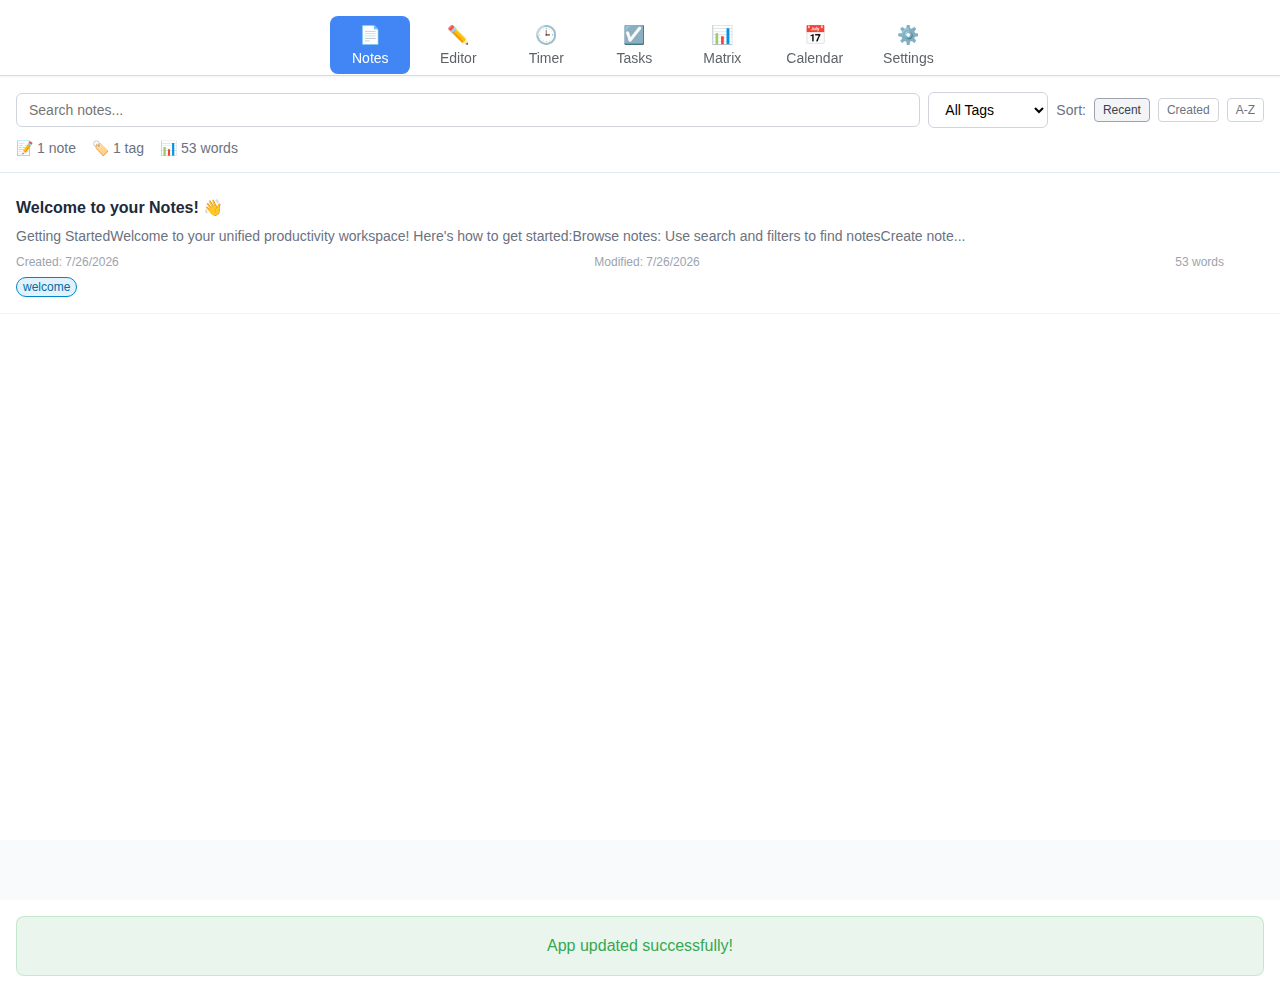
<file: index.html>
<!DOCTYPE html>
<html lang="en">
<head>
    <meta charset="UTF-8">
    <meta name="viewport" content="width=device-width, initial-scale=1.0">
    <meta name="description" content="Unified Productivity Suite - A Progressive Web App combining note-taking and productivity tools">
    <meta name="theme-color" content="#4285f4">
    
    <!-- PWA Meta Tags -->
    <meta name="mobile-web-app-capable" content="yes">
    <meta name="apple-mobile-web-app-capable" content="yes">
    <meta name="apple-mobile-web-app-status-bar-style" content="default">
    <meta name="apple-mobile-web-app-title" content="Productivity Suite">
    
    <!-- Icons -->
    <link rel="icon" type="image/png" sizes="192x192" href="icons/icon-192x192.png">
    <link rel="icon" type="image/png" sizes="512x512" href="icons/icon-512x512.png">
    <link rel="apple-touch-icon" href="icons/icon-192x192.png">
    
    <!-- Manifest -->
    <link rel="manifest" href="manifest.json">
    
    <!-- Styles -->
    <link rel="stylesheet" href="styles.css">
    
    <title>Productivity Suite</title>
</head>
<body>
    <div id="app">
        <!-- Navigation -->
        <nav class="app-nav" id="app-nav">
            <div class="nav-container">
                <button class="nav-item active" data-tool="notes-list" aria-label="Notes List">
                    <span class="nav-icon">📄</span>
                    <span class="nav-text">Notes</span>
                </button>
                <button class="nav-item" data-tool="note-editor" aria-label="Note Editor">
                    <span class="nav-icon">✏️</span>
                    <span class="nav-text">Editor</span>
                </button>
                <button class="nav-item" data-tool="pomodoro" aria-label="Pomodoro Timer">
                    <span class="nav-icon">🕒</span>
                    <span class="nav-text">Timer</span>
                </button>
                <button class="nav-item" data-tool="checklist" aria-label="Checklist">
                    <span class="nav-icon">☑️</span>
                    <span class="nav-text">Tasks</span>
                </button>
                <button class="nav-item" data-tool="eisenhower" aria-label="Eisenhower Matrix">
                    <span class="nav-icon">📊</span>
                    <span class="nav-text">Matrix</span>
                </button>
                <button class="nav-item" data-tool="calendar" aria-label="Calendar">
                    <span class="nav-icon">📅</span>
                    <span class="nav-text">Calendar</span>
                </button>
                <button class="nav-item" data-tool="settings" aria-label="Settings">
                    <span class="nav-icon">⚙️</span>
                    <span class="nav-text">Settings</span>
                </button>
            </div>
        </nav>

        <!-- Main content area -->
        <main class="app-main" id="app-main">
            <!-- Tool content will be loaded here via iframe -->
            <div style="height: 100%; display: flex; align-items: center; justify-content: center; color: #666;"></div>
        </main>

        <!-- Status indicator -->
        <div id="status" class="status"></div>
    </div>

    <!-- Background Settings Iframe for Auto-Sync -->
    <iframe 
        id="background-settings" 
        src="settings.html" 
        style="position: fixed; top: -9999px; left: -9999px; width: 1px; height: 1px; border: none; opacity: 0; pointer-events: none;"
        title="Background Settings for Auto-Sync"
        sandbox="allow-scripts allow-same-origin allow-forms allow-modals"
    ></iframe>

    <!-- Scripts -->
    <script src="encrypted-storage.js"></script>
    <script src="app.js"></script>
</body>
</html>
</file>
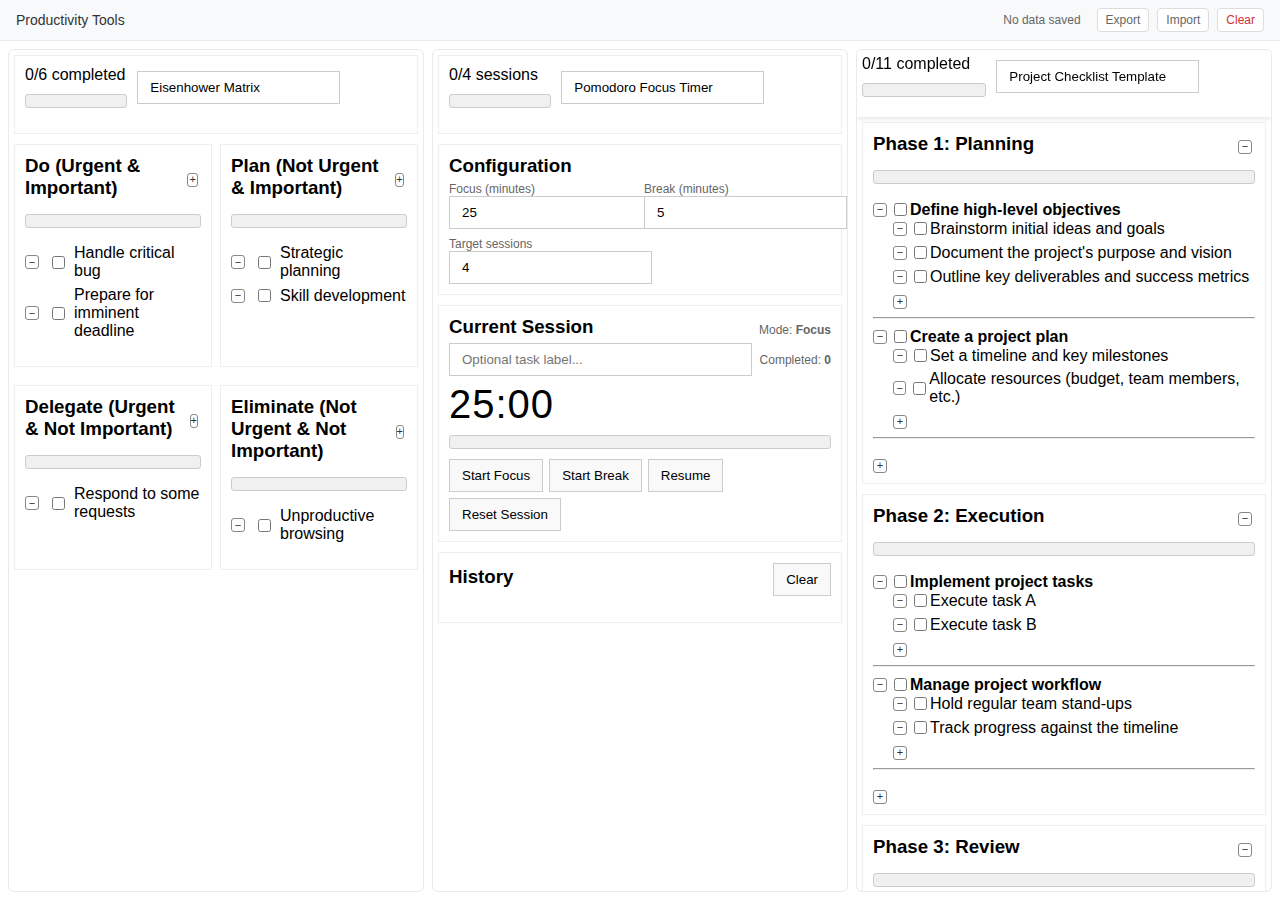
<file: ProductivityTools/index.html>
<!DOCTYPE html>
<html lang="en">
<head>
    <meta charset="UTF-8" />
    <meta name="viewport" content="width=device-width, initial-scale=1.0" />
    <title>Productivity Tools</title>
    <style>
        :root {
            --border: #eaeaea;
            --frame-height: 420px;
        }
        html, body { height: 100%; }
        body { margin: 0; font-family: sans-serif; display:flex; flex-direction:column; background:#fff; color:#000; }
        
        .header {
            background: #f8f9fa;
            border-bottom: 1px solid var(--border);
            padding: 8px 16px;
            display: flex;
            justify-content: space-between;
            align-items: center;
            font-size: 14px;
        }
        
        .header-title {
            font-weight: 500;
            color: #333;
        }
        
        .header-controls {
            display: flex;
            gap: 8px;
            align-items: center;
        }
        
        .header-button {
            padding: 4px 8px;
            border: 1px solid #ddd;
            background: #fff;
            border-radius: 4px;
            font-size: 12px;
            cursor: pointer;
            color: #666;
            text-decoration: none;
        }
        
        .header-button:hover {
            background: #f0f0f0;
            color: #333;
        }
        
        .storage-status {
            font-size: 12px;
            color: #666;
            margin-right: 8px;
        }
        
        .three-col { flex:1; display:flex; gap: 8px; padding: 8px; align-items: stretch; min-height: 0; }
        .col { flex: 1 1 0; display:flex; flex-direction:column; gap:8px; min-width: 260px; min-height: 0; }
        .frame-card { border: 1px solid var(--border); border-radius: 6px; overflow: hidden; display: flex; flex-direction: column; flex: 1 1 0; background:#fff; min-height: 0; }
        .frame-body { flex:1; min-height: 0; }
        .frame-body iframe { width: 100%; height: 100%; border: 0; display: block; }
    </style>
    <link rel="icon" href="data:," />
    <meta name="color-scheme" content="light" />
    <script src="storage.js"></script>
</head>
<body>
    
    <!-- Header with storage controls -->
    <div class="header">
        <div class="header-title">Productivity Tools</div>
        <div class="header-controls">
            <span class="storage-status" id="storage-status">Auto-saving enabled</span>
            <button class="header-button" onclick="exportAllData()">Export</button>
            <button class="header-button" onclick="importAllData()">Import</button>
            <button class="header-button" onclick="clearAllData()" style="color: #d32f2f;">Clear</button>
        </div>
    </div>
    
    <div class="three-col">
        <!-- First column: Eisenhower -->
        <div class="col">
            <div class="frame-card">
                <div class="frame-body">
                    <iframe id="frame-eisenhower" src="eisenhower.html"></iframe>
                </div>
            </div>
        </div>
        <!-- Second column: Pomodoro -->
        <div class="col">
            <div class="frame-card">
                <div class="frame-body">
                    <iframe id="frame-pomodoro" src="pomodoro.html"></iframe>
                </div>
            </div>
        </div>
        <!-- Third column: Checklist -->
        <div class="col">
            <div class="frame-card">
                <div class="frame-body">
                    <iframe id="frame-checklist" src="checklist.html"></iframe>
                </div>
            </div>
        </div>
    </div>



    <script>
        document.addEventListener('DOMContentLoaded', () => {
            const defaultHeight = 420;
            document.documentElement.style.setProperty('--frame-height', defaultHeight + 'px');
            document.querySelectorAll('.frame-body').forEach(el => el.style.height = defaultHeight + 'px');
            
            // Initialize storage status
            updateStorageStatus();
        });

        // Storage Management Functions
        function updateStorageStatus() {
            const statusElement = document.getElementById('storage-status');
            const storage = window.productivityStorage;
            const info = storage.getStorageInfo();
            
            if (Object.keys(info).length === 0) {
                statusElement.textContent = 'No data saved';
            } else {
                const totalApps = Object.keys(info).length;
                statusElement.textContent = `${totalApps} app${totalApps > 1 ? 's' : ''} with saved data`;
            }
        }

        async function exportAllData() {
            try {
                const data = window.productivityStorage.exportAllData();
                const handle = await window.showSaveFilePicker({
                    suggestedName: 'productivity-tools-backup.json',
                    types: [{ description: 'JSON Files', accept: { 'application/json': ['.json'] } }]
                });
                const writable = await handle.createWritable();
                await writable.write(new Blob([data], { type: 'application/json' }));
                await writable.close();
                alert('All data exported successfully!');
            } catch (err) {
                if (err && err.name !== 'AbortError') {
                    console.error('Error exporting data:', err);
                    alert('Error exporting data. Please try again.');
                }
            }
        }

        async function importAllData() {
            try {
                const [handle] = await window.showOpenFilePicker({
                    types: [{ description: 'JSON Files', accept: { 'application/json': ['.json'] } }],
                    multiple: false
                });
                const file = await handle.getFile();
                const text = await file.text();
                const success = window.productivityStorage.importAllData(text);
                if (success) {
                    alert('Data imported successfully! Please refresh the page to see the changes.');
                    location.reload();
                } else {
                    alert('Error importing data. Please check the file format.');
                }
            } catch (err) {
                if (err && err.name !== 'AbortError') {
                    console.error('Error importing data:', err);
                    alert('Error importing data. Please try again.');
                }
            }
        }

        function clearAllData() {
            if (confirm('Are you sure you want to clear all saved data? This action cannot be undone.')) {
                window.productivityStorage.clearAllData();
                updateStorageStatus();
                alert('All data cleared successfully!');
            }
        }
    </script>
</body>
</html>
</file>
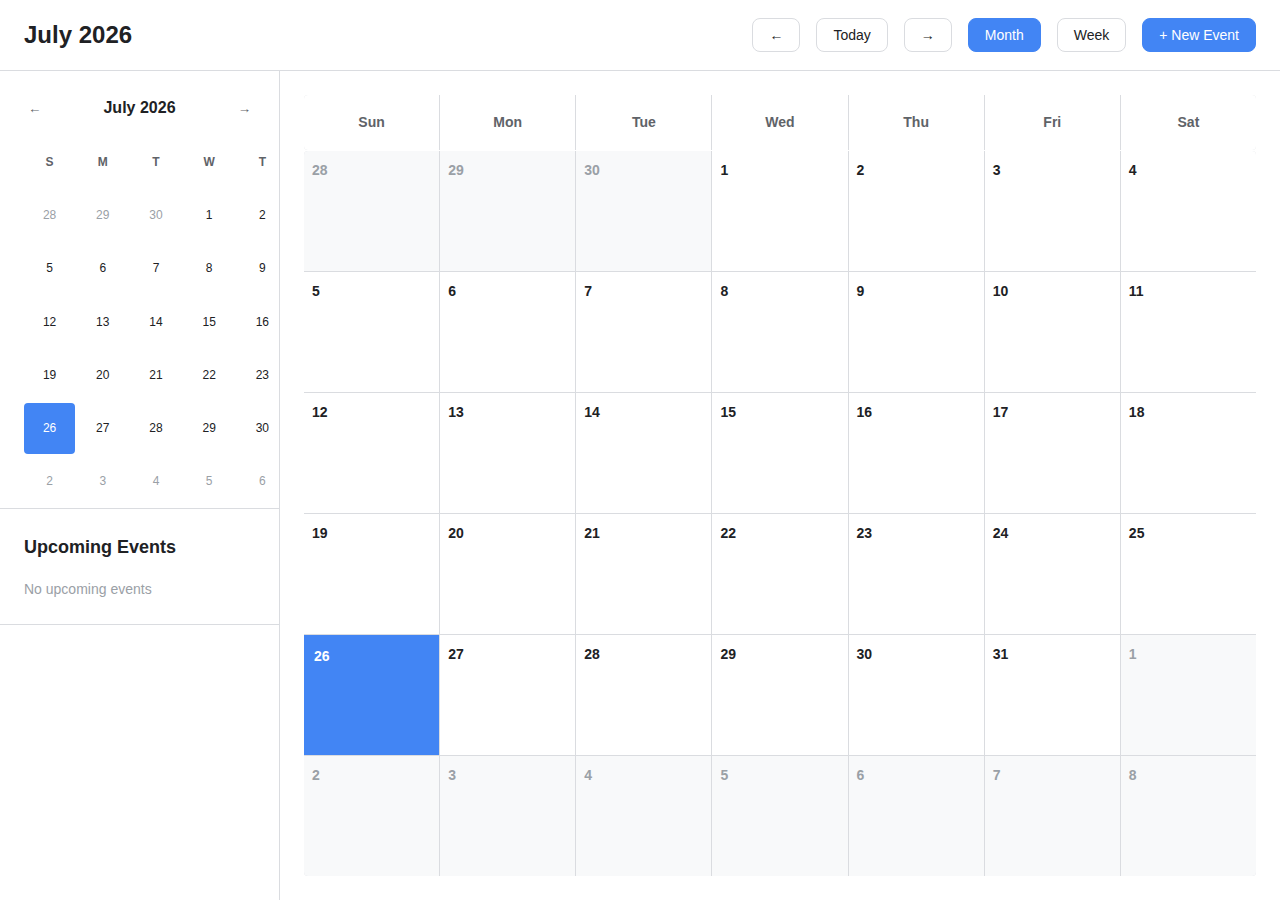
<file: calendar.html>
<!DOCTYPE html>
<html lang="en">
<head>
    <meta charset="UTF-8">
    <meta name="viewport" content="width=device-width, initial-scale=1.0">
    <title>Calendar - Event Manager</title>
    <style>
        /* CSS Variables */
        :root {
            --primary-color: #4285f4;
            --primary-dark: #3367d6;
            --secondary-color: #34a853;
            --accent-color: #fbbc04;
            --danger-color: #ea4335;
            --text-primary: #202124;
            --text-secondary: #5f6368;
            --text-muted: #9aa0a6;
            --border-color: #dadce0;
            --surface-color: #ffffff;
            --background-color: #f8f9fa;
            --surface-elevated: #ffffff;
            --spacing-xs: 0.25rem;
            --spacing-sm: 0.5rem;
            --spacing-md: 1rem;
            --spacing-lg: 1.5rem;
            --spacing-xl: 2rem;
            --radius-sm: 4px;
            --radius-md: 8px;
            --radius-lg: 12px;
            --font-family: -apple-system, BlinkMacSystemFont, 'Segoe UI', Roboto, sans-serif;
            --font-size-xs: 0.75rem;
            --font-size-sm: 0.875rem;
            --font-size-base: 1rem;
            --font-size-lg: 1.125rem;
            --font-size-xl: 1.25rem;
            --font-size-2xl: 1.5rem;
            --shadow-sm: 0 1px 2px rgba(0,0,0,0.05);
            --shadow-md: 0 1px 3px rgba(0,0,0,0.1), 0 1px 2px rgba(0,0,0,0.06);
            --shadow-lg: 0 4px 6px rgba(0,0,0,0.1), 0 2px 4px rgba(0,0,0,0.06);
        }

        * {
            margin: 0;
            padding: 0;
            box-sizing: border-box;
        }

        body {
            font-family: var(--font-family);
            font-size: var(--font-size-base);
            line-height: 1.6;
            color: var(--text-primary);
            background: var(--background-color);
            min-height: 100vh;
            overflow-x: hidden;
        }

        .calendar-container {
            height: 100vh;
            display: flex;
            flex-direction: column;
            max-width: 1400px;
            margin: 0 auto;
            background: var(--surface-color);
        }

        /* Header */
        .calendar-header {
            display: flex;
            justify-content: space-between;
            align-items: center;
            padding: var(--spacing-md) var(--spacing-lg);
            border-bottom: 1px solid var(--border-color);
            background: var(--surface-elevated);
            flex-shrink: 0;
        }

        .calendar-title {
            font-size: var(--font-size-2xl);
            font-weight: 600;
            color: var(--text-primary);
        }

        .calendar-nav {
            display: flex;
            align-items: center;
            gap: var(--spacing-md);
        }

        .nav-button {
            display: flex;
            align-items: center;
            gap: var(--spacing-xs);
            padding: var(--spacing-sm) var(--spacing-md);
            border: 1px solid var(--border-color);
            border-radius: var(--radius-md);
            background: var(--surface-elevated);
            color: var(--text-primary);
            font-size: var(--font-size-sm);
            font-weight: 500;
            cursor: pointer;
            transition: all 0.2s ease;
            text-decoration: none;
            white-space: nowrap;
        }

        .nav-button:hover {
            background: var(--background-color);
            border-color: var(--text-secondary);
        }

        .nav-button.primary {
            background: var(--primary-color);
            color: white;
            border-color: var(--primary-color);
        }

        .nav-button.primary:hover {
            background: var(--primary-dark);
            border-color: var(--primary-dark);
        }

        .nav-button.active {
            background: var(--primary-color);
            color: white;
            border-color: var(--primary-color);
        }

        /* Calendar Main Content */
        .calendar-main {
            flex: 1;
            display: flex;
            min-height: 0;
        }

        .calendar-sidebar {
            width: 280px;
            border-right: 1px solid var(--border-color);
            background: var(--surface-elevated);
            display: flex;
            flex-direction: column;
            overflow: hidden;
        }

        .sidebar-section {
            padding: var(--spacing-lg);
            border-bottom: 1px solid var(--border-color);
        }

        .sidebar-section h3 {
            font-size: var(--font-size-lg);
            font-weight: 600;
            margin-bottom: var(--spacing-md);
            color: var(--text-primary);
        }

        .calendar-view {
            flex: 1;
            display: flex;
            flex-direction: column;
            overflow: hidden;
        }

        /* Month View */
        .month-view {
            flex: 1;
            display: flex;
            flex-direction: column;
            padding: var(--spacing-lg);
        }

        .month-header {
            display: grid;
            grid-template-columns: repeat(7, 1fr);
            gap: 1px;
            margin-bottom: 1px;
            background: var(--border-color);
            border-radius: var(--radius-sm);
            overflow: hidden;
        }

        .day-header {
            background: var(--surface-elevated);
            padding: var(--spacing-md);
            text-align: center;
            font-weight: 600;
            font-size: var(--font-size-sm);
            color: var(--text-secondary);
        }

        .month-grid {
            display: grid;
            grid-template-columns: repeat(7, 1fr);
            grid-template-rows: repeat(6, 1fr);
            gap: 1px;
            background: var(--border-color);
            border-radius: var(--radius-sm);
            overflow: hidden;
            flex: 1;
            min-height: 400px;
        }

        .day-cell {
            background: var(--surface-elevated);
            padding: var(--spacing-sm);
            min-height: 80px;
            display: flex;
            flex-direction: column;
            cursor: pointer;
            transition: background-color 0.2s ease;
        }

        .day-cell:hover {
            background: var(--background-color);
        }

        .day-cell.other-month {
            background: var(--background-color);
            color: var(--text-muted);
        }

        .day-cell.today {
            background: rgba(66, 133, 244, 0.1);
            border: 2px solid var(--primary-color);
        }

        .day-cell.selected {
            background: var(--primary-color);
            color: white;
        }

        .day-number {
            font-weight: 600;
            font-size: var(--font-size-sm);
            margin-bottom: var(--spacing-xs);
        }

        .day-events {
            flex: 1;
            display: flex;
            flex-direction: column;
            gap: 2px;
            overflow: hidden;
        }

        .event-item {
            background: var(--accent-color);
            color: var(--text-primary);
            padding: 2px var(--spacing-xs);
            border-radius: var(--radius-sm);
            font-size: var(--font-size-xs);
            text-overflow: ellipsis;
            overflow: hidden;
            white-space: nowrap;
            cursor: pointer;
        }

        .event-item.priority-high {
            background: var(--danger-color);
            color: white;
        }

        .event-item.priority-medium {
            background: var(--accent-color);
            color: var(--text-primary);
        }

        .event-item.priority-low {
            background: var(--secondary-color);
            color: white;
        }

        /* Week View */
        .week-view {
            flex: 1;
            display: none;
            flex-direction: column;
            padding: var(--spacing-lg);
        }

        .week-header {
            display: grid;
            grid-template-columns: 60px repeat(7, 1fr);
            gap: 1px;
            margin-bottom: 1px;
            background: var(--border-color);
            border-radius: var(--radius-sm);
            overflow: hidden;
        }

        .time-label {
            background: var(--surface-elevated);
            padding: var(--spacing-sm);
            text-align: center;
            font-weight: 600;
            font-size: var(--font-size-xs);
            color: var(--text-secondary);
        }

        .week-day-header {
            background: var(--surface-elevated);
            padding: var(--spacing-sm);
            text-align: center;
            font-weight: 600;
            font-size: var(--font-size-sm);
            color: var(--text-secondary);
        }

        .week-grid {
            display: grid;
            grid-template-columns: 60px repeat(7, 1fr);
            gap: 1px;
            background: var(--border-color);
            border-radius: var(--radius-sm);
            overflow: hidden;
            flex: 1;
            max-height: 600px;
            overflow-y: auto;
        }

        .hour-label {
            background: var(--surface-elevated);
            padding: var(--spacing-sm);
            text-align: center;
            font-size: var(--font-size-xs);
            color: var(--text-muted);
            border-right: 1px solid var(--border-color);
        }

        .hour-slot {
            background: var(--surface-elevated);
            min-height: 40px;
            padding: 2px;
            cursor: pointer;
            position: relative;
        }

        .hour-slot:hover {
            background: var(--background-color);
        }

        /* Event Modal */
        .modal-overlay {
            position: fixed;
            top: 0;
            left: 0;
            right: 0;
            bottom: 0;
            background: rgba(0,0,0,0.5);
            display: none;
            align-items: center;
            justify-content: center;
            z-index: 1000;
            padding: var(--spacing-md);
        }

        .modal-content {
            background: var(--surface-elevated);
            border-radius: var(--radius-lg);
            max-width: 500px;
            width: 100%;
            max-height: 90vh;
            overflow-y: auto;
            box-shadow: var(--shadow-lg);
        }

        .modal-header {
            display: flex;
            justify-content: space-between;
            align-items: center;
            padding: var(--spacing-lg);
            border-bottom: 1px solid var(--border-color);
        }

        .modal-title {
            font-size: var(--font-size-xl);
            font-weight: 600;
        }

        .modal-close {
            background: none;
            border: none;
            font-size: var(--font-size-2xl);
            cursor: pointer;
            color: var(--text-secondary);
            padding: var(--spacing-xs);
            border-radius: var(--radius-sm);
        }

        .modal-close:hover {
            background: var(--background-color);
        }

        .modal-body {
            padding: var(--spacing-lg);
        }

        .form-group {
            margin-bottom: var(--spacing-lg);
        }

        .form-group label {
            display: block;
            font-weight: 600;
            margin-bottom: var(--spacing-xs);
            color: var(--text-primary);
        }

        .form-input {
            width: 100%;
            padding: var(--spacing-sm) var(--spacing-md);
            border: 1px solid var(--border-color);
            border-radius: var(--radius-md);
            background: var(--surface-elevated);
            color: var(--text-primary);
            font-size: var(--font-size-sm);
        }

        .form-input:focus {
            outline: none;
            border-color: var(--primary-color);
            box-shadow: 0 0 0 3px rgba(66, 133, 244, 0.1);
        }

        .form-textarea {
            min-height: 80px;
            resize: vertical;
        }

        .form-select {
            width: 100%;
            padding: var(--spacing-sm) var(--spacing-md);
            border: 1px solid var(--border-color);
            border-radius: var(--radius-md);
            background: var(--surface-elevated);
            color: var(--text-primary);
            font-size: var(--font-size-sm);
        }

        .form-row {
            display: grid;
            grid-template-columns: 1fr 1fr;
            gap: var(--spacing-md);
        }

        .modal-footer {
            display: flex;
            justify-content: flex-end;
            gap: var(--spacing-md);
            padding: var(--spacing-lg);
            border-top: 1px solid var(--border-color);
        }

        .btn-danger {
            background: var(--danger-color);
            color: white;
            border-color: var(--danger-color);
        }

        .btn-danger:hover {
            background: #c82333;
            border-color: #c82333;
        }

        /* Mini Calendar */
        .mini-calendar {
            margin-bottom: var(--spacing-lg);
        }

        .mini-month-nav {
            display: flex;
            justify-content: space-between;
            align-items: center;
            margin-bottom: var(--spacing-md);
        }

        .mini-month-title {
            font-weight: 600;
            font-size: var(--font-size-base);
        }

        .mini-nav-btn {
            background: none;
            border: none;
            padding: var(--spacing-xs);
            cursor: pointer;
            border-radius: var(--radius-sm);
            color: var(--text-secondary);
        }

        .mini-nav-btn:hover {
            background: var(--background-color);
        }

        .mini-grid {
            display: grid;
            grid-template-columns: repeat(7, 1fr);
            gap: 2px;
        }

        .mini-day {
            aspect-ratio: 1;
            display: flex;
            align-items: center;
            justify-content: center;
            font-size: var(--font-size-xs);
            cursor: pointer;
            border-radius: var(--radius-sm);
            transition: background-color 0.2s ease;
        }

        .mini-day:hover {
            background: var(--background-color);
        }

        .mini-day.today {
            background: var(--primary-color);
            color: white;
        }

        .mini-day.other-month {
            color: var(--text-muted);
        }

        /* Event List */
        .event-list {
            flex: 1;
            overflow-y: auto;
        }

        .event-list-item {
            display: flex;
            align-items: center;
            gap: var(--spacing-sm);
            padding: var(--spacing-sm);
            border-bottom: 1px solid var(--border-color);
            cursor: pointer;
            transition: background-color 0.2s ease;
        }

        .event-list-item:hover {
            background: var(--background-color);
        }

        .event-color {
            width: 12px;
            height: 12px;
            border-radius: 50%;
            flex-shrink: 0;
        }

        .event-details {
            flex: 1;
            min-width: 0;
        }

        .event-title {
            font-weight: 500;
            font-size: var(--font-size-sm);
            color: var(--text-primary);
            text-overflow: ellipsis;
            overflow: hidden;
            white-space: nowrap;
        }

        .event-time {
            font-size: var(--font-size-xs);
            color: var(--text-secondary);
        }

        /* Responsive */
        @media (max-width: 768px) {
            .calendar-sidebar {
                display: none;
            }
            
            .calendar-header {
                padding: var(--spacing-sm);
                flex-wrap: wrap;
                gap: var(--spacing-sm);
            }
            
            .calendar-nav {
                gap: var(--spacing-sm);
            }
            
            .nav-button {
                padding: var(--spacing-xs) var(--spacing-sm);
                font-size: var(--font-size-xs);
            }
            
            .month-view, .week-view {
                padding: var(--spacing-sm);
            }
            
            .day-cell {
                min-height: 60px;
            }
            
            .modal-content {
                margin: var(--spacing-sm);
            }
        }

        .hidden {
            display: none !important;
        }

        /* Today indicator */
        .is-today {
            background: rgba(66, 133, 244, 0.1) !important;
            border: 2px solid var(--primary-color) !important;
        }

        /* Selected date */
        .is-selected {
            background: var(--primary-color) !important;
            color: white !important;
        }
    </style>
</head>
<body>
    <div class="calendar-container">
        <!-- Header -->
        <div class="calendar-header">
            <h1 class="calendar-title" id="calendar-title">Calendar</h1>
            <div class="calendar-nav">
                <button class="nav-button" id="prev-period" title="Previous">←</button>
                <button class="nav-button" id="today-btn">Today</button>
                <button class="nav-button" id="next-period" title="Next">→</button>
                <button class="nav-button active" id="month-view-btn">Month</button>
                <button class="nav-button" id="week-view-btn">Week</button>
                <button class="nav-button primary" id="new-event-btn">+ New Event</button>
            </div>
        </div>

        <!-- Main Content -->
        <div class="calendar-main">
            <!-- Sidebar -->
            <div class="calendar-sidebar">
                <!-- Mini Calendar -->
                <div class="sidebar-section">
                    <div class="mini-calendar">
                        <div class="mini-month-nav">
                            <button class="mini-nav-btn" id="mini-prev">←</button>
                            <span class="mini-month-title" id="mini-month-title">December 2024</span>
                            <button class="mini-nav-btn" id="mini-next">→</button>
                        </div>
                        <div class="mini-grid" id="mini-calendar-grid">
                            <!-- Mini calendar days will be generated here -->
                        </div>
                    </div>
                </div>

                <!-- Upcoming Events -->
                <div class="sidebar-section">
                    <h3>Upcoming Events</h3>
                    <div class="event-list" id="upcoming-events">
                        <!-- Upcoming events will be listed here -->
                    </div>
                </div>
            </div>

            <!-- Calendar Views -->
            <div class="calendar-view">
                <!-- Month View -->
                <div class="month-view" id="month-view">
                    <div class="month-header">
                        <div class="day-header">Sun</div>
                        <div class="day-header">Mon</div>
                        <div class="day-header">Tue</div>
                        <div class="day-header">Wed</div>
                        <div class="day-header">Thu</div>
                        <div class="day-header">Fri</div>
                        <div class="day-header">Sat</div>
                    </div>
                    <div class="month-grid" id="month-grid">
                        <!-- Calendar days will be generated here -->
                    </div>
                </div>

                <!-- Week View -->
                <div class="week-view" id="week-view">
                    <div class="week-header" id="week-header">
                        <div class="time-label"></div>
                        <!-- Week day headers will be generated here -->
                    </div>
                    <div class="week-grid" id="week-grid">
                        <!-- Week view will be generated here -->
                    </div>
                </div>
            </div>
        </div>
    </div>

    <!-- Event Modal -->
    <div class="modal-overlay" id="event-modal">
        <div class="modal-content">
            <div class="modal-header">
                <h2 class="modal-title" id="modal-title">New Event</h2>
                <button class="modal-close" id="modal-close">&times;</button>
            </div>
            <div class="modal-body">
                <form id="event-form">
                    <div class="form-group">
                        <label for="event-title">Title</label>
                        <input type="text" id="event-title" class="form-input" required>
                    </div>
                    <div class="form-group">
                        <label for="event-description">Description</label>
                        <textarea id="event-description" class="form-input form-textarea"></textarea>
                    </div>
                    <div class="form-row">
                        <div class="form-group">
                            <label for="event-date">Date</label>
                            <input type="date" id="event-date" class="form-input" required>
                        </div>
                        <div class="form-group">
                            <label for="event-time">Time</label>
                            <input type="time" id="event-time" class="form-input">
                        </div>
                    </div>
                    <div class="form-row">
                        <div class="form-group">
                            <label for="event-priority">Priority</label>
                            <select id="event-priority" class="form-select">
                                <option value="low">Low</option>
                                <option value="medium" selected>Medium</option>
                                <option value="high">High</option>
                            </select>
                        </div>
                        <div class="form-group">
                            <label for="event-category">Category</label>
                            <select id="event-category" class="form-select">
                                <option value="personal">Personal</option>
                                <option value="work">Work</option>
                                <option value="health">Health</option>
                                <option value="social">Social</option>
                                <option value="other">Other</option>
                            </select>
                        </div>
                    </div>
                    <div class="form-group">
                        <label for="event-reminder">Reminder</label>
                        <select id="event-reminder" class="form-select">
                            <option value="none">No reminder</option>
                            <option value="15">15 minutes before</option>
                            <option value="30">30 minutes before</option>
                            <option value="60">1 hour before</option>
                            <option value="1440">1 day before</option>
                        </select>
                    </div>
                </form>
            </div>
            <div class="modal-footer">
                <button type="button" class="nav-button btn-danger hidden" id="delete-event-btn">Delete</button>
                <button type="button" class="nav-button" id="cancel-btn">Cancel</button>
                <button type="submit" class="nav-button primary" id="save-event-btn">Save Event</button>
            </div>
        </div>
    </div>

    <!-- Scripts -->
    <script src="encrypted-storage.js"></script>
    <script>
        class CalendarApp {
            constructor() {
                this.currentDate = new Date();
                this.selectedDate = new Date();
                this.currentView = 'month';
                this.events = [];
                this.editingEvent = null;
                this.storage = null;
                
                this.init();
            }

            async init() {
                await this.initStorage();
                await this.loadEvents();
                this.setupEventListeners();
                this.render();
            }

            async initStorage() {
                try {
                    if (typeof EncryptedStorage !== 'undefined') {
                        this.storage = new EncryptedStorage();
                    } else {
                        this.storage = {
                            async saveEncrypted(key, data) {
                                localStorage.setItem(key, JSON.stringify(data));
                                return true;
                            },
                            async loadEncrypted(key) {
                                const data = localStorage.getItem(key);
                                return data ? JSON.parse(data) : null;
                            }
                        };
                    }
                } catch (error) {
                    console.error('Storage initialization failed:', error);
                }
            }

            async loadEvents() {
                try {
                    const savedEvents = await this.storage.loadEncrypted('calendar-data');
                    if (savedEvents && Array.isArray(savedEvents)) {
                        this.events = savedEvents.map(event => ({
                            ...event,
                            date: new Date(event.date)
                        }));
                    }
                } catch (error) {
                    console.error('Failed to load events:', error);
                }
            }

            async saveEvents() {
                try {
                    const eventsToSave = this.events.map(event => ({
                        ...event,
                        date: event.date.toISOString()
                    }));
                    await this.storage.saveEncrypted('calendar-data', eventsToSave);
                } catch (error) {
                    console.error('Failed to save events:', error);
                }
            }

            setupEventListeners() {
                // Navigation buttons
                document.getElementById('prev-period').addEventListener('click', () => this.navigatePrevious());
                document.getElementById('next-period').addEventListener('click', () => this.navigateNext());
                document.getElementById('today-btn').addEventListener('click', () => this.goToToday());
                
                // View buttons
                document.getElementById('month-view-btn').addEventListener('click', () => this.switchView('month'));
                document.getElementById('week-view-btn').addEventListener('click', () => this.switchView('week'));
                
                // Event modal
                document.getElementById('new-event-btn').addEventListener('click', () => this.openEventModal());
                document.getElementById('modal-close').addEventListener('click', () => this.closeEventModal());
                document.getElementById('cancel-btn').addEventListener('click', () => this.closeEventModal());
                document.getElementById('save-event-btn').addEventListener('click', () => this.saveEvent());
                document.getElementById('delete-event-btn').addEventListener('click', () => this.deleteEvent());
                
                // Modal overlay click to close
                document.getElementById('event-modal').addEventListener('click', (e) => {
                    if (e.target === e.currentTarget) {
                        this.closeEventModal();
                    }
                });
                
                // Mini calendar navigation
                document.getElementById('mini-prev').addEventListener('click', () => this.navigateMiniCalendar(-1));
                document.getElementById('mini-next').addEventListener('click', () => this.navigateMiniCalendar(1));
                
                // Form submission
                document.getElementById('event-form').addEventListener('submit', (e) => {
                    e.preventDefault();
                    this.saveEvent();
                });
            }

            navigatePrevious() {
                if (this.currentView === 'month') {
                    this.currentDate.setMonth(this.currentDate.getMonth() - 1);
                } else if (this.currentView === 'week') {
                    this.currentDate.setDate(this.currentDate.getDate() - 7);
                }
                this.render();
            }

            navigateNext() {
                if (this.currentView === 'month') {
                    this.currentDate.setMonth(this.currentDate.getMonth() + 1);
                } else if (this.currentView === 'week') {
                    this.currentDate.setDate(this.currentDate.getDate() + 7);
                }
                this.render();
            }

            goToToday() {
                this.currentDate = new Date();
                this.selectedDate = new Date();
                this.render();
            }

            switchView(view) {
                this.currentView = view;
                
                // Update button states
                document.querySelectorAll('#month-view-btn, #week-view-btn').forEach(btn => {
                    btn.classList.remove('active');
                });
                document.getElementById(`${view}-view-btn`).classList.add('active');
                
                // Show/hide views
                document.getElementById('month-view').style.display = view === 'month' ? 'flex' : 'none';
                document.getElementById('week-view').style.display = view === 'week' ? 'flex' : 'none';
                
                this.render();
            }

            navigateMiniCalendar(direction) {
                this.currentDate.setMonth(this.currentDate.getMonth() + direction);
                this.render();
            }

            render() {
                this.updateTitle();
                this.renderMiniCalendar();
                this.renderUpcomingEvents();
                
                if (this.currentView === 'month') {
                    this.renderMonthView();
                } else if (this.currentView === 'week') {
                    this.renderWeekView();
                }
            }

            updateTitle() {
                const months = [
                    'January', 'February', 'March', 'April', 'May', 'June',
                    'July', 'August', 'September', 'October', 'November', 'December'
                ];
                
                if (this.currentView === 'month') {
                    document.getElementById('calendar-title').textContent = 
                        `${months[this.currentDate.getMonth()]} ${this.currentDate.getFullYear()}`;
                } else if (this.currentView === 'week') {
                    const startOfWeek = new Date(this.currentDate);
                    startOfWeek.setDate(this.currentDate.getDate() - this.currentDate.getDay());
                    const endOfWeek = new Date(startOfWeek);
                    endOfWeek.setDate(startOfWeek.getDate() + 6);
                    
                    document.getElementById('calendar-title').textContent = 
                        `${startOfWeek.getMonth() === endOfWeek.getMonth() ? 
                            months[startOfWeek.getMonth()] : 
                            months[startOfWeek.getMonth()] + ' - ' + months[endOfWeek.getMonth()]
                        } ${startOfWeek.getFullYear()}`;
                }
            }

            renderMiniCalendar() {
                const months = [
                    'January', 'February', 'March', 'April', 'May', 'June',
                    'July', 'August', 'September', 'October', 'November', 'December'
                ];
                
                document.getElementById('mini-month-title').textContent = 
                    `${months[this.currentDate.getMonth()]} ${this.currentDate.getFullYear()}`;
                
                const grid = document.getElementById('mini-calendar-grid');
                grid.innerHTML = '';
                
                // Day headers
                ['S', 'M', 'T', 'W', 'T', 'F', 'S'].forEach(day => {
                    const header = document.createElement('div');
                    header.className = 'mini-day day-header';
                    header.textContent = day;
                    header.style.fontWeight = '600';
                    header.style.color = 'var(--text-secondary)';
                    grid.appendChild(header);
                });
                
                const firstDay = new Date(this.currentDate.getFullYear(), this.currentDate.getMonth(), 1);
                const lastDay = new Date(this.currentDate.getFullYear(), this.currentDate.getMonth() + 1, 0);
                const startDate = new Date(firstDay);
                startDate.setDate(startDate.getDate() - firstDay.getDay());
                
                const today = new Date();
                
                for (let i = 0; i < 42; i++) {
                    const cellDate = new Date(startDate);
                    cellDate.setDate(startDate.getDate() + i);
                    
                    const day = document.createElement('div');
                    day.className = 'mini-day';
                    day.textContent = cellDate.getDate();
                    
                    if (cellDate.getMonth() !== this.currentDate.getMonth()) {
                        day.classList.add('other-month');
                    }
                    
                    if (this.isSameDay(cellDate, today)) {
                        day.classList.add('today');
                    }
                    
                    day.addEventListener('click', () => {
                        this.selectedDate = new Date(cellDate);
                        if (cellDate.getMonth() !== this.currentDate.getMonth()) {
                            this.currentDate = new Date(cellDate);
                        }
                        this.render();
                    });
                    
                    grid.appendChild(day);
                }
            }

            renderMonthView() {
                const grid = document.getElementById('month-grid');
                grid.innerHTML = '';
                
                const firstDay = new Date(this.currentDate.getFullYear(), this.currentDate.getMonth(), 1);
                const startDate = new Date(firstDay);
                startDate.setDate(startDate.getDate() - firstDay.getDay());
                
                const today = new Date();
                
                for (let i = 0; i < 42; i++) {
                    const cellDate = new Date(startDate);
                    cellDate.setDate(startDate.getDate() + i);
                    
                    const dayCell = document.createElement('div');
                    dayCell.className = 'day-cell';
                    
                    if (cellDate.getMonth() !== this.currentDate.getMonth()) {
                        dayCell.classList.add('other-month');
                    }
                    
                    if (this.isSameDay(cellDate, today)) {
                        dayCell.classList.add('today');
                    }
                    
                    if (this.isSameDay(cellDate, this.selectedDate)) {
                        dayCell.classList.add('selected');
                    }
                    
                    const dayNumber = document.createElement('div');
                    dayNumber.className = 'day-number';
                    dayNumber.textContent = cellDate.getDate();
                    dayCell.appendChild(dayNumber);
                    
                    const dayEvents = document.createElement('div');
                    dayEvents.className = 'day-events';
                    
                    // Add events for this day
                    const dayEventList = this.getEventsForDate(cellDate);
                    dayEventList.slice(0, 3).forEach(event => {
                        const eventElement = document.createElement('div');
                        eventElement.className = `event-item priority-${event.priority}`;
                        eventElement.textContent = event.title;
                        eventElement.addEventListener('click', (e) => {
                            e.stopPropagation();
                            this.editEvent(event);
                        });
                        dayEvents.appendChild(eventElement);
                    });
                    
                    if (dayEventList.length > 3) {
                        const moreElement = document.createElement('div');
                        moreElement.className = 'event-item';
                        moreElement.textContent = `+${dayEventList.length - 3} more`;
                        moreElement.style.background = 'var(--text-muted)';
                        moreElement.style.color = 'white';
                        dayEvents.appendChild(moreElement);
                    }
                    
                    dayCell.appendChild(dayEvents);
                    
                    dayCell.addEventListener('click', () => {
                        this.selectedDate = new Date(cellDate);
                        this.openEventModal(cellDate);
                    });
                    
                    grid.appendChild(dayCell);
                }
            }

            renderWeekView() {
                const weekHeader = document.getElementById('week-header');
                const weekGrid = document.getElementById('week-grid');
                
                // Clear existing content
                weekHeader.innerHTML = '<div class="time-label"></div>';
                weekGrid.innerHTML = '';
                
                // Get start of week (Sunday)
                const startOfWeek = new Date(this.currentDate);
                startOfWeek.setDate(this.currentDate.getDate() - this.currentDate.getDay());
                
                const days = ['Sun', 'Mon', 'Tue', 'Wed', 'Thu', 'Fri', 'Sat'];
                const today = new Date();
                
                // Create day headers
                for (let i = 0; i < 7; i++) {
                    const dayDate = new Date(startOfWeek);
                    dayDate.setDate(startOfWeek.getDate() + i);
                    
                    const dayHeader = document.createElement('div');
                    dayHeader.className = 'week-day-header';
                    dayHeader.innerHTML = `${days[i]}<br><span style="font-size: 0.75rem;">${dayDate.getDate()}</span>`;
                    
                    if (this.isSameDay(dayDate, today)) {
                        dayHeader.style.background = 'var(--primary-color)';
                        dayHeader.style.color = 'white';
                    }
                    
                    weekHeader.appendChild(dayHeader);
                }
                
                // Create time slots (6 AM to 11 PM)
                for (let hour = 6; hour <= 23; hour++) {
                    // Hour label
                    const hourLabel = document.createElement('div');
                    hourLabel.className = 'hour-label';
                    hourLabel.textContent = this.formatHour(hour);
                    weekGrid.appendChild(hourLabel);
                    
                    // Hour slots for each day
                    for (let day = 0; day < 7; day++) {
                        const slotDate = new Date(startOfWeek);
                        slotDate.setDate(startOfWeek.getDate() + day);
                        slotDate.setHours(hour, 0, 0, 0);
                        
                        const hourSlot = document.createElement('div');
                        hourSlot.className = 'hour-slot';
                        
                        // Check for events at this time
                        const hourEvents = this.getEventsForDateTime(slotDate);
                        hourEvents.forEach(event => {
                            const eventElement = document.createElement('div');
                            eventElement.className = `event-item priority-${event.priority}`;
                            eventElement.textContent = event.title;
                            eventElement.style.position = 'absolute';
                            eventElement.style.left = '2px';
                            eventElement.style.right = '2px';
                            eventElement.style.zIndex = '1';
                            eventElement.addEventListener('click', (e) => {
                                e.stopPropagation();
                                this.editEvent(event);
                            });
                            hourSlot.appendChild(eventElement);
                        });
                        
                        hourSlot.addEventListener('click', () => {
                            this.openEventModal(slotDate);
                        });
                        
                        weekGrid.appendChild(hourSlot);
                    }
                }
            }

            renderUpcomingEvents() {
                const container = document.getElementById('upcoming-events');
                container.innerHTML = '';
                
                const upcomingEvents = this.events
                    .filter(event => event.date >= new Date())
                    .sort((a, b) => a.date - b.date)
                    .slice(0, 10);
                
                if (upcomingEvents.length === 0) {
                    container.innerHTML = '<p style="color: var(--text-muted); font-size: var(--font-size-sm);">No upcoming events</p>';
                    return;
                }
                
                upcomingEvents.forEach(event => {
                    const eventItem = document.createElement('div');
                    eventItem.className = 'event-list-item';
                    
                    const colorDot = document.createElement('div');
                    colorDot.className = 'event-color';
                    colorDot.style.background = this.getPriorityColor(event.priority);
                    
                    const eventDetails = document.createElement('div');
                    eventDetails.className = 'event-details';
                    
                    const eventTitle = document.createElement('div');
                    eventTitle.className = 'event-title';
                    eventTitle.textContent = event.title;
                    
                    const eventTime = document.createElement('div');
                    eventTime.className = 'event-time';
                    eventTime.textContent = this.formatEventDateTime(event.date);
                    
                    eventDetails.appendChild(eventTitle);
                    eventDetails.appendChild(eventTime);
                    
                    eventItem.appendChild(colorDot);
                    eventItem.appendChild(eventDetails);
                    
                    eventItem.addEventListener('click', () => {
                        this.editEvent(event);
                    });
                    
                    container.appendChild(eventItem);
                });
            }

            openEventModal(date = null) {
                this.editingEvent = null;
                document.getElementById('modal-title').textContent = 'New Event';
                document.getElementById('delete-event-btn').classList.add('hidden');
                
                // Reset form
                document.getElementById('event-form').reset();
                
                if (date) {
                    document.getElementById('event-date').value = this.formatDateForInput(date);
                    if (date.getHours() !== 0) {
                        document.getElementById('event-time').value = this.formatTimeForInput(date);
                    }
                } else {
                    document.getElementById('event-date').value = this.formatDateForInput(this.selectedDate);
                }
                
                document.getElementById('event-modal').style.display = 'flex';
                document.getElementById('event-title').focus();
            }

            editEvent(event) {
                this.editingEvent = event;
                document.getElementById('modal-title').textContent = 'Edit Event';
                document.getElementById('delete-event-btn').classList.remove('hidden');
                
                // Populate form
                document.getElementById('event-title').value = event.title;
                document.getElementById('event-description').value = event.description || '';
                document.getElementById('event-date').value = this.formatDateForInput(event.date);
                document.getElementById('event-time').value = event.time || '';
                document.getElementById('event-priority').value = event.priority;
                document.getElementById('event-category').value = event.category;
                document.getElementById('event-reminder').value = event.reminder || 'none';
                
                document.getElementById('event-modal').style.display = 'flex';
                document.getElementById('event-title').focus();
            }

            closeEventModal() {
                document.getElementById('event-modal').style.display = 'none';
                this.editingEvent = null;
            }

            async saveEvent() {
                const title = document.getElementById('event-title').value.trim();
                const description = document.getElementById('event-description').value.trim();
                const date = document.getElementById('event-date').value;
                const time = document.getElementById('event-time').value;
                const priority = document.getElementById('event-priority').value;
                const category = document.getElementById('event-category').value;
                const reminder = document.getElementById('event-reminder').value;
                
                if (!title || !date) {
                    alert('Please fill in the required fields (Title and Date).');
                    return;
                }
                
                const eventDate = new Date(date);
                if (time) {
                    const [hours, minutes] = time.split(':');
                    eventDate.setHours(parseInt(hours), parseInt(minutes));
                }
                
                const eventData = {
                    id: this.editingEvent ? this.editingEvent.id : Date.now().toString(),
                    title,
                    description,
                    date: eventDate,
                    time,
                    priority,
                    category,
                    reminder
                };
                
                if (this.editingEvent) {
                    // Update existing event
                    const index = this.events.findIndex(e => e.id === this.editingEvent.id);
                    if (index !== -1) {
                        this.events[index] = eventData;
                    }
                } else {
                    // Add new event
                    this.events.push(eventData);
                }
                
                await this.saveEvents();
                this.closeEventModal();
                this.render();
            }

            async deleteEvent() {
                if (!this.editingEvent) return;
                
                if (confirm('Are you sure you want to delete this event?')) {
                    this.events = this.events.filter(e => e.id !== this.editingEvent.id);
                    await this.saveEvents();
                    this.closeEventModal();
                    this.render();
                }
            }

            // Utility methods
            isSameDay(date1, date2) {
                return date1.getFullYear() === date2.getFullYear() &&
                       date1.getMonth() === date2.getMonth() &&
                       date1.getDate() === date2.getDate();
            }

            getEventsForDate(date) {
                return this.events.filter(event => this.isSameDay(event.date, date));
            }

            getEventsForDateTime(dateTime) {
                return this.events.filter(event => 
                    this.isSameDay(event.date, dateTime) && 
                    event.date.getHours() === dateTime.getHours()
                );
            }

            formatDateForInput(date) {
                return date.toISOString().split('T')[0];
            }

            formatTimeForInput(date) {
                return date.toTimeString().slice(0, 5);
            }

            formatHour(hour) {
                return hour < 12 ? `${hour === 0 ? 12 : hour} AM` : 
                       `${hour === 12 ? 12 : hour - 12} PM`;
            }

            formatEventDateTime(date) {
                const today = new Date();
                const tomorrow = new Date(today);
                tomorrow.setDate(today.getDate() + 1);
                
                if (this.isSameDay(date, today)) {
                    return `Today ${date.toLocaleTimeString([], {hour: '2-digit', minute:'2-digit'})}`;
                } else if (this.isSameDay(date, tomorrow)) {
                    return `Tomorrow ${date.toLocaleTimeString([], {hour: '2-digit', minute:'2-digit'})}`;
                } else {
                    return date.toLocaleDateString([], {
                        month: 'short',
                        day: 'numeric',
                        hour: '2-digit',
                        minute: '2-digit'
                    });
                }
            }

            getPriorityColor(priority) {
                switch (priority) {
                    case 'high': return 'var(--danger-color)';
                    case 'medium': return 'var(--accent-color)';
                    case 'low': return 'var(--secondary-color)';
                    default: return 'var(--text-muted)';
                }
            }
        }

        // Initialize the calendar app
        let calendarApp;
        document.addEventListener('DOMContentLoaded', () => {
            calendarApp = new CalendarApp();
        });

        // Listen for messages from parent window
        window.addEventListener('message', (event) => {
            if (event.data && event.data.action === 'refresh-calendar') {
                if (calendarApp) {
                    calendarApp.loadEvents().then(() => {
                        calendarApp.render();
                    });
                }
            }
        });
    </script>
</body>
</html>
</file>
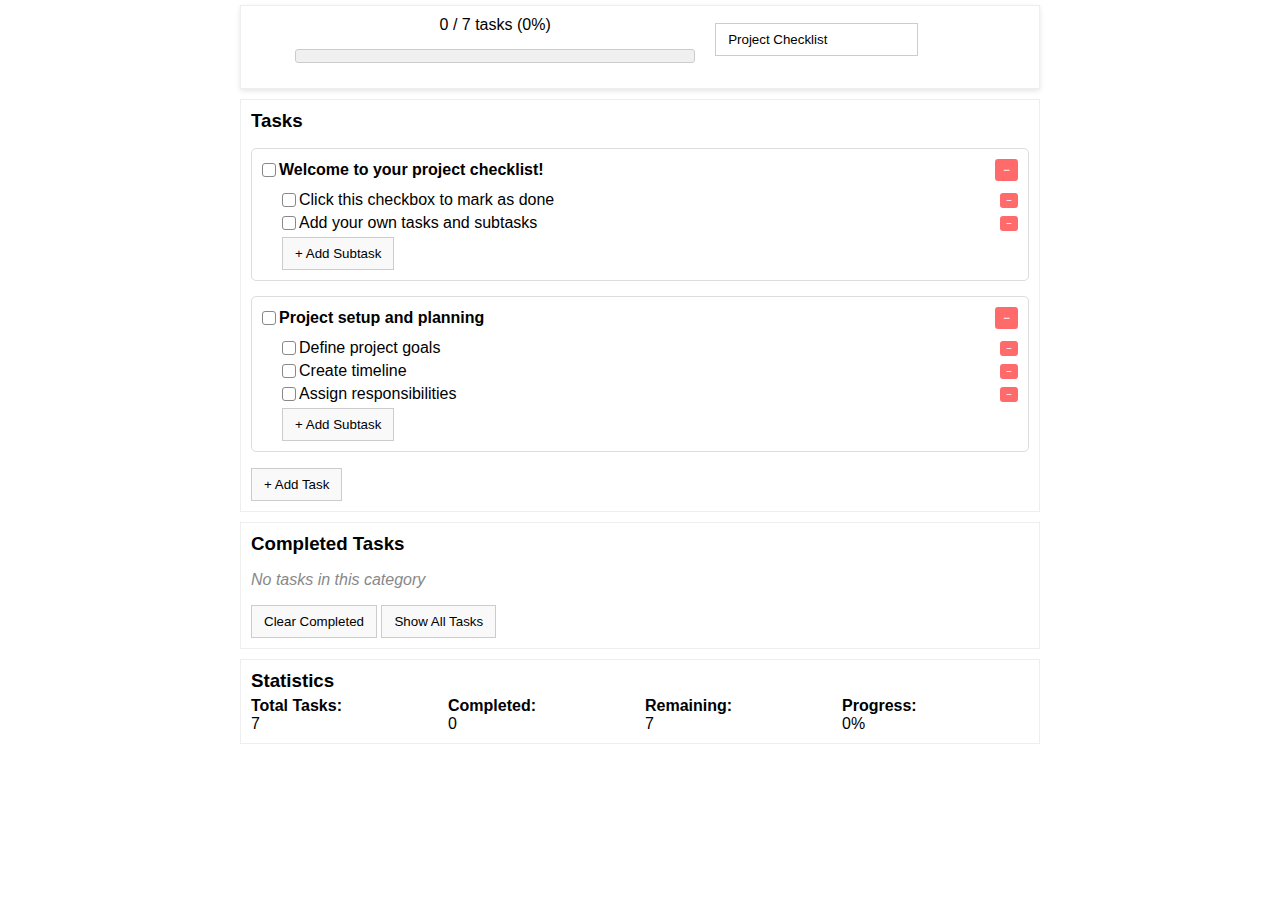
<file: checklist.html>
<!DOCTYPE html>
<html lang="en">
<head>
    <meta charset="UTF-8">
    <meta name="viewport" content="width=device-width, initial-scale=1.0">
    <title>Project Checklist Template</title>
    <style>
        body { font-family: sans-serif; margin: 0; padding: 0; }
        h1, h3 { margin-top: 0; margin-bottom: 5px; }
        .container { max-width: 800px; margin: 0 auto; padding: 5px; }
        .sticky-header { position: sticky; top: 0; background-color: #fff; z-index: 100; box-shadow: 0 2px 5px rgba(0,0,0,0.1); }
        .section { margin-bottom: 10px; padding: 10px; border: 1px solid #eee; position: relative; }
        .control-bar { display: flex; justify-content: space-between; align-items: center; margin-bottom: 15px; }
        .progress-bar-container { height: 12px; background-color: #f0f0f0; border: 1px solid #ccc; margin-top: 10px; border-radius: 3px; }
        .progress-bar-fill { height: 100%; background-color: #4CAF50; transition: width 0.3s ease-in-out; border-radius: 3px; }
        button { padding: 8px 12px; border: 1px solid #ccc; background-color: #f9f9f9; cursor: pointer; }
        button:hover { background-color: #e9e9e9; }
        input[type="text"] { padding: 8px 12px; border: 1px solid #ccc; }
        .hidden { display: none; }
        [contenteditable]:focus { outline: 2px solid black; }
        ul { list-style: none; padding-left: 0; }
        li { margin-bottom: 5px; }
        .task-item-container, .subtask-item-container { display: flex; align-items: center; flex-grow: 1; }
        .subtask-item-container { padding-left: 20px; }
        .subtask-list { padding-left: 0; }
        /* Styles for buttons to look like checkboxes */
        .checkbox-style-button {
            all: unset;
            display: inline-flex;
            justify-content: center;
            align-items: center;
            width: 12px; 
            height: 12px;
            border: 1px solid #888;
            background-color: #fff;
            cursor: pointer;
            font-size: 11px;
            line-height: 1;
            margin-right: 3px;
            color: #333;
            border-radius: 3px; 
        }
        .checkbox-style-button:hover { background-color: #f0f0f0; }
        .add-button-container { margin-top: 5px; }
        .subtask-add-button { margin-left: 20px; }
        .task-add-button { margin-left: 0; }
    </style>
    <script src="encrypted-storage.js"></script>
</head>
<body>
    <div class="container" id="main-container">
        <div class="section sticky-header">
            <div class="control-bar">
                <div style="display:flex; align-items:center; justify-content:center; gap:20px; flex:1;">
                    <div style="flex:1; max-width:400px; display:flex; flex-direction:column; justify-content:center;">
                        <div style="text-align:center; margin-bottom:5px;">
                            <span id="overall-progress-text">0 / 0 tasks (0%)</span>
                        </div>
                        <div class="progress-bar-container">
                            <div id="overall-progress-bar" class="progress-bar-fill"></div>
                        </div>
                    </div>
                    <div style="display:flex; align-items:center; gap:6px;">
                        <input id="projectTitleInput" type="text" value="Project Checklist" />
                        <span id="auto-save-indicator" style="font-size: 12px; color: #666; opacity: 0; transition: opacity 0.3s;">Auto-saved</span>
                    </div>
                </div>
            </div>
        </div>

        <div class="section">
            <h3>Tasks</h3>
            <ul id="task-list"></ul>
            <div class="add-button-container">
                <button class="task-add-button" onclick="addNewTask()">+ Add Task</button>
            </div>
        </div>

        <div class="section">
            <h3>Completed Tasks</h3>
            <ul id="completed-task-list"></ul>
            <div style="margin-top: 10px;">
                <button onclick="clearCompleted()">Clear Completed</button>
                <button onclick="showAll()">Show All Tasks</button>
            </div>
        </div>

        <div class="section">
            <h3>Statistics</h3>
            <div style="display: grid; grid-template-columns: repeat(auto-fit, minmax(150px, 1fr)); gap: 10px;">
                <div>
                    <strong>Total Tasks:</strong>
                    <div id="total-tasks">0</div>
                </div>
                <div>
                    <strong>Completed:</strong>
                    <div id="completed-tasks">0</div>
                </div>
                <div>
                    <strong>Remaining:</strong>
                    <div id="remaining-tasks">0</div>
                </div>
                <div>
                    <strong>Progress:</strong>
                    <div id="progress-percentage">0%</div>
                </div>
            </div>
        </div>
    </div>

    <script>
        // Global state
        let checklistData = {
            projectTitle: 'Project Checklist',
            tasks: [],
            settings: {
                showCompleted: true
            }
        };

        let storage = null;
        let taskIdCounter = 1;
        let lastProjectTitle = '';

        // Initialize storage
        async function initStorage() {
            try {
                if (typeof EncryptedStorage !== 'undefined') {
                    storage = new EncryptedStorage();
                } else {
                    // Fallback storage
                    storage = {
                        async saveEncrypted(key, data) {
                            localStorage.setItem(key, JSON.stringify(data));
                            return true;
                        },
                        async loadEncrypted(key) {
                            const data = localStorage.getItem(key);
                            return data ? JSON.parse(data) : null;
                        }
                    };
                }
                await loadData();
            } catch (error) {
                console.error('Storage initialization failed:', error);
            }
        }

        // Load data from storage
        async function loadData() {
            try {
                const data = await storage.loadEncrypted('checklist-data');
                if (data) {
                    checklistData = { ...checklistData, ...data };
                    taskIdCounter = Math.max(...checklistData.tasks.map(t => t.id), 0) + 1;
                } else {
                    // Create default tasks
                    checklistData.tasks = [
                        {
                            id: 1,
                            text: 'Welcome to your project checklist!',
                            completed: false,
                            subtasks: [
                                { id: 101, text: 'Click this checkbox to mark as done', completed: false },
                                { id: 102, text: 'Add your own tasks and subtasks', completed: false }
                            ]
                        },
                        {
                            id: 2,
                            text: 'Project setup and planning',
                            completed: false,
                            subtasks: [
                                { id: 201, text: 'Define project goals', completed: false },
                                { id: 202, text: 'Create timeline', completed: false },
                                { id: 203, text: 'Assign responsibilities', completed: false }
                            ]
                        }
                    ];
                    taskIdCounter = 300;
                }
                
                // Apply loaded data
                document.getElementById('projectTitleInput').value = checklistData.projectTitle;
                
                renderTasks();
                updateProgress();
                updateStats();
            } catch (error) {
                console.error('Failed to load data:', error);
            }
        }

        // Save data to storage
        async function saveData() {
            try {
                // Update project title
                checklistData.projectTitle = document.getElementById('projectTitleInput').value;
                
                await storage.saveEncrypted('checklist-data', checklistData);
                showAutoSaveIndicator();
                
                // Save state for tool switching
                saveChecklistState();
            } catch (error) {
                console.error('Failed to save data:', error);
            }
        }

        function showAutoSaveIndicator() {
            const indicator = document.getElementById('auto-save-indicator');
            indicator.style.opacity = '1';
            setTimeout(() => {
                indicator.style.opacity = '0';
            }, 2000);
        }

        function addNewTask() {
            showInputModal('Add New Task', 'Enter task description:', (text) => {
                if (!text || !text.trim()) return;
                
                const newTask = {
                    id: taskIdCounter++,
                    text: text.trim(),
                    completed: false,
                    subtasks: []
                };
                
                checklistData.tasks.push(newTask);
                saveData();
                renderTasks();
                updateProgress();
                updateStats();
            });
        }

        function addSubtask(taskId) {
            showInputModal('Add Subtask', 'Enter subtask description:', (text) => {
                if (!text || !text.trim()) return;
                
                const task = checklistData.tasks.find(t => t.id === taskId);
                if (task) {
                    const newSubtask = {
                        id: taskIdCounter++,
                        text: text.trim(),
                        completed: false
                    };
                    
                    task.subtasks.push(newSubtask);
                    saveData();
                    renderTasks();
                    updateProgress();
                    updateStats();
                }
            });
        }

        function toggleTask(taskId) {
            const task = checklistData.tasks.find(t => t.id === taskId);
            if (task) {
                task.completed = !task.completed;
                
                // If marking task as complete, complete all subtasks
                if (task.completed) {
                    task.subtasks.forEach(subtask => subtask.completed = true);
                }
                
                saveData();
                renderTasks();
                updateProgress();
                updateStats();
            }
        }

        function toggleSubtask(taskId, subtaskId) {
            const task = checklistData.tasks.find(t => t.id === taskId);
            if (task) {
                const subtask = task.subtasks.find(s => s.id === subtaskId);
                if (subtask) {
                    subtask.completed = !subtask.completed;
                    
                    // Update parent task status based on subtasks
                    const allSubtasksCompleted = task.subtasks.length > 0 && task.subtasks.every(s => s.completed);
                    task.completed = allSubtasksCompleted;
                    
                    saveData();
                    renderTasks();
                    updateProgress();
                    updateStats();
                }
            }
        }

        function deleteTask(taskId) {
            showConfirmModal('Delete Task', 'Delete this task and all its subtasks? This cannot be undone.', () => {
                checklistData.tasks = checklistData.tasks.filter(t => t.id !== taskId);
                saveData();
                renderTasks();
                updateProgress();
                updateStats();
            });
        }

        function deleteSubtask(taskId, subtaskId) {
            showConfirmModal('Delete Subtask', 'Delete this subtask? This cannot be undone.', () => {
                const task = checklistData.tasks.find(t => t.id === taskId);
                if (task) {
                    task.subtasks = task.subtasks.filter(s => s.id !== subtaskId);
                    
                    // Update parent task status
                    const allSubtasksCompleted = task.subtasks.length > 0 && task.subtasks.every(s => s.completed);
                    task.completed = allSubtasksCompleted;
                    
                    saveData();
                    renderTasks();
                    updateProgress();
                    updateStats();
                }
            });
        }

        function editTaskText(taskId, element) {
            const currentText = element.textContent;
            showInputModal('Edit Task', 'Edit task description:', (newText) => {
                if (newText !== null && newText.trim() !== '') {
                    const task = checklistData.tasks.find(t => t.id === taskId);
                    if (task) {
                        task.text = newText.trim();
                        element.textContent = newText.trim();
                        saveData();
                    }
                }
            }, currentText);
        }

        function editSubtaskText(taskId, subtaskId, element) {
            const currentText = element.textContent;
            showInputModal('Edit Subtask', 'Edit subtask description:', (newText) => {
                if (newText !== null && newText.trim() !== '') {
                    const task = checklistData.tasks.find(t => t.id === taskId);
                    if (task) {
                        const subtask = task.subtasks.find(s => s.id === subtaskId);
                        if (subtask) {
                            subtask.text = newText.trim();
                            element.textContent = newText.trim();
                            saveData();
                        }
                    }
                }
            }, currentText);
        }

        function renderTasks() {
            const activeTasks = checklistData.tasks.filter(task => !task.completed);
            const completedTasks = checklistData.tasks.filter(task => task.completed);
            
            renderTaskList('task-list', activeTasks);
            renderTaskList('completed-task-list', completedTasks);
        }

        function renderTaskList(containerId, tasks) {
            const container = document.getElementById(containerId);
            const isCompleted = containerId === 'completed-task-list';
            
            container.innerHTML = tasks.map(task => {
                const subtasksHtml = task.subtasks.map(subtask => `
                    <li>
                        <div class="subtask-item-container">
                            <button class="checkbox-style-button" onclick="toggleSubtask(${task.id}, ${subtask.id})" style="${subtask.completed ? 'background-color: #4CAF50; color: white;' : ''}">
                                ${subtask.completed ? '✓' : ''}
                            </button>
                            <span onclick="editSubtaskText(${task.id}, ${subtask.id}, this)" style="cursor: pointer; ${subtask.completed ? 'text-decoration: line-through; color: #888;' : ''}">${subtask.text}</span>
                            <button onclick="deleteSubtask(${task.id}, ${subtask.id})" style="margin-left: auto; background: #ff6b6b; color: white; border: none; border-radius: 3px; padding: 2px 6px; font-size: 10px;">−</button>
                        </div>
                    </li>
                `).join('');

                return `
                    <li style="margin-bottom: 15px; border: 1px solid #ddd; padding: 10px; border-radius: 5px; ${task.completed ? 'background-color: #f9f9f9;' : ''}">
                        <div class="task-item-container">
                            <button class="checkbox-style-button" onclick="toggleTask(${task.id})" style="${task.completed ? 'background-color: #4CAF50; color: white;' : ''}">
                                ${task.completed ? '✓' : ''}
                            </button>
                            <span onclick="editTaskText(${task.id}, this)" style="cursor: pointer; font-weight: bold; ${task.completed ? 'text-decoration: line-through; color: #888;' : ''}">${task.text}</span>
                            <button onclick="deleteTask(${task.id})" style="margin-left: auto; background: #ff6b6b; color: white; border: none; border-radius: 3px; padding: 4px 8px; font-size: 12px;">−</button>
                        </div>
                        ${task.subtasks.length > 0 ? `
                            <ul class="subtask-list" style="margin-top: 10px;">
                                ${subtasksHtml}
                            </ul>
                        ` : ''}
                        ${!isCompleted ? `
                            <div class="add-button-container">
                                <button class="subtask-add-button" onclick="addSubtask(${task.id})">+ Add Subtask</button>
                            </div>
                        ` : ''}
                    </li>
                `;
            }).join('');

            if (tasks.length === 0) {
                container.innerHTML = `<li style="color: #888; font-style: italic;">No tasks in this category</li>`;
            }
        }

        function updateProgress() {
            const totalTasks = getAllTasksCount();
            const completedTasks = getCompletedTasksCount();
            const percentage = totalTasks > 0 ? Math.round((completedTasks / totalTasks) * 100) : 0;
            
            document.getElementById('overall-progress-text').textContent = `${completedTasks} / ${totalTasks} tasks (${percentage}%)`;
            document.getElementById('overall-progress-bar').style.width = `${percentage}%`;
        }

        function updateStats() {
            const totalTasks = getAllTasksCount();
            const completedTasks = getCompletedTasksCount();
            const remainingTasks = totalTasks - completedTasks;
            const percentage = totalTasks > 0 ? Math.round((completedTasks / totalTasks) * 100) : 0;
            
            document.getElementById('total-tasks').textContent = totalTasks;
            document.getElementById('completed-tasks').textContent = completedTasks;
            document.getElementById('remaining-tasks').textContent = remainingTasks;
            document.getElementById('progress-percentage').textContent = `${percentage}%`;
        }

        function getAllTasksCount() {
            let count = 0;
            checklistData.tasks.forEach(task => {
                count++; // Main task
                count += task.subtasks.length; // Subtasks
            });
            return count;
        }

        function getCompletedTasksCount() {
            let count = 0;
            checklistData.tasks.forEach(task => {
                if (task.completed) count++; // Main task
                task.subtasks.forEach(subtask => {
                    if (subtask.completed) count++; // Subtask
                });
            });
            return count;
        }

        function clearCompleted() {
            showConfirmModal('Clear Completed Tasks', 'Remove all completed tasks permanently? This cannot be undone.', () => {
                checklistData.tasks = checklistData.tasks.filter(task => !task.completed);
                saveData();
                renderTasks();
                updateProgress();
                updateStats();
            });
        }

        function showAll() {
            renderTasks();
        }

        // Project title auto-save
        document.getElementById('projectTitleInput').addEventListener('input', function() {
            clearTimeout(this.saveTimeout);
            this.saveTimeout = setTimeout(() => {
                saveData();
            }, 1000);
        });

        // Modal functions
        function showInputModal(title, message, onConfirm, defaultValue = '') {
            // Create modal if it doesn't exist
            if (!document.getElementById('modalOverlay')) {
                const modalHTML = `
                    <div id="modalOverlay" class="modal-overlay" style="display: none;">
                        <div class="modal-content">
                            <div class="modal-header">
                                <h3 id="modalTitle">Modal Title</h3>
                            </div>
                            <div class="modal-body">
                                <p id="modalMessage">Modal message</p>
                                <input type="text" id="modalInput" class="modal-input" style="display: none;" placeholder="Enter text...">
                            </div>
                            <div class="modal-footer">
                                <button id="modalCancel" class="btn btn-secondary">Cancel</button>
                                <button id="modalConfirm" class="btn btn-primary">OK</button>
                            </div>
                        </div>
                    </div>
                    <style>
                        .modal-overlay {
                            position: fixed;
                            top: 0;
                            left: 0;
                            right: 0;
                            bottom: 0;
                            background: rgba(0, 0, 0, 0.5);
                            display: flex;
                            align-items: center;
                            justify-content: center;
                            z-index: 1000;
                        }
                        .modal-content {
                            background: white;
                            border-radius: 12px;
                            box-shadow: 0 8px 32px rgba(0, 0, 0, 0.2);
                            min-width: 420px;
                            max-width: 650px;
                            margin: 20px;
                            overflow: hidden;
                        }
                        .modal-header {
                            padding: 24px 32px 20px 32px;
                            border-bottom: 1px solid #e2e8f0;
                            background: linear-gradient(135deg, #f8fafc 0%, #f1f5f9 100%);
                        }
                        .modal-header h3 {
                            margin: 0;
                            font-size: 1.25rem;
                            font-weight: 600;
                            color: #1e293b;
                        }
                        .modal-body {
                            padding: 32px;
                            background: #fefefe;
                        }
                        .modal-body p {
                            margin: 0 0 20px 0;
                            color: #64748b;
                            line-height: 1.6;
                            font-size: 15px;
                        }
                        .modal-input {
                            width: 100%;
                            padding: 16px 20px;
                            border: 2px solid #e2e8f0;
                            border-radius: 10px;
                            font-size: 16px;
                            outline: none;
                            background: #ffffff;
                            transition: all 0.2s ease;
                            box-shadow: 0 2px 8px rgba(0, 0, 0, 0.05);
                            box-sizing: border-box;
                        }
                        .modal-input:focus {
                            border-color: #3b82f6;
                            box-shadow: 0 0 0 4px rgba(59,130,246,0.15), 0 4px 16px rgba(0, 0, 0, 0.1);
                            transform: translateY(-1px);
                        }
                        .modal-input::placeholder {
                            color: #94a3b8;
                        }
                        .modal-footer {
                            padding: 24px 32px;
                            border-top: 1px solid #e2e8f0;
                            display: flex;
                            gap: 12px;
                            justify-content: flex-end;
                            background: #f8fafc;
                        }
                        .btn {
                            padding: 12px 24px;
                            border-radius: 8px;
                            font-size: 14px;
                            font-weight: 500;
                            cursor: pointer;
                            transition: all 0.2s ease;
                            border: none;
                        }
                        .btn-primary {
                            background: #3b82f6;
                            color: white;
                        }
                        .btn-primary:hover {
                            background: #2563eb;
                            transform: translateY(-1px);
                            box-shadow: 0 4px 12px rgba(59, 130, 246, 0.3);
                        }
                        .btn-secondary {
                            background: #e2e8f0;
                            color: #64748b;
                        }
                        .btn-secondary:hover {
                            background: #cbd5e1;
                            color: #475569;
                        }
                    </style>
                `;
                document.body.insertAdjacentHTML('beforeend', modalHTML);
            }
            
            document.getElementById('modalTitle').textContent = title;
            document.getElementById('modalMessage').textContent = message;
            document.getElementById('modalInput').style.display = 'block';
            document.getElementById('modalInput').value = defaultValue;
            document.getElementById('modalOverlay').style.display = 'flex';
            
            // Focus the input
            setTimeout(() => document.getElementById('modalInput').focus(), 100);
            
            // Handle confirm
            const handleConfirm = () => {
                const value = document.getElementById('modalInput').value;
                hideModal();
                onConfirm(value);
            };
            
            // Handle cancel
            const handleCancel = () => {
                hideModal();
            };
            
            // Set up event listeners
            document.getElementById('modalConfirm').onclick = handleConfirm;
            document.getElementById('modalCancel').onclick = handleCancel;
            
            // Handle Enter key
            document.getElementById('modalInput').onkeypress = (e) => {
                if (e.key === 'Enter') handleConfirm();
                if (e.key === 'Escape') handleCancel();
            };
        }
        
        function showConfirmModal(title, message, onConfirm) {
            // Create modal if it doesn't exist
            if (!document.getElementById('modalOverlay')) {
                showInputModal('', '', () => {}); // Create the modal structure
            }
            
            document.getElementById('modalTitle').textContent = title;
            document.getElementById('modalMessage').textContent = message;
            document.getElementById('modalInput').style.display = 'none';
            document.getElementById('modalOverlay').style.display = 'flex';
            
            // Handle confirm
            document.getElementById('modalConfirm').onclick = () => {
                hideModal();
                onConfirm();
            };
            
            // Handle cancel
            document.getElementById('modalCancel').onclick = hideModal;
        }
        
        function hideModal() {
            const overlay = document.getElementById('modalOverlay');
            if (overlay) {
                overlay.style.display = 'none';
                // Clean up event listeners
                document.getElementById('modalConfirm').onclick = null;
                document.getElementById('modalCancel').onclick = null;
                const input = document.getElementById('modalInput');
                if (input) input.onkeypress = null;
            }
        }

        // Save checklist state for persistence across tool switches
        function saveChecklistState() {
            const projectTitleInput = document.getElementById('projectTitleInput');
            const state = {
                projectTitle: projectTitleInput ? projectTitleInput.value : checklistData.projectTitle,
                showCompleted: checklistData.settings.showCompleted,
                timestamp: Date.now()
            };
            sessionStorage.setItem('checklist-state', JSON.stringify(state));
        }

        // Restore checklist state when returning to checklist
        function restoreChecklistState() {
            try {
                const savedState = sessionStorage.getItem('checklist-state');
                if (savedState) {
                    const state = JSON.parse(savedState);
                    
                    // Check if state is recent (within last hour)
                    const now = Date.now();
                    const stateAge = now - (state.timestamp || 0);
                    const oneHour = 60 * 60 * 1000;
                    
                    if (stateAge < oneHour) {
                        // Restore project title
                        if (state.projectTitle) {
                            checklistData.projectTitle = state.projectTitle;
                            const projectTitleInput = document.getElementById('projectTitleInput');
                            if (projectTitleInput) {
                                projectTitleInput.value = state.projectTitle;
                            }
                        }
                        
                        // Restore view settings
                        if (typeof state.showCompleted !== 'undefined') {
                            checklistData.settings.showCompleted = state.showCompleted;
                        }
                    }
                }
            } catch (error) {
                console.log('Could not restore checklist state:', error);
            }
        }

        // Initialize when page loads
        async function init() {
            await initStorage();
            restoreChecklistState();
        }

        window.addEventListener('load', init);
    </script>
</body>
</html>
</file>
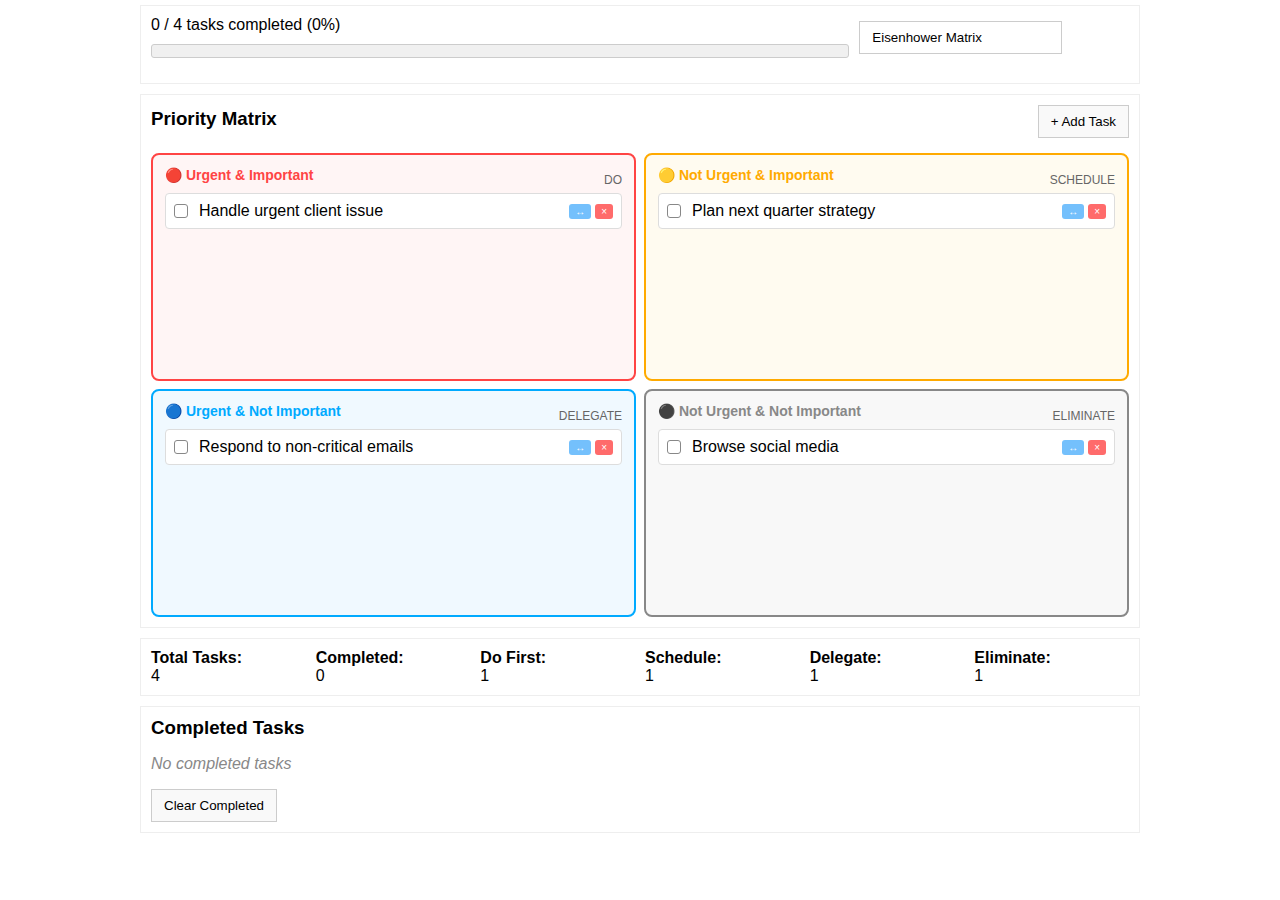
<file: eisenhower.html>
<!DOCTYPE html>
<html lang="en">
<head>
    <meta charset="UTF-8" />
    <meta name="viewport" content="width=device-width, initial-scale=1.0" />
    <title>Eisenhower Matrix</title>
    <style>
        body { font-family: sans-serif; margin: 0; padding: 0; }
        h1, h3 { margin-top: 0; margin-bottom: 5px; }
        .container { max-width: 1000px; margin: 0 auto; padding: 5px; }
        .section { margin-bottom: 10px; padding: 10px; border: 1px solid #eee; position: relative; }
        .control-bar { display: flex; justify-content: space-between; align-items: center; margin-bottom: 15px; }
        .progress-bar-container { height: 12px; background-color: #f0f0f0; border: 1px solid #ccc; margin-top: 10px; border-radius: 3px; }
        .progress-bar-fill { height: 100%; background-color: #000000; transition: width 0.3s ease-in-out; border-radius: 3px; }
        button { padding: 8px 12px; border: 1px solid #ccc; background-color: #f9f9f9; cursor: pointer; }
        button:hover { background-color: #e9e9e9; }
        input[type="text"] { padding: 8px 12px; border: 1px solid #ccc; }
        [contenteditable]:focus, input:focus { outline: 2px solid black; }
        ul { list-style: none; padding-left: 0; }
        li { margin-bottom: 6px; }
        .grid-2x2 { display: grid; grid-template-columns: repeat(2, 1fr); grid-auto-rows: auto; gap: 8px; }
        .muted { color: #666; font-size: 12px; }
        .quad-header { display: flex; align-items: center; justify-content: space-between; gap: 8px; }
        .task-item { display: flex; align-items: center; gap: 6px; }
        .task-text { flex: 1; }
        /* Match checklist + / − compact buttons */
        .checkbox-style-button {
            all: unset;
            display: inline-flex;
            justify-content: center;
            align-items: center;
            width: 12px;
            height: 12px;
            border: 1px solid #888;
            background-color: #fff;
            cursor: pointer;
            font-size: 11px;
            line-height: 1;
            margin-right: 3px;
            color: #333;
            border-radius: 3px;
        }
        .checkbox-style-button:hover { background-color: #f0f0f0; }
        
        /* Quadrant-specific styling */
        .quadrant {
            border: 2px solid #ddd;
            border-radius: 8px;
            padding: 12px;
            min-height: 200px;
            background: #fafafa;
        }
        
        .quadrant-urgent-important {
            border-color: #ff4444;
            background: #fff5f5;
        }
        
        .quadrant-not-urgent-important {
            border-color: #ffaa00;
            background: #fffbf0;
        }
        
        .quadrant-urgent-not-important {
            border-color: #00aaff;
            background: #f0f9ff;
        }
        
        .quadrant-not-urgent-not-important {
            border-color: #888;
            background: #f8f8f8;
        }
        
        .quadrant h4 {
            margin: 0 0 10px 0;
            font-size: 14px;
            font-weight: bold;
        }
        
        .quadrant-urgent-important h4 { color: #ff4444; }
        .quadrant-not-urgent-important h4 { color: #ffaa00; }
        .quadrant-urgent-not-important h4 { color: #00aaff; }
        .quadrant-not-urgent-not-important h4 { color: #888; }
        
        .task-list {
            min-height: 120px;
        }
        
        .task-item {
            background: #fff;
            border: 1px solid #ddd;
            border-radius: 4px;
            padding: 8px;
            margin-bottom: 6px;
            display: flex;
            align-items: center;
            gap: 8px;
        }
        
        .task-text {
            flex: 1;
            cursor: pointer;
        }
        
        .task-text.completed {
            text-decoration: line-through;
            color: #888;
        }
        
        .task-actions {
            display: flex;
            gap: 4px;
        }
        
        .task-btn {
            padding: 2px 6px;
            font-size: 10px;
            border: none;
            border-radius: 3px;
            cursor: pointer;
        }
        
        .delete-btn {
            background: #ff6b6b;
            color: white;
        }
        
        .move-btn {
            background: #74c0fc;
            color: white;
        }
    </style>
    <link rel="icon" href="data:," />
    <meta name="color-scheme" content="light" />
    <script src="encrypted-storage.js"></script>
</head>
<body>
    <div class="container" id="main-container">
        <div class="section">
            <div class="control-bar">
                <div style="flex:1">
                    <div>
                        <span id="overall-progress-text">0 / 0 tasks completed (0%)</span>
                    </div>
                    <div class="progress-bar-container">
                        <div id="overall-progress-bar" class="progress-bar-fill"></div>
                    </div>
                </div>
                <div style="display:flex; align-items:center; gap:6px; margin-left:10px">
                    <input id="projectTitleInput" type="text" value="Eisenhower Matrix" />
                    <span id="auto-save-indicator" style="font-size: 12px; color: #666; opacity: 0; transition: opacity 0.3s;">Auto-saved</span>
                </div>
            </div>
        </div>

        <div class="section">
            <div style="display: flex; justify-content: space-between; align-items: center; margin-bottom: 15px;">
                <h3>Priority Matrix</h3>
                <button onclick="addNewTask()">+ Add Task</button>
            </div>
            
            <div class="grid-2x2">
                <!-- Quadrant 1: Urgent & Important -->
                <div class="quadrant quadrant-urgent-important">
                    <div class="quad-header">
                        <h4>🔴 Urgent & Important</h4>
                        <span class="muted">DO</span>
                    </div>
                    <div class="task-list" id="tasks-urgent-important"></div>
                </div>

                <!-- Quadrant 2: Not Urgent & Important -->
                <div class="quadrant quadrant-not-urgent-important">
                    <div class="quad-header">
                        <h4>🟡 Not Urgent & Important</h4>
                        <span class="muted">SCHEDULE</span>
                    </div>
                    <div class="task-list" id="tasks-not-urgent-important"></div>
                </div>

                <!-- Quadrant 3: Urgent & Not Important -->
                <div class="quadrant quadrant-urgent-not-important">
                    <div class="quad-header">
                        <h4>🔵 Urgent & Not Important</h4>
                        <span class="muted">DELEGATE</span>
                    </div>
                    <div class="task-list" id="tasks-urgent-not-important"></div>
                </div>

                <!-- Quadrant 4: Not Urgent & Not Important -->
                <div class="quadrant quadrant-not-urgent-not-important">
                    <div class="quad-header">
                        <h4>⚫ Not Urgent & Not Important</h4>
                        <span class="muted">ELIMINATE</span>
                    </div>
                    <div class="task-list" id="tasks-not-urgent-not-important"></div>
                </div>
            </div>
        </div>

        <div class="section">
            <div style="display: grid; grid-template-columns: repeat(auto-fit, minmax(150px, 1fr)); gap: 10px;">
                <div>
                    <strong>Total Tasks:</strong>
                    <div id="total-tasks">0</div>
                </div>
                <div>
                    <strong>Completed:</strong>
                    <div id="completed-tasks">0</div>
                </div>
                <div>
                    <strong>Do First:</strong>
                    <div id="urgent-important-count">0</div>
                </div>
                <div>
                    <strong>Schedule:</strong>
                    <div id="not-urgent-important-count">0</div>
                </div>
                <div>
                    <strong>Delegate:</strong>
                    <div id="urgent-not-important-count">0</div>
                </div>
                <div>
                    <strong>Eliminate:</strong>
                    <div id="not-urgent-not-important-count">0</div>
                </div>
            </div>
        </div>

        <div class="section">
            <h3>Completed Tasks</h3>
            <ul id="completed-task-list"></ul>
            <div style="margin-top: 10px;">
                <button onclick="clearCompleted()">Clear Completed</button>
            </div>
        </div>
    </div>

    <script>
        // Global state
        let matrixData = {
            projectTitle: 'Eisenhower Matrix',
            tasks: []
        };

        let storage = null;
        let taskIdCounter = 1;
        let lastProjectTitle = '';

        // Initialize storage
        async function initStorage() {
            try {
                if (typeof EncryptedStorage !== 'undefined') {
                    storage = new EncryptedStorage();
                } else {
                    // Fallback storage
                    storage = {
                        async saveEncrypted(key, data) {
                            localStorage.setItem(key, JSON.stringify(data));
                            return true;
                        },
                        async loadEncrypted(key) {
                            const data = localStorage.getItem(key);
                            return data ? JSON.parse(data) : null;
                        }
                    };
                }
                await loadData();
            } catch (error) {
                console.error('Storage initialization failed:', error);
            }
        }

        // Load data from storage
        async function loadData() {
            try {
                const data = await storage.loadEncrypted('eisenhower-data');
                if (data) {
                    matrixData = { ...matrixData, ...data };
                    taskIdCounter = Math.max(...matrixData.tasks.map(t => t.id), 0) + 1;
                } else {
                    // Create default tasks
                    matrixData.tasks = [
                        {
                            id: 1,
                            text: 'Handle urgent client issue',
                            quadrant: 'urgent-important',
                            completed: false,
                            createdAt: new Date().toISOString()
                        },
                        {
                            id: 2,
                            text: 'Plan next quarter strategy',
                            quadrant: 'not-urgent-important',
                            completed: false,
                            createdAt: new Date().toISOString()
                        },
                        {
                            id: 3,
                            text: 'Respond to non-critical emails',
                            quadrant: 'urgent-not-important',
                            completed: false,
                            createdAt: new Date().toISOString()
                        },
                        {
                            id: 4,
                            text: 'Browse social media',
                            quadrant: 'not-urgent-not-important',
                            completed: false,
                            createdAt: new Date().toISOString()
                        }
                    ];
                    taskIdCounter = 5;
                }
                
                // Apply loaded data
                document.getElementById('projectTitleInput').value = matrixData.projectTitle;
                
                renderTasks();
                updateProgress();
                updateStats();
            } catch (error) {
                console.error('Failed to load data:', error);
            }
        }

        // Save data to storage
        async function saveData() {
            try {
                // Update project title
                matrixData.projectTitle = document.getElementById('projectTitleInput').value;
                
                await storage.saveEncrypted('eisenhower-data', matrixData);
                showAutoSaveIndicator();
                
                // Save state for tool switching
                saveMatrixState();
            } catch (error) {
                console.error('Failed to save data:', error);
            }
        }

        function showAutoSaveIndicator() {
            const indicator = document.getElementById('auto-save-indicator');
            indicator.style.opacity = '1';
            setTimeout(() => {
                indicator.style.opacity = '0';
            }, 2000);
        }

        function addNewTask() {
            showInputModal('Add New Task', 'Enter task description:', (text) => {
                if (!text || !text.trim()) return;
                
                showQuadrantModal('Choose Priority Quadrant', (selectedQuadrant) => {
                    const newTask = {
                        id: taskIdCounter++,
                        text: text.trim(),
                        quadrant: selectedQuadrant,
                        completed: false,
                        createdAt: new Date().toISOString()
                    };
                    
                    matrixData.tasks.push(newTask);
                    saveData();
                    renderTasks();
                    updateProgress();
                    updateStats();
                });
            });
        }

        function toggleTask(taskId) {
            const task = matrixData.tasks.find(t => t.id === taskId);
            if (task) {
                task.completed = !task.completed;
                if (task.completed) {
                    task.completedAt = new Date().toISOString();
                } else {
                    delete task.completedAt;
                }
                
                saveData();
                renderTasks();
                updateProgress();
                updateStats();
            }
        }

        function deleteTask(taskId) {
            showConfirmModal('Delete Task', 'Delete this task permanently? This cannot be undone.', () => {
                matrixData.tasks = matrixData.tasks.filter(t => t.id !== taskId);
                saveData();
                renderTasks();
                updateProgress();
                updateStats();
            });
        }

        function moveTask(taskId) {
            showQuadrantModal('Move to Quadrant', (selectedQuadrant) => {
                const task = matrixData.tasks.find(t => t.id === taskId);
                if (task) {
                    task.quadrant = selectedQuadrant;
                    saveData();
                    renderTasks();
                    updateStats();
                }
            });
        }

        function editTaskText(taskId, element) {
            const currentText = element.textContent;
            showInputModal('Edit Task', 'Edit task description:', (newText) => {
                if (newText !== null && newText.trim() !== '') {
                    const task = matrixData.tasks.find(t => t.id === taskId);
                    if (task) {
                        task.text = newText.trim();
                        element.textContent = newText.trim();
                        saveData();
                    }
                }
            }, currentText);
        }

        function renderTasks() {
            const quadrants = ['urgent-important', 'not-urgent-important', 'urgent-not-important', 'not-urgent-not-important'];
            
            quadrants.forEach(quadrant => {
                const container = document.getElementById(`tasks-${quadrant}`);
                const tasks = matrixData.tasks.filter(t => t.quadrant === quadrant && !t.completed);
                
                container.innerHTML = tasks.map(task => `
                    <div class="task-item">
                        <button class="checkbox-style-button" onclick="toggleTask(${task.id})" style="${task.completed ? 'background-color: #4CAF50; color: white;' : ''}">
                            ${task.completed ? '✓' : ''}
                        </button>
                        <span class="task-text ${task.completed ? 'completed' : ''}" onclick="editTaskText(${task.id}, this)">${task.text}</span>
                        <div class="task-actions">
                            <button class="task-btn move-btn" onclick="moveTask(${task.id})" title="Move to different quadrant">↔</button>
                            <button class="task-btn delete-btn" onclick="deleteTask(${task.id})" title="Delete task">×</button>
                        </div>
                    </div>
                `).join('');
                
                if (tasks.length === 0) {
                    container.innerHTML = '<div class="muted" style="text-align: center; padding: 20px;">No tasks in this quadrant</div>';
                }
            });
            
            // Render completed tasks
            renderCompletedTasks();
        }

        function renderCompletedTasks() {
            const completedTasks = matrixData.tasks.filter(t => t.completed);
            const container = document.getElementById('completed-task-list');
            
            container.innerHTML = completedTasks.map(task => {
                const quadrantNames = {
                    'urgent-important': 'Urgent & Important',
                    'not-urgent-important': 'Not Urgent & Important',
                    'urgent-not-important': 'Urgent & Not Important',
                    'not-urgent-not-important': 'Not Urgent & Not Important'
                };
                
                const completedDate = task.completedAt ? new Date(task.completedAt).toLocaleDateString() : 'Unknown';
                
                return `
                    <li style="margin-bottom: 8px; padding: 8px; background: #f9f9f9; border-radius: 4px; border-left: 4px solid #4CAF50;">
                        <div style="display: flex; justify-content: space-between; align-items: center;">
                            <div>
                                <span style="text-decoration: line-through; color: #666;">${task.text}</span>
                                <div style="font-size: 12px; color: #888;">
                                    ${quadrantNames[task.quadrant]} • Completed: ${completedDate}
                                </div>
                            </div>
                            <button onclick="toggleTask(${task.id})" style="background: #4CAF50; color: white; border: none; border-radius: 3px; padding: 4px 8px; cursor: pointer;" title="Mark as incomplete">↶</button>
                        </div>
                    </li>
                `;
            }).join('');
            
            if (completedTasks.length === 0) {
                container.innerHTML = '<li style="color: #888; font-style: italic;">No completed tasks</li>';
            }
        }

        function updateProgress() {
            const totalTasks = matrixData.tasks.length;
            const completedTasks = matrixData.tasks.filter(t => t.completed).length;
            const percentage = totalTasks > 0 ? Math.round((completedTasks / totalTasks) * 100) : 0;
            
            document.getElementById('overall-progress-text').textContent = `${completedTasks} / ${totalTasks} tasks completed (${percentage}%)`;
            document.getElementById('overall-progress-bar').style.width = `${percentage}%`;
        }

        function updateStats() {
            const totalTasks = matrixData.tasks.length;
            const completedTasks = matrixData.tasks.filter(t => t.completed).length;
            
            const quadrantCounts = {
                'urgent-important': matrixData.tasks.filter(t => t.quadrant === 'urgent-important' && !t.completed).length,
                'not-urgent-important': matrixData.tasks.filter(t => t.quadrant === 'not-urgent-important' && !t.completed).length,
                'urgent-not-important': matrixData.tasks.filter(t => t.quadrant === 'urgent-not-important' && !t.completed).length,
                'not-urgent-not-important': matrixData.tasks.filter(t => t.quadrant === 'not-urgent-not-important' && !t.completed).length
            };
            
            document.getElementById('total-tasks').textContent = totalTasks;
            document.getElementById('completed-tasks').textContent = completedTasks;
            document.getElementById('urgent-important-count').textContent = quadrantCounts['urgent-important'];
            document.getElementById('not-urgent-important-count').textContent = quadrantCounts['not-urgent-important'];
            document.getElementById('urgent-not-important-count').textContent = quadrantCounts['urgent-not-important'];
            document.getElementById('not-urgent-not-important-count').textContent = quadrantCounts['not-urgent-not-important'];
        }

        function clearCompleted() {
            showConfirmModal('Clear Completed Tasks', 'Remove all completed tasks permanently? This cannot be undone.', () => {
                matrixData.tasks = matrixData.tasks.filter(t => !t.completed);
                saveData();
                renderTasks();
                updateProgress();
                updateStats();
            });
        }

        // Project title auto-save
        document.getElementById('projectTitleInput').addEventListener('input', function() {
            clearTimeout(this.saveTimeout);
            this.saveTimeout = setTimeout(() => {
                saveData();
            }, 1000);
        });

        // Modal functions
        function showInputModal(title, message, onConfirm, defaultValue = '') {
            // Create modal if it doesn't exist
            if (!document.getElementById('modalOverlay')) {
                createModal();
            }
            
            document.getElementById('modalTitle').textContent = title;
            document.getElementById('modalMessage').textContent = message;
            document.getElementById('modalInput').style.display = 'block';
            document.getElementById('modalInput').value = defaultValue;
            document.getElementById('modalOverlay').style.display = 'flex';
            
            // Focus the input
            setTimeout(() => document.getElementById('modalInput').focus(), 100);
            
            // Handle confirm
            const handleConfirm = () => {
                const value = document.getElementById('modalInput').value;
                hideModal();
                onConfirm(value);
            };
            
            // Handle cancel
            const handleCancel = () => {
                hideModal();
            };
            
            // Set up event listeners
            document.getElementById('modalConfirm').onclick = handleConfirm;
            document.getElementById('modalCancel').onclick = handleCancel;
            
            // Handle Enter key
            document.getElementById('modalInput').onkeypress = (e) => {
                if (e.key === 'Enter') handleConfirm();
                if (e.key === 'Escape') handleCancel();
            };
        }
        
        function showConfirmModal(title, message, onConfirm) {
            // Create modal if it doesn't exist
            if (!document.getElementById('modalOverlay')) {
                createModal();
            }
            
            document.getElementById('modalTitle').textContent = title;
            document.getElementById('modalMessage').textContent = message;
            document.getElementById('modalInput').style.display = 'none';
            document.getElementById('modalOverlay').style.display = 'flex';
            
            // Handle confirm
            document.getElementById('modalConfirm').onclick = () => {
                hideModal();
                onConfirm();
            };
            
            // Handle cancel
            document.getElementById('modalCancel').onclick = hideModal;
        }
        
        function showQuadrantModal(title, onConfirm) {
            // Create modal if it doesn't exist
            if (!document.getElementById('modalOverlay')) {
                createModal();
            }
            
            document.getElementById('modalTitle').textContent = title;
            document.getElementById('modalMessage').innerHTML = `
                <div style="margin-bottom: 16px;">Select a priority quadrant:</div>
                <div style="display: grid; grid-template-columns: 1fr 1fr; gap: 8px;">
                    <button id="quadrant1" class="quadrant-btn" style="padding: 12px; border: 2px solid #ff4444; border-radius: 6px; background: #fff5f5; color: #ff4444; cursor: pointer;">
                        🔴 Urgent & Important<br><small>DO</small>
                    </button>
                    <button id="quadrant2" class="quadrant-btn" style="padding: 12px; border: 2px solid #ffaa00; border-radius: 6px; background: #fffbf0; color: #ffaa00; cursor: pointer;">
                        🟡 Not Urgent & Important<br><small>SCHEDULE</small>
                    </button>
                    <button id="quadrant3" class="quadrant-btn" style="padding: 12px; border: 2px solid #00aaff; border-radius: 6px; background: #f0f9ff; color: #00aaff; cursor: pointer;">
                        🔵 Urgent & Not Important<br><small>DELEGATE</small>
                    </button>
                    <button id="quadrant4" class="quadrant-btn" style="padding: 12px; border: 2px solid #888; border-radius: 6px; background: #f8f8f8; color: #888; cursor: pointer;">
                        ⚫ Not Urgent & Not Important<br><small>ELIMINATE</small>
                    </button>
                </div>
            `;
            document.getElementById('modalInput').style.display = 'none';
            document.getElementById('modalConfirm').style.display = 'none';
            document.getElementById('modalOverlay').style.display = 'flex';
            
            const quadrantMap = {
                'quadrant1': 'urgent-important',
                'quadrant2': 'not-urgent-important',
                'quadrant3': 'urgent-not-important',
                'quadrant4': 'not-urgent-not-important'
            };
            
            // Handle quadrant selection
            document.querySelectorAll('.quadrant-btn').forEach(btn => {
                btn.onclick = () => {
                    hideModal();
                    document.getElementById('modalConfirm').style.display = 'inline-flex';
                    onConfirm(quadrantMap[btn.id]);
                };
            });
            
            // Handle cancel
            document.getElementById('modalCancel').onclick = () => {
                hideModal();
                document.getElementById('modalConfirm').style.display = 'inline-flex';
            };
        }
        
        function createModal() {
            const modalHTML = `
                <div id="modalOverlay" class="modal-overlay" style="display: none;">
                    <div class="modal-content">
                        <div class="modal-header">
                            <h3 id="modalTitle">Modal Title</h3>
                        </div>
                        <div class="modal-body">
                            <div id="modalMessage">Modal message</div>
                            <input type="text" id="modalInput" class="modal-input" style="display: none;" placeholder="Enter text...">
                        </div>
                        <div class="modal-footer">
                            <button id="modalCancel" class="btn btn-secondary">Cancel</button>
                            <button id="modalConfirm" class="btn btn-primary">OK</button>
                        </div>
                    </div>
                </div>
                <style>
                    .modal-overlay {
                        position: fixed;
                        top: 0;
                        left: 0;
                        right: 0;
                        bottom: 0;
                        background: rgba(0, 0, 0, 0.5);
                        display: flex;
                        align-items: center;
                        justify-content: center;
                        z-index: 1000;
                    }
                    .modal-content {
                        background: white;
                        border-radius: 12px;
                        box-shadow: 0 8px 32px rgba(0, 0, 0, 0.2);
                        min-width: 420px;
                        max-width: 650px;
                        margin: 20px;
                        overflow: hidden;
                    }
                    .modal-header {
                        padding: 24px 32px 20px 32px;
                        border-bottom: 1px solid #e2e8f0;
                        background: linear-gradient(135deg, #f8fafc 0%, #f1f5f9 100%);
                    }
                    .modal-header h3 {
                        margin: 0;
                        font-size: 1.25rem;
                        font-weight: 600;
                        color: #1e293b;
                    }
                    .modal-body {
                        padding: 32px;
                        background: #fefefe;
                    }
                    .modal-input {
                        width: 100%;
                        padding: 16px 20px;
                        border: 2px solid #e2e8f0;
                        border-radius: 10px;
                        font-size: 16px;
                        outline: none;
                        margin-top: 16px;
                        background: #ffffff;
                        transition: all 0.2s ease;
                        box-shadow: 0 2px 8px rgba(0, 0, 0, 0.05);
                        box-sizing: border-box;
                    }
                    .modal-input:focus {
                        border-color: #3b82f6;
                        box-shadow: 0 0 0 4px rgba(59,130,246,0.15), 0 4px 16px rgba(0, 0, 0, 0.1);
                        transform: translateY(-1px);
                    }
                    .modal-input::placeholder {
                        color: #94a3b8;
                    }
                    .modal-footer {
                        padding: 24px 32px;
                        border-top: 1px solid #e2e8f0;
                        display: flex;
                        gap: 12px;
                        justify-content: flex-end;
                        background: #f8fafc;
                    }
                    .btn {
                        padding: 12px 24px;
                        border-radius: 8px;
                        font-size: 14px;
                        font-weight: 500;
                        cursor: pointer;
                        transition: all 0.2s ease;
                        border: none;
                    }
                    .btn-primary {
                        background: #3b82f6;
                        color: white;
                    }
                    .btn-primary:hover {
                        background: #2563eb;
                        transform: translateY(-1px);
                        box-shadow: 0 4px 12px rgba(59, 130, 246, 0.3);
                    }
                    .btn-secondary {
                        background: #e2e8f0;
                        color: #64748b;
                    }
                    .btn-secondary:hover {
                        background: #cbd5e1;
                        color: #475569;
                    }
                    .quadrant-btn:hover {
                        transform: scale(1.02);
                        box-shadow: 0 2px 8px rgba(0,0,0,0.1);
                    }
                </style>
            `;
            document.body.insertAdjacentHTML('beforeend', modalHTML);
        }
        
        function hideModal() {
            const overlay = document.getElementById('modalOverlay');
            if (overlay) {
                overlay.style.display = 'none';
                // Clean up event listeners
                document.getElementById('modalConfirm').onclick = null;
                document.getElementById('modalCancel').onclick = null;
                const input = document.getElementById('modalInput');
                if (input) input.onkeypress = null;
            }
        }

        // Save matrix state for persistence across tool switches
        function saveMatrixState() {
            const projectTitleInput = document.getElementById('projectTitleInput');
            const state = {
                projectTitle: projectTitleInput ? projectTitleInput.value : matrixData.projectTitle,
                timestamp: Date.now()
            };
            sessionStorage.setItem('eisenhower-state', JSON.stringify(state));
        }

        // Restore matrix state when returning to Eisenhower matrix
        function restoreMatrixState() {
            try {
                const savedState = sessionStorage.getItem('eisenhower-state');
                if (savedState) {
                    const state = JSON.parse(savedState);
                    
                    // Check if state is recent (within last hour)
                    const now = Date.now();
                    const stateAge = now - (state.timestamp || 0);
                    const oneHour = 60 * 60 * 1000;
                    
                    if (stateAge < oneHour) {
                        // Restore project title
                        if (state.projectTitle) {
                            matrixData.projectTitle = state.projectTitle;
                            const projectTitleInput = document.getElementById('projectTitleInput');
                            if (projectTitleInput) {
                                projectTitleInput.value = state.projectTitle;
                            }
                        }
                    }
                }
            } catch (error) {
                console.log('Could not restore matrix state:', error);
            }
        }

        // Initialize when page loads
        async function init() {
            await initStorage();
            restoreMatrixState();
        }

        window.addEventListener('load', init);
    </script>
</body>
</html>
</file>
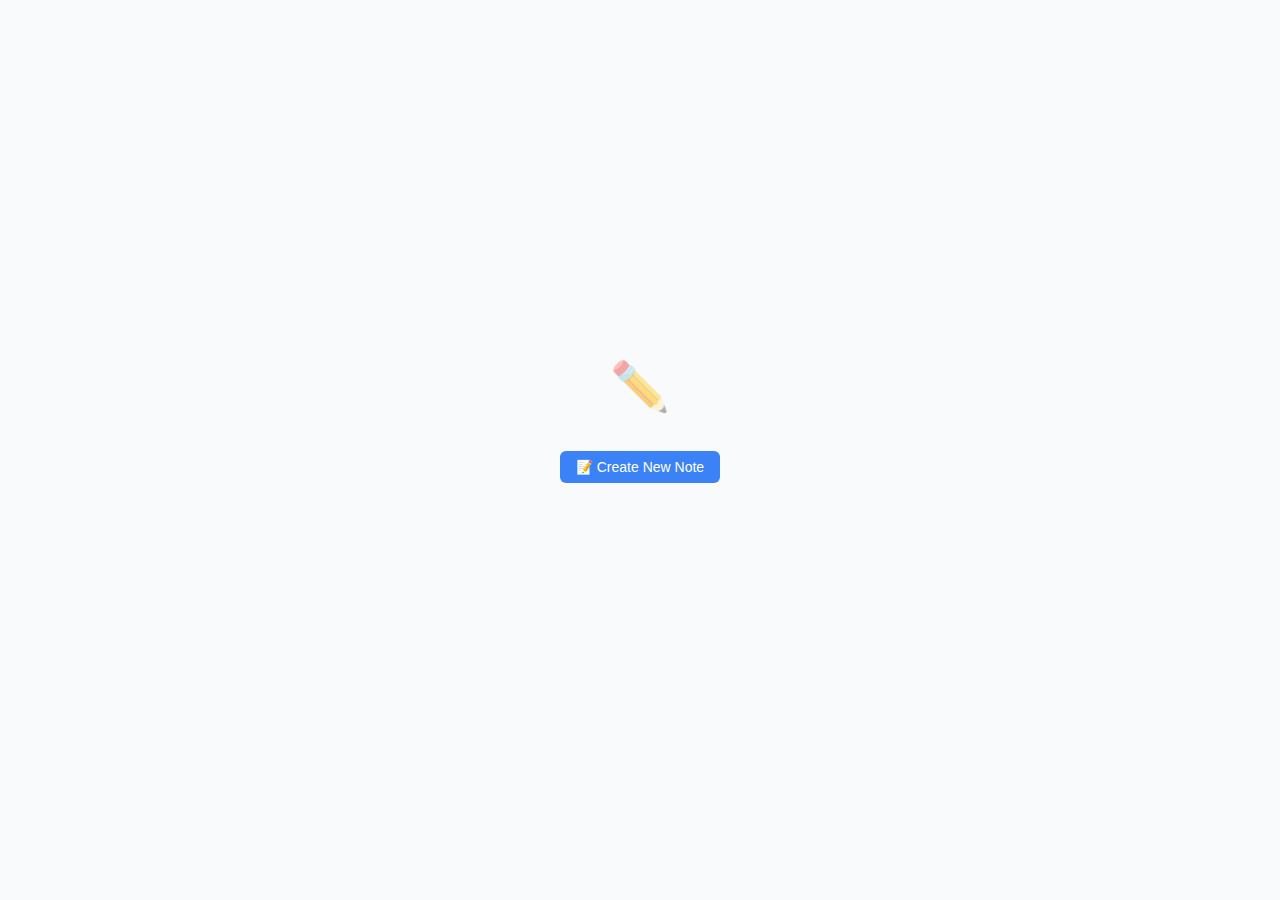
<file: note-editor.html>
<!DOCTYPE html>
<html lang="en">
<head>
    <meta charset="UTF-8">
    <meta name="viewport" content="width=device-width, initial-scale=1.0, user-scalable=yes, maximum-scale=5.0">
    <title>✏️ Note Editor</title>
    <style>
        * { margin: 0; padding: 0; box-sizing: border-box; }
        body {
            font-family: -apple-system, BlinkMacSystemFont, 'Segoe UI', Roboto, sans-serif;
            background: #f8fafc;
            color: #334155;
            height: 100vh;
            overflow: hidden;
        }
        .header {
            background: #fff;
            display: flex;
            align-items: center;
            justify-content: space-between;
            padding: 12px 16px;
            border-bottom: 1px solid #e2e8f0;
            box-shadow: 0 1px 3px rgba(0,0,0,0.1);
            z-index: 50;
            min-height: 60px;
        }
        .header-left {
            display: flex;
            align-items: center;
            gap: 12px;
            flex: 1;
            min-width: 0;
        }
        .header-title {
            font-size: 1.25rem;
            font-weight: 600;
            color: #1e293b;
            margin: 0;
            white-space: nowrap;
        }
        .header-actions {
            display: flex;
            align-items: center;
            gap: 8px;
            flex-wrap: nowrap;
        }
        .btn {
            padding: 8px 16px;
            border: none;
            border-radius: 6px;
            font-size: 14px;
            font-weight: 500;
            cursor: pointer;
            transition: all 0.2s;
            display: inline-flex;
            align-items: center;
            gap: 6px;
        }
        .btn-primary {
            background: #3b82f6;
            color: #fff;
        }
        .btn-primary:hover {
            background: #2563eb;
        }
        .btn-secondary {
            background: #f1f5f9;
            color: #475569;
        }
        .btn-secondary:hover {
            background: #e2e8f0;
        }
        .main-content {
            height: calc(100vh - 60px);
            overflow: hidden;
            display: flex;
            flex-direction: column;
        }
        .editor-header {
            padding: 16px;
            border-bottom: 1px solid #f1f5f9;
            background: #fff;
            z-index: 10;
        }
        .note-title-display {
            font-size: 1.1rem;
            font-weight: 600;
            color: #1e293b;
            margin-bottom: 12px;
        }
        .note-title-input {
            width: 100%;
            padding: 8px 0;
            border: none;
            outline: none;
            font-size: 1.5rem;
            font-weight: 600;
            color: #1e293b;
            background: transparent;
            margin-bottom: 12px;
        }
        .note-title-input:focus {
            border-bottom: 2px solid #3b82f6;
        }
        .tag-management {
            display: flex;
            align-items: center;
            gap: 8px;
            flex-wrap: wrap;
        }
        .note-tags {
            display: flex;
            flex-wrap: wrap;
            gap: 6px;
        }
        .tag-item {
            display: inline-flex;
            align-items: center;
            gap: 4px;
            background: #e0f2fe;
            color: #0369a1;
            padding: 4px 8px;
            border-radius: 12px;
            font-size: 0.8rem;
            border: 1px solid #0284c7;
        }
        .tag-remove {
            background: none;
            border: none;
            color: #0369a1;
            cursor: pointer;
            font-size: 0.9rem;
            padding: 0;
            margin-left: 2px;
            border-radius: 50%;
            width: 16px;
            height: 16px;
            display: flex;
            align-items: center;
            justify-content: center;
        }
        .tag-remove:hover {
            background: #0284c7;
            color: #fff;
        }
        .add-tag-btn {
            background: #10b981;
            color: #fff;
            padding: 2px 6px;
            border-radius: 8px;
            font-size: 0.7rem;
            border: none;
            cursor: pointer;
            display: flex;
            align-items: center;
            gap: 2px;
        }
        .add-tag-btn:hover {
            background: #059669;
        }
        .editor-toolbar {
            padding: 8px 16px;
            border-bottom: 1px solid #f1f5f9;
            background: #f8fafc;
            z-index: 9;
            overflow-x: auto;
        }
        .toolbar-scroll {
            display: flex;
            gap: 4px;
            min-width: max-content;
            padding-bottom: 4px;
        }
        .toolbar-group {
            display: flex;
            gap: 1px;
            padding: 2px;
            border-radius: 6px;
            background: #fff;
            border: 1px solid #e2e8f0;
            flex-shrink: 0;
        }
        .toolbar-btn {
            padding: 6px 8px;
            border: none;
            background: transparent;
            border-radius: 4px;
            cursor: pointer;
            font-size: 0.8rem;
            transition: all 0.2s;
            white-space: nowrap;
            min-width: 32px;
            display: flex;
            align-items: center;
            justify-content: center;
        }
        .toolbar-btn:hover {
            background: #f1f5f9;
            color: #3b82f6;
        }
        .toolbar-btn.active {
            background: #3b82f6;
            color: #fff;
        }
        .editor-content {
            flex: 1;
            padding: 16px;
            overflow-y: auto;
            background: #fff;
        }
        .editor-textarea {
            min-height: calc(100vh - 300px);
            outline: none;
            line-height: 1.6;
            font-size: 1rem;
            word-wrap: break-word;
            width: 100%;
            border: none;
            background: none;
            resize: none;
        }
        .editor-textarea:empty::before {
            content: "Start writing your note...";
            color: #9ca3af;
        }
        .status-bar {
            padding: 12px 16px;
            border-top: 1px solid #f1f5f9;
            background: #f8fafc;
            display: flex;
            justify-content: space-between;
            align-items: center;
            font-size: 0.8rem;
            color: #6b7280;
            z-index: 10;
        }
        .auto-save-indicator {
            display: flex;
            align-items: center;
            gap: 6px;
        }
        .save-dot {
            width: 6px;
            height: 6px;
            border-radius: 50%;
            background: #10b981;
        }
        .save-dot.saving {
            background: #f59e0b;
            animation: pulse 1s infinite;
        }
        @keyframes pulse {
            0%, 100% { opacity: 1; }
            50% { opacity: 0.5; }
        }
        .note-selector {
            display: flex;
            align-items: center;
            gap: 8px;
            margin-bottom: 12px;
        }
        .note-select {
            padding: 6px 12px;
            border: 1px solid #d1d5db;
            border-radius: 6px;
            font-size: 14px;
            background: #fff;
            outline: none;
            min-width: 200px;
            cursor: pointer;
        }
        .note-select:focus {
            border-color: #3b82f6;
            box-shadow: 0 0 0 3px rgba(59,130,246,0.1);
        }
        .empty-editor {
            display: flex;
            flex-direction: column;
            align-items: center;
            justify-content: center;
            height: 100%;
            text-align: center;
            color: #6b7280;
            padding: 40px 20px;
        }
        .empty-icon {
            font-size: 3rem;
            margin-bottom: 16px;
            opacity: 0.5;
        }
        @media (max-width: 768px) {
            .header {
                padding: 10px 16px;
            }
            .header-title {
                font-size: 1.1rem;
            }
            .tag-management {
                flex-direction: column;
                align-items: stretch;
            }
            .note-selector {
                flex-direction: column;
                align-items: stretch;
            }
            .note-select {
                min-width: unset;
            }
        }
    </style>
    <script src="encrypted-storage.js"></script>
</head>
<body>

    <div class="main-content" id="main-content">
        <!-- Empty state -->
        <div class="empty-editor" id="empty-editor">
            <div class="empty-icon">✏️</div>
            <div style="margin-top: 20px;">
                <button class="btn btn-primary" onclick="createNewNote()">📝 Create New Note</button>
            </div>
        </div>

        <!-- Editor interface -->
        <div id="editor-interface" style="display: none; height: 100%; flex-direction: column;">
            <div class="editor-header">
                <div class="note-selector">
                    <label for="noteSelect" style="font-weight: 500; color: #6b7280;">Note:</label>
                    <select class="note-select" id="noteSelect" onchange="loadSelectedNote()">
                        <option value="">Select a note...</option>
                    </select>
                    <button class="btn btn-secondary" onclick="createNewNote()">📝 New</button>
                    <button class="btn btn-primary" onclick="saveNote()" id="save-btn">💾 Save</button>
                </div>
                
                <input type="text" class="note-title-input" id="noteTitleInput" placeholder="Note title...">
                
                <div class="tag-management">
                    <label for="tagInput" style="font-size:0.9rem;color:#6b7280;margin-right:8px;">Tags:</label>
                    <input type="text" id="tagInput" placeholder="Add tag..." style="padding: 4px 8px; border: 1px solid #d1d5db; border-radius: 4px; font-size: 14px;" onkeypress="handleTagInput(event)">
                    <button class="add-tag-btn" onclick="addTag()">+ Add</button>
                    <div class="note-tags" id="noteTags"></div>
                </div>

            </div>
            
            <div class="editor-toolbar">
                <div class="toolbar-scroll">
                    <div class="toolbar-group">
                        <button class="toolbar-btn" onclick="toggleFormat('bold')" data-format="bold" title="Bold"><strong>B</strong></button>
                        <button class="toolbar-btn" onclick="toggleFormat('italic')" data-format="italic" title="Italic"><em>I</em></button>
                        <button class="toolbar-btn" onclick="toggleFormat('underline')" data-format="underline" title="Underline"><u>U</u></button>
                        <button class="toolbar-btn" onclick="toggleFormat('strikeThrough')" data-format="strikeThrough" title="Strikethrough"><s>S</s></button>
                    </div>
                    <div class="toolbar-group">
                        <button class="toolbar-btn" onclick="formatHeading('h1')" data-format="h1" title="Heading 1">H1</button>
                        <button class="toolbar-btn" onclick="formatHeading('h2')" data-format="h2" title="Heading 2">H2</button>
                        <button class="toolbar-btn" onclick="formatHeading('h3')" data-format="h3" title="Heading 3">H3</button>
                        <button class="toolbar-btn" onclick="formatHeading('p')" data-format="p" title="Paragraph">P</button>
                    </div>
                    <div class="toolbar-group">
                        <button class="toolbar-btn" onclick="toggleFormat('insertUnorderedList')" data-format="insertUnorderedList" title="Bullet List">• List</button>
                        <button class="toolbar-btn" onclick="toggleFormat('insertOrderedList')" data-format="insertOrderedList" title="Numbered List">1. List</button>
                        <button class="toolbar-btn" onclick="toggleCodeFormat()" data-format="code" title="Code">&lt;/&gt;</button>
                        <button class="toolbar-btn" onclick="toggleQuoteFormat()" data-format="quote" title="Quote">❝</button>
                    </div>
                    <div class="toolbar-group">
                        <button class="toolbar-btn" onclick="createLink()" data-format="createLink" title="Insert Link">🔗</button>
                        <button class="toolbar-btn" onclick="insertImage()" title="Insert Image">🖼</button>
                        <button class="toolbar-btn" onclick="clearFormatting()" title="Clear Formatting">🧹</button>
                    </div>
                </div>
            </div>
            
            <div class="editor-content">
                <div class="editor-textarea" contenteditable="true" id="editor"></div>
            </div>
            
            <div class="status-bar">
                <div class="auto-save-indicator">
                    <div class="save-dot" id="saveDot"></div>
                    <span id="saveStatus">All changes saved</span>
                </div>
                <div id="wordCount">0 words</div>
            </div>
        </div>
    </div>

    <script>
        // Global state using encrypted storage
        let notes = {};
        let tags = [];
        let currentNoteId = null;
        let autoSaveTimer = null;
        let storage = null;
        let lastEditorContent = '';
        let lastScrollPosition = 0;

        // Initialize storage
        async function initStorage() {
            try {
                if (typeof EncryptedStorage !== 'undefined') {
                    storage = new EncryptedStorage();
                } else {
                    // Fallback storage
                    storage = {
                        async saveEncrypted(key, data) {
                            localStorage.setItem(key, JSON.stringify(data));
                            return true;
                        },
                        async loadEncrypted(key) {
                            const data = localStorage.getItem(key);
                            return data ? JSON.parse(data) : null;
                        }
                    };
                }
                await loadData();
            } catch (error) {
                console.error('Storage initialization failed:', error);
            }
        }

        // Load data from storage
        async function loadData() {
            try {
                const data = await storage.loadEncrypted('notebook-data');
                if (data) {
                    notes = data.notes || {};
                    tags = data.tags || [];
                } else {
                    // Default data
                    notes = {};
                    tags = [];
                }
                
                updateNoteSelector();
                
                // Check if we should load a specific note from session storage
                const editingNoteId = sessionStorage.getItem('editingNoteId');
                const editingNoteData = sessionStorage.getItem('editingNoteData');
                
                console.log('🔍 Note editor checking for editing session:', {
                    editingNoteId,
                    hasEditingData: !!editingNoteData,
                    notesLoaded: Object.keys(notes).length
                });
                
                if (editingNoteId) {
                    console.log('📝 Found note to edit:', editingNoteId);
                    
                    // If we have backup note data, use it to ensure the note exists
                    if (editingNoteData && !notes[editingNoteId]) {
                        try {
                            const noteData = JSON.parse(editingNoteData);
                            notes[editingNoteId] = noteData;
                            console.log('📦 Loaded note from backup data:', noteData.title);
                        } catch (error) {
                            console.error('❌ Error parsing backup note data:', error);
                        }
                    }
                    
                    if (notes[editingNoteId]) {
                        console.log('✅ Note found, loading in editor...');
                        // Use setTimeout to ensure the note selector is updated first
                        setTimeout(() => {
                            loadNote(editingNoteId);
                            sessionStorage.removeItem('editingNoteId'); // Clear after use
                            sessionStorage.removeItem('editingNoteData'); // Clear backup data
                            console.log('🎯 Successfully loaded note in editor:', notes[editingNoteId].title);
                        }, 50);
                    } else {
                        console.error('❌ Note not found even with backup data:', editingNoteId);
                        showEmptyState();
                    }
                } else {
                    console.log('📄 No editing session found, showing empty state');
                    showEmptyState();
                }
            } catch (error) {
                console.error('Failed to load data:', error);
            }
        }

        // Save data to storage
        async function saveData() {
            try {
                const data = {
                    notes: notes,
                    tags: tags,
                    settings: { encryptionEnabled: false }
                };
                await storage.saveEncrypted('notebook-data', data);
                setSaveStatus('saved');
            } catch (error) {
                console.error('Failed to save data:', error);
            }
        }

        function setSaveStatus(status) {
            const dot = document.getElementById('saveDot');
            const text = document.getElementById('saveStatus');
            if (status === 'saving') {
                dot.classList.add('saving');
                text.textContent = 'Saving...';
            } else {
                dot.classList.remove('saving');
                text.textContent = 'All changes saved';
            }
        }

        function scheduleAutoSave() {
            setSaveStatus('saving');
            clearTimeout(autoSaveTimer);
            
            // Save editor state immediately for tool switching
            saveEditorState();
            
            autoSaveTimer = setTimeout(async () => {
                if (currentNoteId) {
                    await saveCurrentNote();
                    await saveData();
                }
            }, 1000);
        }

        function updateWordCount() {
            const content = document.getElementById('editor').textContent || '';
            const words = content.trim() ? content.trim().split(/\s+/).length : 0;
            document.getElementById('wordCount').textContent = `${words} word${words !== 1 ? 's' : ''}`;
        }

        async function saveCurrentNote() {
            if (!currentNoteId || !notes[currentNoteId]) return;
            
            const title = document.getElementById('noteTitleInput').value.trim();
            const content = document.getElementById('editor').innerHTML;
            
            notes[currentNoteId].title = title || 'Untitled Note';
            notes[currentNoteId].content = content;
            notes[currentNoteId].modified = new Date().toISOString();
            
            updateNoteSelector();
            
            // Notify that note has been modified for potential refresh
            notifyNoteModified();
        }
        
        function notifyNoteModified() {
            // Send message to parent to refresh notes list if needed
            if (window.parent && window.parent !== window) {
                window.parent.postMessage({
                    action: 'note-modified',
                    noteId: currentNoteId
                }, '*');
            }
        }

        function showEmptyState() {
            document.getElementById('empty-editor').style.display = 'flex';
            document.getElementById('editor-interface').style.display = 'none';
            currentNoteId = null;
        }

        function showEditor() {
            document.getElementById('empty-editor').style.display = 'none';
            document.getElementById('editor-interface').style.display = 'flex';
        }

        function updateNoteSelector() {
            const select = document.getElementById('noteSelect');
            const notesList = Object.entries(notes).map(([id, note]) => ({id, note}))
                .sort((a, b) => new Date(b.note.modified) - new Date(a.note.modified));
            
            select.innerHTML = '<option value="">Select a note...</option>' + 
                notesList.map(({id, note}) => {
                    const title = note.title || 'Untitled Note';
                    const isSelected = id === currentNoteId;
                    return `<option value="${id}" ${isSelected ? 'selected' : ''}>${title}</option>`;
                }).join('');
        }

        function loadSelectedNote() {
            const select = document.getElementById('noteSelect');
            const noteId = select.value;
            
            if (noteId && notes[noteId]) {
                loadNote(noteId);
            } else {
                showEmptyState();
            }
        }

        function loadNote(noteId) {
            if (!notes[noteId]) return;
            
            const note = notes[noteId];
            currentNoteId = noteId;
            
            document.getElementById('noteTitleInput').value = note.title || '';
            document.getElementById('editor').innerHTML = note.content || '';
            
            updateNoteTags();
            updateWordCount();
            setSaveStatus('saved');
            showEditor();
            updateNoteSelector();
            
            // Ensure dropdown shows the correct selection
            const select = document.getElementById('noteSelect');
            if (select) {
                select.value = noteId;
            }
            
            // Save state when loading a different note
            saveEditorState();
        }

        function updateNoteTags() {
            const container = document.getElementById('noteTags');
            if (!currentNoteId || !notes[currentNoteId]) {
                container.innerHTML = '';
                return;
            }
            
            const noteTags = notes[currentNoteId].tags || [];
            container.innerHTML = noteTags.map(tag => 
                `<span class="tag-item">${tag}<button class="tag-remove" onclick="removeTag('${tag}')" title="Remove tag">×</button></span>`
            ).join('');
        }

        function handleTagInput(event) {
            if (event.key === 'Enter') {
                event.preventDefault();
                addTag();
            }
        }

        function addTag() {
            const input = document.getElementById('tagInput');
            const tag = input.value.trim();
            
            if (!tag || !currentNoteId) return;
            
            if (!notes[currentNoteId].tags) notes[currentNoteId].tags = [];
            
            if (!notes[currentNoteId].tags.includes(tag)) {
                notes[currentNoteId].tags.push(tag);
                if (!tags.includes(tag)) {
                    tags.push(tag);
                }
                updateNoteTags();
                scheduleAutoSave();
            }
            
            input.value = '';
        }

        function removeTag(tag) {
            if (!currentNoteId || !notes[currentNoteId].tags) return;
            
            notes[currentNoteId].tags = notes[currentNoteId].tags.filter(t => t !== tag);
            updateNoteTags();
            scheduleAutoSave();
        }

        function createNewNote() {
            showInputModal('Enter note title:', '', (title) => {
                if (!title || !title.trim()) return;
                
                const noteId = Date.now().toString();
                notes[noteId] = {
                    id: noteId,
                    title: title.trim(),
                    content: '',
                    tags: [],
                    created: new Date().toISOString(),
                    modified: new Date().toISOString()
                };
                
                loadNote(noteId);
                scheduleAutoSave();
            });
        }

        async function saveNote() {
            if (currentNoteId) {
                await saveCurrentNote();
                await saveData();
                alert('Note saved successfully!');
            }
        }

        function showNotesList() {
            // Save current note before switching
            if (currentNoteId) {
                saveCurrentNote();
                saveData();
            }
            
            // Switch to notes list
            if (window.parent && window.parent !== window) {
                window.parent.postMessage({ action: 'switch-tool', tool: 'notes-list' }, '*');
            } else {
                window.location.href = 'notes-list.html';
            }
        }

        // Formatting functions
        function toggleFormat(command) {
            document.getElementById('editor').focus();
            document.execCommand(command, false, null);
            updateToolbarState();
            scheduleAutoSave();
        }

        function formatHeading(tag) {
            document.getElementById('editor').focus();
            document.execCommand('formatBlock', false, tag);
            updateToolbarState();
            scheduleAutoSave();
        }

        function createLink() {
            document.getElementById('editor').focus();
            const url = prompt('Enter URL:', 'https://');
            if (url && url !== 'https://') {
                const selection = window.getSelection();
                const selectedText = selection.toString();
                const text = selectedText || prompt('Enter link text:');
                if (text) {
                    document.execCommand('insertHTML', false, `<a href="${url}" target="_blank" rel="noopener noreferrer">${text}</a>`);
                }
            }
            updateToolbarState();
            scheduleAutoSave();
        }

        function insertImage() {
            const url = prompt('Enter image URL:', 'https://');
            if (url && url !== 'https://') {
                document.getElementById('editor').focus();
                document.execCommand('insertHTML', false, `<img src="${url}" style="max-width:100%;height:auto;border-radius:4px;margin:8px 0;" alt="Image">`);
                scheduleAutoSave();
            }
        }

        function toggleCodeFormat() {
            document.getElementById('editor').focus();
            const selection = window.getSelection();
            if (selection.rangeCount > 0) {
                const selectedText = selection.toString();
                if (selectedText) {
                    const code = `<code style="background:#f1f5f9;padding:2px 4px;border-radius:3px;font-family:Monaco,monospace;">${selectedText.replace(/</g, '&lt;').replace(/>/g, '&gt;')}</code>`;
                    document.execCommand('insertHTML', false, code);
                }
            }
            updateToolbarState();
            scheduleAutoSave();
        }

        function toggleQuoteFormat() {
            document.getElementById('editor').focus();
            const selection = window.getSelection();
            if (selection.rangeCount > 0) {
                const selectedText = selection.toString();
                if (selectedText) {
                    document.execCommand('insertHTML', false, `<blockquote style="border-left:4px solid #3b82f6;padding:12px 16px;margin:16px 0;font-style:italic;color:#6b7280;background:#f8fafc;">${selectedText}</blockquote>`);
                }
            }
            updateToolbarState();
            scheduleAutoSave();
        }

        function clearFormatting() {
            const editor = document.getElementById('editor');
            editor.focus();
            document.execCommand('removeFormat');
            document.execCommand('formatBlock', false, 'p');
            updateToolbarState();
            scheduleAutoSave();
        }

        function updateToolbarState() {
            document.querySelectorAll('.toolbar-btn[data-format]').forEach(button => {
                button.classList.remove('active');
                const format = button.getAttribute('data-format');
                
                if (['h1', 'h2', 'h3', 'p'].includes(format)) {
                    const blockFormat = document.queryCommandValue('formatBlock').toLowerCase();
                    if (blockFormat === format || (format === 'p' && !blockFormat)) {
                        button.classList.add('active');
                    }
                } else if (['bold', 'italic', 'underline', 'strikeThrough'].includes(format)) {
                    if (document.queryCommandState(format)) {
                        button.classList.add('active');
                    }
                } else if (['insertUnorderedList', 'insertOrderedList'].includes(format)) {
                    if (document.queryCommandState(format)) {
                        button.classList.add('active');
                    }
                }
            });
        }

        // Setup event listeners
        function setupEventListeners() {
            const editor = document.getElementById('editor');
            const titleInput = document.getElementById('noteTitleInput');
            
            editor.addEventListener('input', () => {
                updateWordCount();
                scheduleAutoSave();
            });
            
            editor.addEventListener('keyup', updateToolbarState);
            editor.addEventListener('mouseup', updateToolbarState);
            
            titleInput.addEventListener('input', scheduleAutoSave);
            
            // Listen for messages from parent app to load specific notes
            window.addEventListener('message', (event) => {
                if (event.data && event.data.action === 'load-note' && event.data.noteId) {
                    console.log('📥 Received load-note message for:', event.data.noteId);
                    const noteId = event.data.noteId;
                    
                    // Load the note if it exists
                    if (notes[noteId]) {
                        loadNote(noteId);
                        console.log('✅ Loaded note from message:', notes[noteId].title);
                    } else {
                        console.log('📝 Note not found in editor, checking session storage...');
                        checkForEditingNote();
                    }
                }
            });
            
            // Listen for visibility changes (when iframe becomes visible)
            document.addEventListener('visibilitychange', () => {
                if (!document.hidden) {
                    console.log('👁️ Editor became visible, checking for editing note...');
                    setTimeout(() => {
                        checkForEditingNote();
                    }, 100);
                }
            });
            
            // Listen for window focus (another way to detect iframe activation)
            window.addEventListener('focus', () => {
                console.log('🔍 Editor gained focus, checking for editing note...');
                setTimeout(() => {
                    checkForEditingNote();
                }, 100);
            });
        }

        // Initialize when page loads
        // Save editor state for persistence across tool switches
        function saveEditorState() {
            const editor = document.getElementById('editor');
            const titleInput = document.getElementById('noteTitleInput');
            
            if (editor && currentNoteId) {
                const state = {
                    noteId: currentNoteId,
                    content: editor.innerHTML,
                    title: titleInput ? titleInput.value : '',
                    scrollPosition: editor.scrollTop,
                    timestamp: Date.now()
                };
                sessionStorage.setItem('note-editor-state', JSON.stringify(state));
            }
        }

        // Restore editor state when returning to note editor
        function restoreEditorState() {
            // Don't restore if we're loading a specific note from notes list
            const editingNoteId = sessionStorage.getItem('editingNoteId');
            if (editingNoteId) {
                return; // Let loadData() handle the specific note loading
            }
            
            try {
                const savedState = sessionStorage.getItem('note-editor-state');
                if (savedState) {
                    const state = JSON.parse(savedState);
                    
                    // Check if state is recent (within last hour)
                    const now = Date.now();
                    const stateAge = now - (state.timestamp || 0);
                    const oneHour = 60 * 60 * 1000;
                    
                    if (stateAge < oneHour && state.noteId && notes[state.noteId]) {
                        // Load the note and restore content
                        loadNote(state.noteId);
                        
                        // Restore content and scroll position after a short delay
                        setTimeout(() => {
                            const editor = document.getElementById('editor');
                            const titleInput = document.getElementById('noteTitleInput');
                            
                            if (editor && state.content !== editor.innerHTML) {
                                editor.innerHTML = state.content;
                            }
                            if (titleInput && state.title !== titleInput.value) {
                                titleInput.value = state.title;
                            }
                            if (editor && state.scrollPosition) {
                                editor.scrollTop = state.scrollPosition;
                            }
                        }, 100);
                    }
                }
            } catch (error) {
                console.log('Could not restore editor state:', error);
            }
        }

        async function init() {
            await initStorage();
            setupEventListeners();
            
            // Check for editing note again after a short delay to handle iframe timing
            setTimeout(() => {
                checkForEditingNote();
            }, 200);
            
            // Only restore editor state if we're not loading a specific note
            if (!sessionStorage.getItem('editingNoteId')) {
                restoreEditorState();
            }
        }
        
        function checkForEditingNote() {
            const editingNoteId = sessionStorage.getItem('editingNoteId');
            const editingNoteData = sessionStorage.getItem('editingNoteData');
            
            console.log('🔄 Re-checking for editing note after init:', {
                editingNoteId,
                hasEditingData: !!editingNoteData,
                currentNoteId
            });
            
            // If we have an editing note and haven't loaded it yet
            if (editingNoteId && !currentNoteId) {
                console.log('🎯 Found unprocessed editing note, loading now...');
                
                // Load backup data if needed
                if (editingNoteData && !notes[editingNoteId]) {
                    try {
                        const noteData = JSON.parse(editingNoteData);
                        notes[editingNoteId] = noteData;
                        console.log('📦 Loaded backup note data:', noteData.title);
                    } catch (error) {
                        console.error('❌ Error parsing backup note data:', error);
                    }
                }
                
                if (notes[editingNoteId]) {
                    updateNoteSelector();
                    loadNote(editingNoteId);
                    sessionStorage.removeItem('editingNoteId');
                    sessionStorage.removeItem('editingNoteData');
                    console.log('✅ Late-loaded note in editor:', notes[editingNoteId].title);
                }
            }
        }

        // Modal functions
        function showInputModal(title, message, onConfirm, defaultValue = '') {
            // Create modal if it doesn't exist
            if (!document.getElementById('modalOverlay')) {
                const modalHTML = `
                    <div id="modalOverlay" class="modal-overlay" style="display: none;">
                        <div class="modal-content">
                            <div class="modal-header">
                                <h3 id="modalTitle">Modal Title</h3>
                            </div>
                            <div class="modal-body">
                                <p id="modalMessage">Modal message</p>
                                <input type="text" id="modalInput" class="modal-input" style="display: none;" placeholder="Enter text...">
                            </div>
                            <div class="modal-footer">
                                <button id="modalCancel" class="btn btn-secondary">Cancel</button>
                                <button id="modalConfirm" class="btn btn-primary">OK</button>
                            </div>
                        </div>
                    </div>
                `;
                document.body.insertAdjacentHTML('beforeend', modalHTML);
                
                // Add modal styles
                if (!document.getElementById('modalStyles')) {
                    const modalStyles = `
                        <style id="modalStyles">
                            .modal-overlay {
                                position: fixed;
                                top: 0;
                                left: 0;
                                right: 0;
                                bottom: 0;
                                background: rgba(0, 0, 0, 0.5);
                                display: flex;
                                align-items: center;
                                justify-content: center;
                                z-index: 1000;
                            }
                            .modal-content {
                                background: white;
                                border-radius: 8px;
                                box-shadow: 0 4px 20px rgba(0, 0, 0, 0.3);
                                min-width: 300px;
                                max-width: 500px;
                                margin: 20px;
                            }
                            .modal-header {
                                padding: 16px 20px;
                                border-bottom: 1px solid #e2e8f0;
                            }
                            .modal-header h3 {
                                margin: 0;
                                font-size: 1.1rem;
                                color: #1e293b;
                            }
                            .modal-body {
                                padding: 20px;
                            }
                            .modal-body p {
                                margin: 0 0 16px 0;
                                color: #64748b;
                                line-height: 1.5;
                            }
                            .modal-input {
                                width: 100%;
                                padding: 8px 12px;
                                border: 1px solid #d1d5db;
                                border-radius: 6px;
                                font-size: 14px;
                                outline: none;
                            }
                            .modal-input:focus {
                                border-color: #3b82f6;
                                box-shadow: 0 0 0 3px rgba(59,130,246,0.1);
                            }
                            .modal-footer {
                                padding: 16px 20px;
                                border-top: 1px solid #e2e8f0;
                                display: flex;
                                gap: 8px;
                                justify-content: flex-end;
                            }
                        </style>
                    `;
                    document.head.insertAdjacentHTML('beforeend', modalStyles);
                }
            }
            
            document.getElementById('modalTitle').textContent = title;
            document.getElementById('modalMessage').textContent = message;
            document.getElementById('modalInput').style.display = 'block';
            document.getElementById('modalInput').value = defaultValue;
            document.getElementById('modalOverlay').style.display = 'flex';
            
            // Focus the input
            setTimeout(() => document.getElementById('modalInput').focus(), 100);
            
            // Handle confirm
            const handleConfirm = () => {
                const value = document.getElementById('modalInput').value;
                hideModal();
                onConfirm(value);
            };
            
            // Handle cancel
            const handleCancel = () => {
                hideModal();
            };
            
            // Set up event listeners
            document.getElementById('modalConfirm').onclick = handleConfirm;
            document.getElementById('modalCancel').onclick = handleCancel;
            
            // Handle Enter key
            document.getElementById('modalInput').onkeypress = (e) => {
                if (e.key === 'Enter') handleConfirm();
                if (e.key === 'Escape') handleCancel();
            };
        }
        
        function hideModal() {
            const overlay = document.getElementById('modalOverlay');
            if (overlay) {
                overlay.style.display = 'none';
                // Clean up event listeners
                document.getElementById('modalConfirm').onclick = null;
                document.getElementById('modalCancel').onclick = null;
                const input = document.getElementById('modalInput');
                if (input) input.onkeypress = null;
            }
        }

        window.addEventListener('load', init);
    </script>
</body>
</html>
</file>
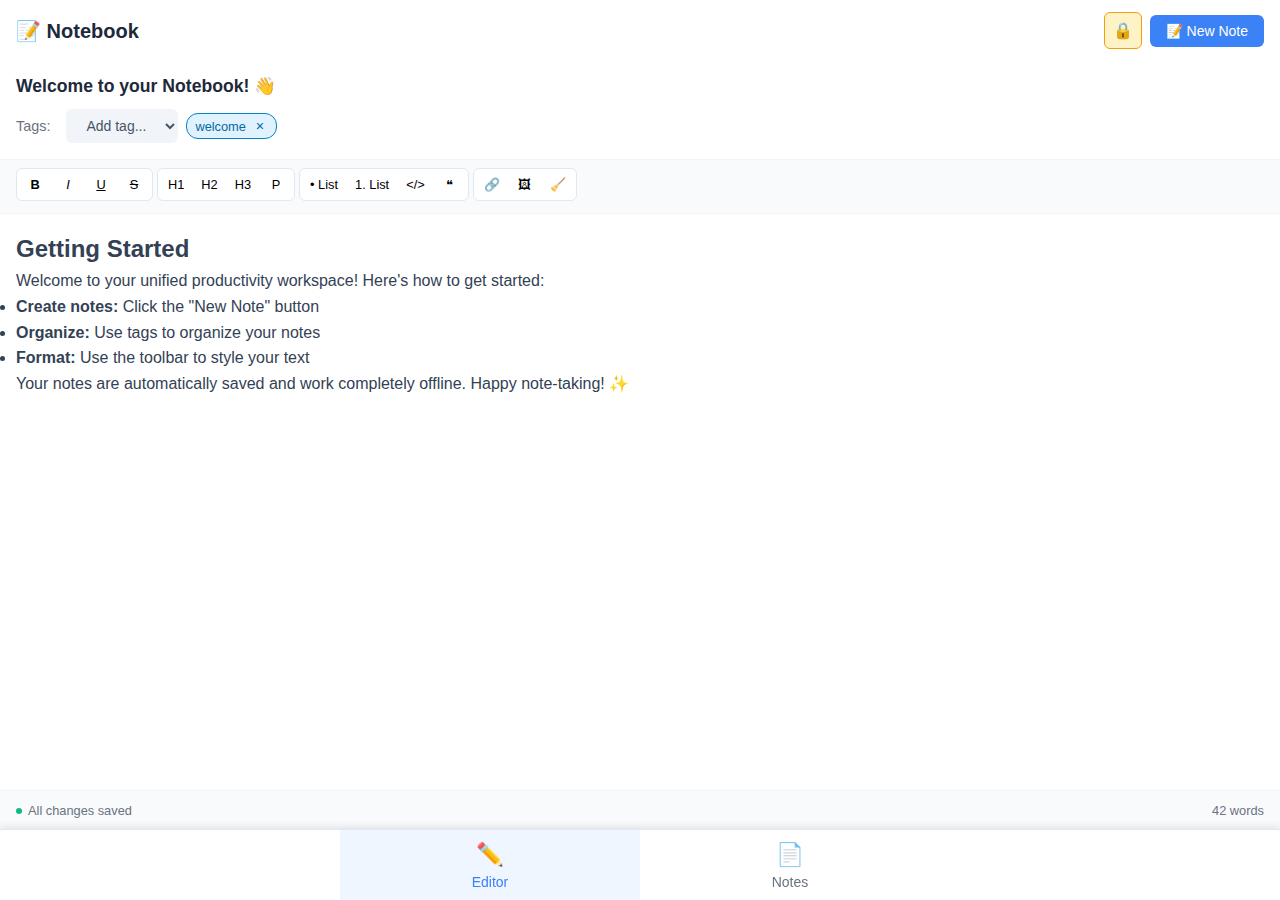
<file: notebook.html>
<!DOCTYPE html>
<html lang="en">
<head>
    <meta charset="UTF-8">
    <meta name="viewport" content="width=device-width, initial-scale=1.0, user-scalable=yes, maximum-scale=5.0">
    <title>📝 Notebook</title>
    <style>
        * { margin: 0; padding: 0; box-sizing: border-box; }
        body {
            font-family: -apple-system, BlinkMacSystemFont, 'Segoe UI', Roboto, sans-serif;
            background: #f8fafc;
            color: #334155;
            height: 100vh;
            overflow: hidden;
            padding-bottom: 70px;
        }
        .header {
            background: #fff;
            display: flex;
            align-items: center;
            justify-content: space-between;
            padding: 12px 16px;
            border-bottom: 1px solid #e2e8f0;
            box-shadow: 0 1px 3px rgba(0,0,0,0.1);
            z-index: 50;
            min-height: 60px;
        }
        .header-left {
            display: flex;
            align-items: center;
            gap: 12px;
            flex: 1;
            min-width: 0;
        }
        .header-title {
            font-size: 1.25rem;
            font-weight: 600;
            color: #1e293b;
            margin: 0;
            white-space: nowrap;
        }
        .header-actions {
            display: flex;
            align-items: center;
            gap: 8px;
            flex-wrap: nowrap;
        }
        .btn-icon {
            display: flex;
            align-items: center;
            justify-content: center;
            padding: 8px;
            border-radius: 6px;
            min-width: 36px;
            min-height: 36px;
            font-size: 1rem;
            cursor: pointer;
            transition: all 0.2s;
            border: none;
        }
        .encryption-btn {
            background: #fef3c7;
            color: #92400e;
            border: 1px solid #f59e0b;
        }
        .encryption-btn:hover {
            background: #fde68a;
        }
        .encryption-btn.active {
            background: #065f46;
            color: #fff;
            border-color: #065f46;
        }
        .btn {
            padding: 8px 16px;
            border: none;
            border-radius: 6px;
            font-size: 14px;
            font-weight: 500;
            cursor: pointer;
            transition: all 0.2s;
            display: inline-flex;
            align-items: center;
            gap: 6px;
        }
        .btn-primary {
            background: #3b82f6;
            color: #fff;
        }
        .btn-primary:hover {
            background: #2563eb;
        }
        .btn-secondary {
            background: #f1f5f9;
            color: #475569;
        }
        .btn-secondary:hover {
            background: #e2e8f0;
        }
        .view {
            position: absolute;
            top: 60px;
            left: 0;
            right: 0;
            bottom: 70px;
            background: #fff;
            overflow-y: auto;
            -webkit-overflow-scrolling: touch;
            display: none;
        }
        .view.active {
            display: block;
        }
        .nav {
            position: fixed;
            bottom: 0;
            left: 0;
            right: 0;
            background: #fff;
            border-top: 1px solid #e2e8f0;
            z-index: 100;
            box-shadow: 0 -2px 8px rgba(0,0,0,0.1);
        }
        .nav-tabs {
            display: flex;
            height: 70px;
            max-width: 600px;
            margin: 0 auto;
        }
        .nav-tab {
            flex: 1;
            display: flex;
            flex-direction: column;
            align-items: center;
            justify-content: center;
            background: none;
            border: none;
            color: #6b7280;
            font-size: 0.875rem;
            cursor: pointer;
            transition: all 0.2s;
            gap: 6px;
            padding: 8px;
        }
        .nav-tab.active {
            color: #3b82f6;
            background: #eff6ff;
        }
        .nav-tab:hover {
            background: #f8fafc;
        }
        .nav-icon {
            font-size: 1.4rem;
        }
        .editor {
            display: flex;
            flex-direction: column;
            height: 100%;
        }
        .editor-header {
            padding: 16px;
            border-bottom: 1px solid #f1f5f9;
            background: #fff;
            position: sticky;
            top: 0;
            z-index: 10;
        }
        .note-title-display {
            font-size: 1.1rem;
            font-weight: 600;
            color: #1e293b;
            margin-bottom: 12px;
        }
        .tag-management {
            display: flex;
            align-items: center;
            gap: 8px;
            flex-wrap: wrap;
        }
        .note-tags {
            display: flex;
            flex-wrap: wrap;
            gap: 6px;
        }
        .tag-item {
            display: inline-flex;
            align-items: center;
            gap: 4px;
            background: #e0f2fe;
            color: #0369a1;
            padding: 4px 8px;
            border-radius: 12px;
            font-size: 0.8rem;
            border: 1px solid #0284c7;
        }
        .tag-remove {
            background: none;
            border: none;
            color: #0369a1;
            cursor: pointer;
            font-size: 0.9rem;
            padding: 0;
            margin-left: 2px;
            border-radius: 50%;
            width: 16px;
            height: 16px;
            display: flex;
            align-items: center;
            justify-content: center;
        }
        .tag-remove:hover {
            background: #0284c7;
            color: #fff;
        }
        .add-tag-btn {
            background: #10b981;
            color: #fff;
            padding: 2px 6px;
            border-radius: 8px;
            font-size: 0.7rem;
            border: none;
            cursor: pointer;
            display: flex;
            align-items: center;
            gap: 2px;
        }
        .add-tag-btn:hover {
            background: #059669;
        }
        .editor-toolbar {
            padding: 8px 16px;
            border-bottom: 1px solid #f1f5f9;
            background: #f8fafc;
            position: sticky;
            top: 0;
            z-index: 9;
            overflow-x: auto;
        }
        .toolbar-scroll {
            display: flex;
            gap: 4px;
            min-width: max-content;
            padding-bottom: 4px;
        }
        .toolbar-group {
            display: flex;
            gap: 1px;
            padding: 2px;
            border-radius: 6px;
            background: #fff;
            border: 1px solid #e2e8f0;
            flex-shrink: 0;
        }
        .toolbar-btn {
            padding: 6px 8px;
            border: none;
            background: transparent;
            border-radius: 4px;
            cursor: pointer;
            font-size: 0.8rem;
            transition: all 0.2s;
            white-space: nowrap;
            min-width: 32px;
            display: flex;
            align-items: center;
            justify-content: center;
        }
        .toolbar-btn:hover {
            background: #f1f5f9;
            color: #3b82f6;
        }
        .toolbar-btn.active {
            background: #3b82f6;
            color: #fff;
        }
        .editor-content {
            flex: 1;
            padding: 16px;
            overflow-y: auto;
        }
        .editor-textarea {
            min-height: calc(100vh - 300px);
            outline: none;
            line-height: 1.6;
            font-size: 1rem;
            word-wrap: break-word;
            width: 100%;
            border: none;
            background: none;
            resize: none;
        }
        .editor-textarea:empty::before {
            content: "Start writing your note...";
            color: #9ca3af;
        }
        .status-bar {
            padding: 12px 16px;
            border-top: 1px solid #f1f5f9;
            background: #f8fafc;
            display: flex;
            justify-content: space-between;
            align-items: center;
            font-size: 0.8rem;
            color: #6b7280;
            position: sticky;
            bottom: 0;
            z-index: 10;
        }
        .notes-controls {
            padding: 16px;
            border-bottom: 1px solid #e2e8f0;
            background: #fff;
            position: sticky;
            top: 0;
            z-index: 10;
        }
        .search-section {
            display: flex;
            gap: 8px;
            align-items: center;
            flex-wrap: wrap;
        }
        .search-input {
            flex: 1;
            min-width: 200px;
            padding: 8px 12px;
            border: 1px solid #d1d5db;
            border-radius: 6px;
            font-size: 14px;
            outline: none;
            transition: border-color 0.2s;
        }
        .search-input:focus {
            border-color: #3b82f6;
            box-shadow: 0 0 0 3px rgba(59,130,246,0.1);
        }
        .filter-select {
            padding: 8px 12px;
            border: 1px solid #d1d5db;
            border-radius: 6px;
            font-size: 14px;
            background: #fff;
            outline: none;
            min-width: 120px;
            cursor: pointer;
        }
        .filter-select:focus {
            border-color: #3b82f6;
            box-shadow: 0 0 0 3px rgba(59,130,246,0.1);
        }
        .notes-list {
            padding: 8px 0;
        }
        .note-item {
            position: relative;
            padding: 16px;
            border-bottom: 1px solid #f1f5f9;
            cursor: pointer;
            transition: background-color 0.2s;
        }
        .note-item:hover, .note-item:active {
            background: #f8fafc;
        }
        .note-item.active {
            background: #eff6ff;
            border-left: 4px solid #3b82f6;
            padding-left: 12px;
        }
        .note-content {
            padding-right: 40px;
        }
        .note-title {
            font-size: 1rem;
            font-weight: 600;
            color: #1e293b;
            margin-bottom: 8px;
            line-height: 1.4;
        }
        .note-preview {
            font-size: 0.875rem;
            color: #6b7280;
            line-height: 1.4;
            margin-bottom: 8px;
            display: -webkit-box;
            -webkit-line-clamp: 2;
            line-clamp: 2;
            -webkit-box-orient: vertical;
            overflow: hidden;
        }
        .note-meta {
            display: flex;
            justify-content: space-between;
            align-items: center;
            font-size: 0.75rem;
            color: #9ca3af;
        }
        .note-delete {
            position: absolute;
            top: 12px;
            right: 12px;
            opacity: 1;
            background: #fef2f2;
            border: none;
            color: #dc2626;
            cursor: pointer;
            padding: 8px;
            border-radius: 4px;
            font-size: 1rem;
            transition: all 0.2s;
            z-index: 10;
        }
        .note-delete:hover {
            background: #fecaca;
            color: #b91c1c;
            transform: scale(1.05);
        }
        .empty-state {
            display: flex;
            flex-direction: column;
            align-items: center;
            justify-content: center;
            height: 300px;
            text-align: center;
            color: #6b7280;
            padding: 40px 20px;
        }
        .empty-icon {
            font-size: 3rem;
            margin-bottom: 16px;
            opacity: 0.5;
        }
        .auto-save-indicator {
            display: flex;
            align-items: center;
            gap: 6px;
        }
        .save-dot {
            width: 6px;
            height: 6px;
            border-radius: 50%;
            background: #10b981;
        }
        .save-dot.saving {
            background: #f59e0b;
            animation: pulse 1s infinite;
        }
        @keyframes pulse {
            0%, 100% { opacity: 1; }
            50% { opacity: 0.5; }
        }
        @media (max-width: 768px) {
            .header {
                padding: 10px 16px;
            }
            .header-title {
                font-size: 1.1rem;
            }
            .header-left {
                gap: 8px;
            }
            .header-actions {
                gap: 6px;
            }
            .btn-icon {
                min-width: 32px;
                min-height: 32px;
                padding: 6px;
                font-size: 0.9rem;
            }
            .search-section {
                flex-direction: column;
                align-items: stretch;
            }
            .search-input {
                min-width: unset;
            }
            .filter-select {
                min-width: unset;
            }
        }
        @media (max-width: 480px) {
            .header {
                padding: 8px 12px;
            }
            .header-title {
                font-size: 1rem;
            }
            .header-left {
                gap: 6px;
            }
            .header-actions {
                gap: 4px;
            }
            .btn-icon {
                min-width: 28px;
                min-height: 28px;
                padding: 4px;
                font-size: 0.8rem;
            }
            .notes-controls {
                padding: 12px;
            }
        }
    </style>
</head>
<body>
    <div class="header">
        <div class="header-left">
            <h1 class="header-title">📝 Notebook</h1>
        </div>
        <div class="header-actions">
            <button class="btn-icon encryption-btn" onclick="toggleEncryption()" id="encryptionBtn" title="Toggle encryption">🔒</button>
            <button class="btn btn-primary" onclick="createNote()">📝 New Note</button>
        </div>
    </div>

    <!-- Hidden encryption checkbox for functionality -->
    <input type="checkbox" id="encryptionEnabled" style="display:none">

    <!-- Editor View -->
    <div class="view active" id="EditorView">
        <div class="editor">
            <div class="editor-header">
                <div class="note-title-display" id="noteTitleDisplay">Select a note to edit</div>
                <div class="tag-management">
                    <label for="tagSelect" style="font-size:0.9rem;color:#6b7280;margin-right:8px;">Tags:</label>
                    <select class="btn btn-secondary" id="tagSelect" onchange="handleTagChange()">
                        <option value="">Add tag...</option>
                    </select>
                    <div class="note-tags" id="noteTags"></div>
                </div>
            </div>
            <div class="editor-toolbar">
                <div class="toolbar-scroll">
                    <div class="toolbar-group">
                        <button class="toolbar-btn" onclick="ToggleFormat('bold')" data-format="bold" title="Bold"><strong>B</strong></button>
                        <button class="toolbar-btn" onclick="ToggleFormat('italic')" data-format="italic" title="Italic"><em>I</em></button>
                        <button class="toolbar-btn" onclick="ToggleFormat('underline')" data-format="underline" title="Underline"><u>U</u></button>
                        <button class="toolbar-btn" onclick="ToggleFormat('strikeThrough')" data-format="strikeThrough" title="Strikethrough"><s>S</s></button>
                    </div>
                    <div class="toolbar-group">
                        <button class="toolbar-btn" onclick="FormatHeading('h1')" data-format="h1" title="Heading 1">H1</button>
                        <button class="toolbar-btn" onclick="FormatHeading('h2')" data-format="h2" title="Heading 2">H2</button>
                        <button class="toolbar-btn" onclick="FormatHeading('h3')" data-format="h3" title="Heading 3">H3</button>
                        <button class="toolbar-btn" onclick="FormatHeading('p')" data-format="p" title="Paragraph">P</button>
                    </div>
                    <div class="toolbar-group">
                        <button class="toolbar-btn" onclick="ToggleFormat('insertUnorderedList')" data-format="insertUnorderedList" title="Bullet List">• List</button>
                        <button class="toolbar-btn" onclick="ToggleFormat('insertOrderedList')" data-format="insertOrderedList" title="Numbered List">1. List</button>
                        <button class="toolbar-btn" onclick="ToggleCodeFormat()" data-format="code" title="Code">&lt;/&gt;</button>
                        <button class="toolbar-btn" onclick="ToggleQuoteFormat()" data-format="quote" title="Quote">❝</button>
                    </div>
                    <div class="toolbar-group">
                        <button class="toolbar-btn" onclick="CreateLink()" data-format="createLink" title="Insert Link">🔗</button>
                        <button class="toolbar-btn" onclick="InsertImage()" title="Insert Image">🖼</button>
                        <button class="toolbar-btn" onclick="ClearFormatting()" title="Clear Formatting">🧹</button>
                    </div>
                </div>
            </div>
            <div class="editor-content">
                <div class="editor-textarea" contenteditable="true" id="Editor"></div>
            </div>
            <div class="status-bar">
                <div class="auto-save-indicator">
                    <div class="save-dot" id="SaveDot"></div>
                    <span id="SaveStatus">All changes saved</span>
                </div>
                <div id="WordCount">0 words</div>
            </div>
        </div>
    </div>

    <!-- Notes View -->
    <div class="view" id="NotesView">
        <div class="notes-controls">
            <div class="search-section">
                <input type="text" class="search-input" id="searchInput" placeholder="Search notes..." onkeyup="searchNotes()">
                <select class="filter-select" id="tagFilter" onchange="filterNotesByTag()">
                    <option value="">All Tags</option>
                </select>
                <button class="btn btn-primary" onclick="createNote()">📝 New Note</button>
            </div>
        </div>
        <div class="notes-list" id="NotesList"></div>
    </div>

    <!-- Bottom Navigation -->
    <div class="nav">
        <div class="nav-tabs">
            <button class="nav-tab active" onclick="showView('editor')" data-view="editor">
                <div class="nav-icon">✏️</div>
                <div>Editor</div>
            </button>
            <button class="nav-tab" onclick="showView('notes')" data-view="notes">
                <div class="nav-icon">📄</div>
                <div>Notes</div>
            </button>
        </div>
    </div>

    <!-- Scripts -->
    <script src="encrypted-storage.js"></script>
    <script>
        // Global state using encrypted storage
        let notes = {};
        let tags = [];
        let currentNote = null;
        let autoSaveTimer = null;
        let pendingChanges = false;
        let encryptionEnabled = false;
        let storage = null;

        // Initialize storage
        async function initStorage() {
            try {
                if (typeof EncryptedStorage !== 'undefined') {
                    storage = new EncryptedStorage();
                } else {
                    // Fallback storage
                    storage = {
                        async saveEncrypted(key, data) {
                            localStorage.setItem(key, JSON.stringify(data));
                            return true;
                        },
                        async loadEncrypted(key) {
                            const data = localStorage.getItem(key);
                            return data ? JSON.parse(data) : null;
                        }
                    };
                }
                await loadData();
            } catch (error) {
                console.error('Storage initialization failed:', error);
            }
        }

        // Load data from storage
        async function loadData() {
            try {
                const data = await storage.loadEncrypted('notebook-data');
                if (data) {
                    notes = data.notes || {};
                    tags = data.tags || [];
                    encryptionEnabled = data.settings?.encryptionEnabled || false;
                } else {
                    // Default data
                    notes = {
                        '1': {
                            id: '1',
                            title: 'Welcome to your Notebook! 👋',
                            content: '<h2>Getting Started</h2><p>Welcome to your unified productivity workspace! Here\'s how to get started:</p><ul><li><strong>Create notes:</strong> Click the "New Note" button</li><li><strong>Organize:</strong> Use tags to organize your notes</li><li><strong>Format:</strong> Use the toolbar to style your text</li></ul><p>Your notes are automatically saved and work completely offline. Happy note-taking! ✨</p>',
                            tags: ['welcome'],
                            created: new Date().toISOString(),
                            modified: new Date().toISOString()
                        }
                    };
                    tags = ['welcome'];
                }
                
                updateEncryptionUI();
                updateAllViews();
                
                // Load first note
                const noteIds = Object.keys(notes);
                if (noteIds.length > 0) {
                    SelectNote(noteIds[0]);
                }
            } catch (error) {
                console.error('Failed to load data:', error);
            }
        }

        // Save data to storage
        async function saveData() {
            try {
                const data = {
                    notes: notes,
                    tags: tags,
                    settings: { encryptionEnabled: encryptionEnabled }
                };
                await storage.saveEncrypted('notebook-data', data);
                setSaveStatus('saved');
            } catch (error) {
                console.error('Failed to save data:', error);
            }
        }

        // Initialize app
        async function init() {
            await initStorage();
            showView('editor');
            setupEventListeners();
        }

        function setupEventListeners() {
            const Editor = document.getElementById('Editor');
            Editor.addEventListener('input', () => {
                UpdateWordCount();
                ScheduleAutoSave();
            });
            Editor.addEventListener('keyup', UpdateToolbarState);
            Editor.addEventListener('mouseup', UpdateToolbarState);
        }

        function ScheduleAutoSave() {
            setSaveStatus('saving');
            pendingChanges = true;
            clearTimeout(autoSaveTimer);
            autoSaveTimer = setTimeout(async () => {
                if (currentNote) {
                    await saveCurrentNote();
                    await saveData();
                }
            }, 1000);
        }

        function setSaveStatus(status) {
            const dot = document.getElementById('SaveDot');
            const text = document.getElementById('SaveStatus');
            if (status === 'saving') {
                dot.classList.add('saving');
                text.textContent = 'Saving...';
            } else {
                dot.classList.remove('saving');
                text.textContent = 'All changes saved';
            }
        }

        function UpdateWordCount() {
            const content = document.getElementById('Editor').textContent || '';
            const words = content.trim() ? content.trim().split(/\s+/).length : 0;
            document.getElementById('WordCount').textContent = `${words} word${words !== 1 ? 's' : ''}`;
        }

        async function saveCurrentNote() {
            if (!currentNote || !notes[currentNote]) return;
            
            notes[currentNote].content = document.getElementById('Editor').innerHTML;
            notes[currentNote].modified = new Date().toISOString();
            updateNotesList();
        }

        function showView(view) {
            document.querySelectorAll('.nav-tab').forEach(tab => tab.classList.remove('active'));
            document.querySelector(`[data-view="${view}"]`).classList.add('active');
            document.querySelectorAll('.view').forEach(v => v.classList.remove('active'));
            document.getElementById(`${view.charAt(0).toUpperCase() + view.slice(1)}View`).classList.add('active');
            
            if (view === 'notes') {
                updateNotesList();
                updateTagFilter();
            }
        }

        function updateAllViews() {
            updateNotesList();
            updateTagSelect();
            updateNoteDisplay();
        }

        function updateNotesList() {
            const container = document.getElementById('NotesList');
            const searchInput = document.getElementById('searchInput');
            const tagFilter = document.getElementById('tagFilter');
            const searchTerm = searchInput ? searchInput.value.toLowerCase() : '';
            const selectedTag = tagFilter ? tagFilter.value : '';

            let allNotes = Object.entries(notes).map(([id, note]) => ({id, note}));

            // Apply search filter
            if (searchTerm) {
                allNotes = allNotes.filter(({note}) => {
                    const title = (note.title || '').toLowerCase();
                    const content = note.content.replace(/<[^>]*>/g, '').toLowerCase();
                    const tags = (note.tags || []).join(' ').toLowerCase();
                    return title.includes(searchTerm) || content.includes(searchTerm) || tags.includes(searchTerm);
                });
            }

            // Apply tag filter
            if (selectedTag) {
                allNotes = allNotes.filter(({note}) => (note.tags || []).includes(selectedTag));
            }

            allNotes.sort((a, b) => new Date(b.note.modified) - new Date(a.note.modified));

            container.innerHTML = allNotes.length ? allNotes.map(({id, note}) => {
                const displayTitle = note.title || 'Untitled Note';
                const contentText = note.content.replace(/<[^>]*>/g, '');
                const preview = contentText.substring(0, 100);
                const wordCount = contentText.trim() ? contentText.trim().split(/\s+/).length : 0;
                const date = new Date(note.modified).toLocaleDateString();
                const noteTags = note.tags || [];

                const tagsHTML = noteTags.map(tag => `<span class="tag-item">${tag}</span>`).join('');

                return `<div class="note-item ${id === currentNote ? 'active' : ''}" onclick="SelectNote('${id}')">
                    <button class="note-delete" onclick="event.stopPropagation();deleteNote('${id}')" title="Delete note">🗑️</button>
                    <div class="note-content">
                        <div class="note-title">${displayTitle}</div>
                        <div class="note-preview">${preview}${preview.length >= 100 ? '...' : ''}</div>
                        <div class="note-meta">
                            <span>${date}</span>
                            <span>${wordCount} word${wordCount !== 1 ? 's' : ''}</span>
                        </div>
                        <div class="note-tags">${tagsHTML}</div>
                    </div>
                </div>`;
            }).join('') : `<div class="empty-state">
                <div class="empty-icon">📝</div>
                <p>No notes yet</p>
            </div>`;
        }

        function updateTagSelect() {
            const select = document.getElementById('tagSelect');
            if (!select) return;
            select.innerHTML = '<option value="">Add tag...</option>' + 
                tags.map(tag => `<option value="${tag}">${tag}</option>`).join('');
        }

        function updateTagFilter() {
            const filter = document.getElementById('tagFilter');
            if (!filter) return;
            filter.innerHTML = '<option value="">All Tags</option>' + 
                tags.map(tag => `<option value="${tag}">${tag}</option>`).join('');
        }

        function updateNoteDisplay() {
            const titleDisplay = document.getElementById('noteTitleDisplay');
            const noteTagsContainer = document.getElementById('noteTags');
            
            if (currentNote && notes[currentNote]) {
                titleDisplay.textContent = notes[currentNote].title || 'Untitled Note';
                const noteTags = notes[currentNote].tags || [];
                noteTagsContainer.innerHTML = noteTags.map(tag => 
                    `<span class="tag-item">${tag}<button class="tag-remove" onclick="removeTagFromNote('${currentNote}','${tag}')" title="Remove tag">×</button></span>`
                ).join('');
            } else {
                titleDisplay.textContent = 'Select a note to edit';
                noteTagsContainer.innerHTML = '';
            }
        }

        function searchNotes() {
            updateNotesList();
        }

        function filterNotesByTag() {
            updateNotesList();
        }

        function handleTagChange() {
            const select = document.getElementById('tagSelect');
            const selectedTag = select.value;
            if (selectedTag && currentNote) {
                addTagToNote(currentNote, selectedTag);
                select.value = '';
                updateNoteDisplay();
                updateNotesList();
                ScheduleAutoSave();
            }
        }

        function addTagToNote(noteId, tag) {
            if (!notes[noteId]) return;
            if (!notes[noteId].tags) notes[noteId].tags = [];
            if (!notes[noteId].tags.includes(tag)) {
                notes[noteId].tags.push(tag);
                if (!tags.includes(tag)) {
                    tags.push(tag);
                    updateTagSelect();
                    updateTagFilter();
                }
            }
        }

        function removeTagFromNote(noteId, tag) {
            if (!notes[noteId] || !notes[noteId].tags) return;
            notes[noteId].tags = notes[noteId].tags.filter(t => t !== tag);
            updateNoteDisplay();
            updateNotesList();
            ScheduleAutoSave();
        }

        function deleteNote(noteId) {
            if (!confirm('Delete this note? This cannot be undone.')) return;
            
            delete notes[noteId];
            if (currentNote === noteId) {
                const remainingNotes = Object.keys(notes);
                if (remainingNotes.length > 0) {
                    SelectNote(remainingNotes[0]);
                } else {
                    currentNote = null;
                    document.getElementById('Editor').innerHTML = '';
                    updateNoteDisplay();
                }
            }
            updateNotesList();
            ScheduleAutoSave();
        }

        function SelectNote(noteId) {
            if (!notes[noteId]) return;
            
            const note = notes[noteId];
            currentNote = noteId;
            document.getElementById('Editor').innerHTML = note.content;
            updateAllViews();
            UpdateWordCount();
            setSaveStatus('saved');
            showView('editor');
        }

        function createNote() {
            const title = prompt('Enter note title:');
            if (!title || !title.trim()) return;
            
            const noteId = Date.now().toString();
            notes[noteId] = {
                title: title.trim(),
                content: '',
                tags: [],
                created: new Date().toISOString(),
                modified: new Date().toISOString()
            };
            
            SelectNote(noteId);
            updateNotesList();
            ScheduleAutoSave();
        }

        // Formatting functions
        function ToggleFormat(command) {
            document.getElementById('Editor').focus();
            document.execCommand(command, false, null);
            UpdateToolbarState();
            ScheduleAutoSave();
        }

        function FormatHeading(tag) {
            document.getElementById('Editor').focus();
            document.execCommand('formatBlock', false, tag);
            UpdateToolbarState();
            ScheduleAutoSave();
        }

        function CreateLink() {
            document.getElementById('Editor').focus();
            const url = prompt('Enter URL:', 'https://');
            if (url && url !== 'https://') {
                const selection = window.getSelection();
                const selectedText = selection.toString();
                const text = selectedText || prompt('Enter link text:');
                if (text) {
                    document.execCommand('insertHTML', false, `<a href="${url}" target="_blank" rel="noopener noreferrer">${text}</a>`);
                }
            }
            UpdateToolbarState();
            ScheduleAutoSave();
        }

        function InsertImage() {
            const url = prompt('Enter image URL:', 'https://');
            if (url && url !== 'https://') {
                document.getElementById('Editor').focus();
                document.execCommand('insertHTML', false, `<img src="${url}" style="max-width:100%;height:auto;border-radius:4px;margin:8px 0;" alt="Image">`);
                ScheduleAutoSave();
            }
        }

        function ToggleCodeFormat() {
            document.getElementById('Editor').focus();
            const selection = window.getSelection();
            if (selection.rangeCount > 0) {
                const selectedText = selection.toString();
                if (selectedText) {
                    const code = `<code style="background:#f1f5f9;padding:2px 4px;border-radius:3px;font-family:Monaco,monospace;">${selectedText.replace(/</g, '&lt;').replace(/>/g, '&gt;')}</code>`;
                    document.execCommand('insertHTML', false, code);
                }
            }
            UpdateToolbarState();
            ScheduleAutoSave();
        }

        function ToggleQuoteFormat() {
            document.getElementById('Editor').focus();
            const selection = window.getSelection();
            if (selection.rangeCount > 0) {
                const selectedText = selection.toString();
                if (selectedText) {
                    document.execCommand('insertHTML', false, `<blockquote style="border-left:4px solid #3b82f6;padding:12px 16px;margin:16px 0;font-style:italic;color:#6b7280;background:#f8fafc;">${selectedText}</blockquote>`);
                }
            }
            UpdateToolbarState();
            ScheduleAutoSave();
        }

        function ClearFormatting() {
            const editor = document.getElementById('Editor');
            editor.focus();
            document.execCommand('removeFormat');
            document.execCommand('formatBlock', false, 'p');
            UpdateToolbarState();
            ScheduleAutoSave();
        }

        function UpdateToolbarState() {
            document.querySelectorAll('.toolbar-btn[data-format]').forEach(button => {
                button.classList.remove('active');
                const format = button.getAttribute('data-format');
                
                if (['h1', 'h2', 'h3', 'p'].includes(format)) {
                    const blockFormat = document.queryCommandValue('formatBlock').toLowerCase();
                    if (blockFormat === format || (format === 'p' && !blockFormat)) {
                        button.classList.add('active');
                    }
                } else if (['bold', 'italic', 'underline', 'strikeThrough'].includes(format)) {
                    if (document.queryCommandState(format)) {
                        button.classList.add('active');
                    }
                } else if (['insertUnorderedList', 'insertOrderedList'].includes(format)) {
                    if (document.queryCommandState(format)) {
                        button.classList.add('active');
                    }
                }
            });
        }

        // Encryption functions
        function updateEncryptionUI() {
            const btn = document.getElementById('encryptionBtn');
            const checkbox = document.getElementById('encryptionEnabled');
            
            checkbox.checked = encryptionEnabled;
            btn.classList.toggle('active', encryptionEnabled);
            btn.title = encryptionEnabled ? 'Encryption enabled - click to disable' : 'Toggle encryption';
        }

        async function toggleEncryption() {
            encryptionEnabled = !encryptionEnabled;
            
            // Update all notes
            Object.values(notes).forEach(note => {
                note.encrypted = encryptionEnabled;
            });

            updateEncryptionUI();
            await saveData();
            
            alert(`Encryption ${encryptionEnabled ? 'enabled' : 'disabled'}!`);
        }

        // Initialize when page loads
        window.addEventListener('load', init);
    </script>
</body>
</html>
</file>
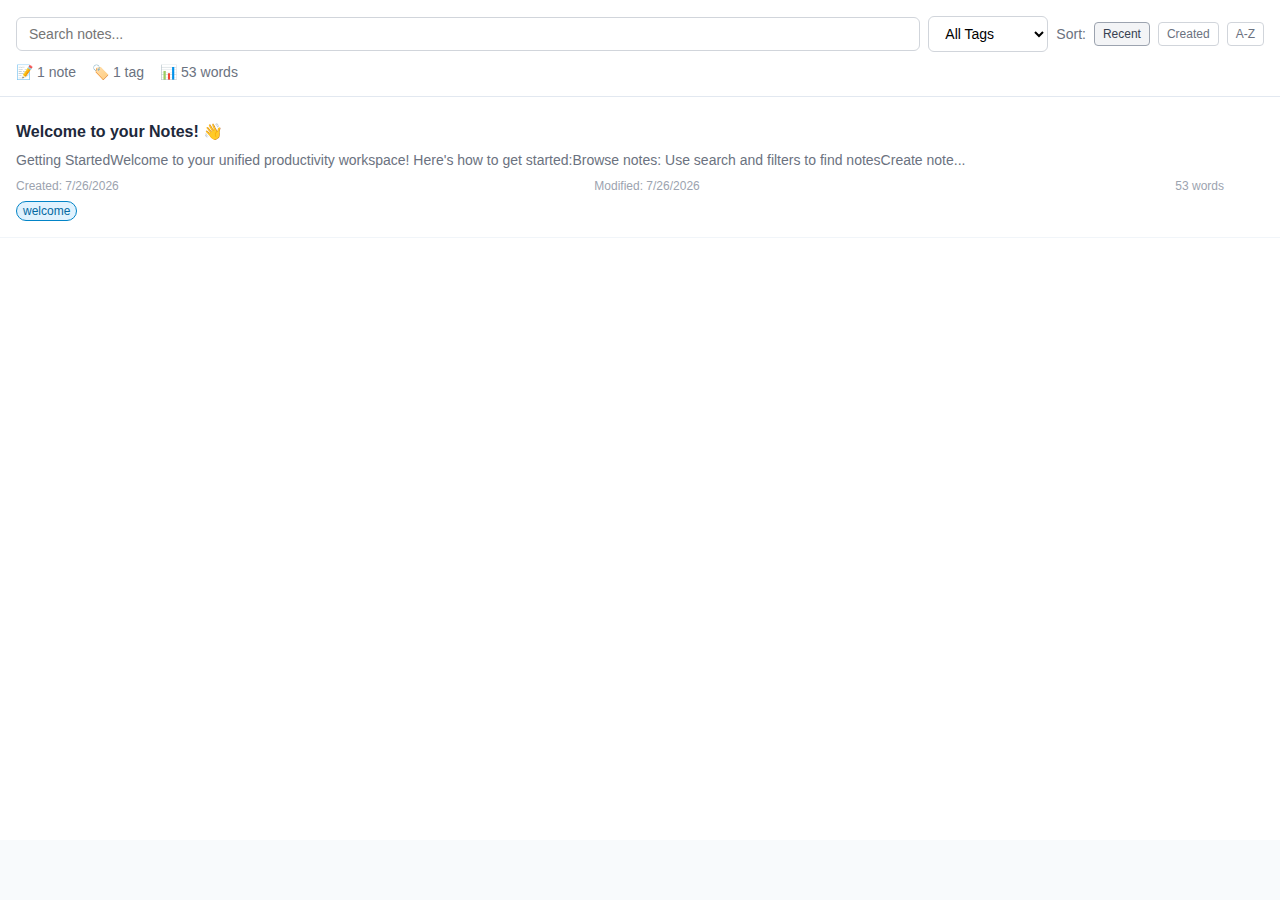
<file: notes-list.html>
<!DOCTYPE html>
<html lang="en">
<head>
    <meta charset="UTF-8">
    <meta name="viewport" content="width=device-width, initial-scale=1.0, user-scalable=yes, maximum-scale=5.0">
    <title>📄 Notes List</title>
    <style>
        * { margin: 0; padding: 0; box-sizing: border-box; }
        body {
            font-family: -apple-system, BlinkMacSystemFont, 'Segoe UI', Roboto, sans-serif;
            background: #f8fafc;
            color: #334155;
            height: 100vh;
            overflow: hidden;
        }
        .header {
            background: #fff;
            display: flex;
            align-items: center;
            justify-content: space-between;
            padding: 12px 16px;
            border-bottom: 1px solid #e2e8f0;
            box-shadow: 0 1px 3px rgba(0,0,0,0.1);
            z-index: 50;
            min-height: 60px;
        }
        .header-left {
            display: flex;
            align-items: center;
            gap: 12px;
            flex: 1;
            min-width: 0;
        }
        .header-title {
            font-size: 1.25rem;
            font-weight: 600;
            color: #1e293b;
            margin: 0;
            white-space: nowrap;
        }
        .header-actions {
            display: flex;
            align-items: center;
            gap: 8px;
            flex-wrap: nowrap;
        }
        .btn {
            padding: 8px 16px;
            border: none;
            border-radius: 6px;
            font-size: 14px;
            font-weight: 500;
            cursor: pointer;
            transition: all 0.2s;
            display: inline-flex;
            align-items: center;
            gap: 6px;
        }
        .btn-primary {
            background: #3b82f6;
            color: #fff;
        }
        .btn-primary:hover {
            background: #2563eb;
        }
        .btn-secondary {
            background: #f1f5f9;
            color: #475569;
        }
        .btn-secondary:hover {
            background: #e2e8f0;
        }
        .main-content {
            height: calc(100vh - 60px);
            overflow-y: auto;
            background: #fff;
        }
        .notes-controls {
            padding: 16px;
            border-bottom: 1px solid #e2e8f0;
            background: #fff;
            position: sticky;
            top: 0;
            z-index: 10;
        }
        .search-section {
            display: flex;
            gap: 8px;
            align-items: center;
            flex-wrap: wrap;
            margin-bottom: 12px;
        }
        .search-input {
            flex: 1;
            min-width: 200px;
            padding: 8px 12px;
            border: 1px solid #d1d5db;
            border-radius: 6px;
            font-size: 14px;
            outline: none;
            transition: border-color 0.2s;
        }
        .search-input:focus {
            border-color: #3b82f6;
            box-shadow: 0 0 0 3px rgba(59,130,246,0.1);
        }
        .filter-select {
            padding: 8px 12px;
            border: 1px solid #d1d5db;
            border-radius: 6px;
            font-size: 14px;
            background: #fff;
            outline: none;
            min-width: 120px;
            cursor: pointer;
        }
        .filter-select:focus {
            border-color: #3b82f6;
            box-shadow: 0 0 0 3px rgba(59,130,246,0.1);
        }
        .stats-section {
            display: flex;
            gap: 16px;
            font-size: 14px;
            color: #6b7280;
        }
        .stat-item {
            display: flex;
            align-items: center;
            gap: 4px;
        }
        .notes-list {
            padding: 8px 0;
        }
        .note-item {
            position: relative;
            padding: 16px;
            border-bottom: 1px solid #f1f5f9;
            cursor: pointer;
            transition: background-color 0.2s;
        }
        .note-item:hover {
            background: #f8fafc;
        }
        .note-item.selected {
            background: #eff6ff;
            border-left: 4px solid #3b82f6;
            padding-left: 12px;
        }
        .note-content {
            padding-right: 40px;
        }
        .note-title {
            font-size: 1rem;
            font-weight: 600;
            color: #1e293b;
            margin-bottom: 8px;
            line-height: 1.4;
        }
        .note-preview {
            font-size: 0.875rem;
            color: #6b7280;
            line-height: 1.4;
            margin-bottom: 8px;
            display: -webkit-box;
            -webkit-line-clamp: 2;
            line-clamp: 2;
            -webkit-box-orient: vertical;
            overflow: hidden;
        }
        .note-meta {
            display: flex;
            justify-content: space-between;
            align-items: center;
            font-size: 0.75rem;
            color: #9ca3af;
            margin-bottom: 8px;
        }
        .note-tags {
            display: flex;
            flex-wrap: wrap;
            gap: 4px;
        }
        .tag-item {
            display: inline-flex;
            align-items: center;
            background: #e0f2fe;
            color: #0369a1;
            padding: 2px 6px;
            border-radius: 10px;
            font-size: 0.75rem;
            border: 1px solid #0284c7;
        }
        .note-actions {
            position: absolute;
            top: 12px;
            right: 12px;
            display: flex;
            gap: 4px;
            opacity: 0;
            transition: opacity 0.2s;
        }
        .note-item:hover .note-actions {
            opacity: 1;
        }
        .note-action-btn {
            background: #fff;
            border: 1px solid #d1d5db;
            color: #6b7280;
            cursor: pointer;
            padding: 4px 8px;
            border-radius: 4px;
            font-size: 0.75rem;
            transition: all 0.2s;
        }
        .note-action-btn:hover {
            background: #f3f4f6;
            border-color: #9ca3af;
        }
        .note-action-btn.edit {
            color: #3b82f6;
            border-color: #3b82f6;
        }
        .note-action-btn.edit:hover {
            background: #eff6ff;
        }
        .note-action-btn.delete {
            color: #dc2626;
            border-color: #dc2626;
        }
        .note-action-btn.delete:hover {
            background: #fef2f2;
        }
        .empty-state {
            display: flex;
            flex-direction: column;
            align-items: center;
            justify-content: center;
            height: 300px;
            text-align: center;
            color: #6b7280;
            padding: 40px 20px;
        }
        .empty-icon {
            font-size: 3rem;
            margin-bottom: 16px;
            opacity: 0.5;
        }
        .sort-controls {
            display: flex;
            gap: 8px;
            align-items: center;
            font-size: 14px;
            color: #6b7280;
        }
        .sort-btn {
            background: none;
            border: 1px solid #d1d5db;
            color: #6b7280;
            cursor: pointer;
            padding: 4px 8px;
            border-radius: 4px;
            font-size: 12px;
            transition: all 0.2s;
        }
        .sort-btn:hover, .sort-btn.active {
            background: #f3f4f6;
            border-color: #9ca3af;
            color: #374151;
        }
        .lock-btn {
            background: #dc2626;
            color: white;
            border: 1px solid #dc2626;
            cursor: pointer;
            padding: 4px 8px;
            border-radius: 4px;
            font-size: 12px;
            transition: all 0.2s;
            white-space: nowrap;
        }
        .lock-btn:hover {
            background: #b91c1c;
            border-color: #b91c1c;
        }
        @media (max-width: 768px) {
            .header {
                padding: 10px 16px;
            }
            .header-title {
                font-size: 1.1rem;
            }
            .search-section {
                flex-direction: column;
                align-items: stretch;
            }
            .search-input {
                min-width: unset;
            }
            .filter-select {
                min-width: unset;
            }
            .stats-section {
                flex-wrap: wrap;
                gap: 12px;
            }
        }
    </style>
    <script src="encrypted-storage.js"></script>
</head>
<body>

    <div class="main-content">
        <div class="notes-controls">
            <div class="search-section">
                <input type="text" class="search-input" id="searchInput" placeholder="Search notes..." onkeyup="searchNotes()">
                <select class="filter-select" id="tagFilter" onchange="filterNotesByTag()">
                    <option value="">All Tags</option>
                </select>
                <div class="sort-controls">
                    <span>Sort:</span>
                    <button class="sort-btn active" onclick="sortNotes('modified')" data-sort="modified">Recent</button>
                    <button class="sort-btn" onclick="sortNotes('created')" data-sort="created">Created</button>
                    <button class="sort-btn" onclick="sortNotes('title')" data-sort="title">A-Z</button>
                </div>
            </div>
            <div class="stats-section">
                <div class="stat-item">
                    <span>📝</span>
                    <span id="total-notes">0 notes</span>
                </div>
                <div class="stat-item">
                    <span>🏷️</span>
                    <span id="total-tags">0 tags</span>
                </div>
                <div class="stat-item">
                    <span>📊</span>
                    <span id="total-words">0 words</span>
                </div>
                <div class="stat-item" id="lock-button-container" style="display: none;">
                    <button class="lock-btn" id="manual-lock-btn" onclick="manualLock()" title="Lock notes">
                        🔒 Lock
                    </button>
                </div>
            </div>
        </div>
        
        <div class="notes-list" id="notesList">
            <!-- Notes will be dynamically loaded here -->
        </div>
    </div>

    <!-- Modal Overlay -->
    <div id="modalOverlay" class="modal-overlay" style="display: none;">
        <div class="modal-content">
            <div class="modal-header">
                <h3 id="modalTitle">Modal Title</h3>
            </div>
            <div class="modal-body">
                <p id="modalMessage">Modal message</p>
                <input type="text" id="modalInput" class="modal-input" style="display: none;" placeholder="Enter text...">
            </div>
            <div class="modal-footer">
                <button id="modalCancel" class="btn btn-secondary">Cancel</button>
                <button id="modalConfirm" class="btn btn-primary">OK</button>
            </div>
        </div>
    </div>

    <!-- Password Protection Modal -->
    <div id="passwordModal" class="modal-overlay" style="display: none;">
        <div class="modal-content">
            <div class="modal-header">
                <h3>🔒 Password Required</h3>
            </div>
            <div class="modal-body">
                <p>Enter your password to access your notes:</p>
                <input type="password" id="passwordInput" class="modal-input" placeholder="Enter password..." autocomplete="current-password">
                <div id="passwordError" style="color: #dc2626; font-size: 0.875rem; margin-top: 8px; display: none;">
                    Incorrect password. Please try again.
                </div>
            </div>
            <div class="modal-footer">
                <button id="passwordCancel" class="btn btn-secondary">Cancel</button>
                <button id="passwordSubmit" class="btn btn-primary">🔓 Unlock</button>
            </div>
        </div>
    </div>

    <!-- Note View Modal -->
    <div id="noteViewModal" class="modal-overlay" style="display: none;">
        <div class="note-modal-content">
            <div class="note-modal-header">
                <h2 id="noteViewTitle">Note Title</h2>
                <div class="note-modal-actions">
                    <button class="btn btn-primary" id="editNoteBtn">✏️ Edit</button>
                    <button class="btn btn-secondary" onclick="closeNoteModal()">✕ Close</button>
                </div>
            </div>
            <div class="note-modal-meta">
                <div id="noteViewMeta">Note metadata</div>
                <div id="noteViewTags" class="note-view-tags"></div>
            </div>
            <div class="note-modal-body">
                <div id="noteViewContent">Note content</div>
            </div>
        </div>
    </div>

    <style>
        .modal-overlay {
            position: fixed;
            top: 0;
            left: 0;
            right: 0;
            bottom: 0;
            background: rgba(0, 0, 0, 0.5);
            display: flex;
            align-items: center;
            justify-content: center;
            z-index: 1000;
        }
        .modal-content {
            background: white;
            border-radius: 8px;
            box-shadow: 0 4px 20px rgba(0, 0, 0, 0.3);
            min-width: 300px;
            max-width: 500px;
            margin: 20px;
        }
        .modal-header {
            padding: 16px 20px;
            border-bottom: 1px solid #e2e8f0;
        }
        .modal-header h3 {
            margin: 0;
            font-size: 1.1rem;
            color: #1e293b;
        }
        .modal-body {
            padding: 20px;
        }
        .modal-body p {
            margin: 0 0 16px 0;
            color: #64748b;
            line-height: 1.5;
        }
        .modal-input {
            width: 100%;
            padding: 8px 12px;
            border: 1px solid #d1d5db;
            border-radius: 6px;
            font-size: 14px;
            outline: none;
        }
        .modal-input:focus {
            border-color: #3b82f6;
            box-shadow: 0 0 0 3px rgba(59,130,246,0.1);
        }
        .modal-footer {
            padding: 16px 20px;
            border-top: 1px solid #e2e8f0;
            display: flex;
            gap: 8px;
            justify-content: flex-end;
        }
        .note-modal-content {
            background: white;
            border-radius: 12px;
            box-shadow: 0 8px 32px rgba(0, 0, 0, 0.3);
            min-width: 400px;
            max-width: 800px;
            width: 90vw;
            max-height: 90vh;
            margin: 20px;
            display: flex;
            flex-direction: column;
        }
        .note-modal-header {
            padding: 20px 24px 16px;
            border-bottom: 1px solid #e2e8f0;
            display: flex;
            justify-content: space-between;
            align-items: flex-start;
            gap: 16px;
        }
        .note-modal-header h2 {
            margin: 0;
            font-size: 1.5rem;
            color: #1e293b;
            line-height: 1.4;
            flex: 1;
            word-break: break-word;
        }
        .note-modal-actions {
            display: flex;
            gap: 8px;
            flex-shrink: 0;
        }
        .note-modal-meta {
            padding: 16px 24px;
            border-bottom: 1px solid #f1f5f9;
            background: #f8fafc;
        }
        .note-modal-meta div:first-child {
            font-size: 0.875rem;
            color: #6b7280;
            margin-bottom: 8px;
        }
        .note-view-tags {
            display: flex;
            flex-wrap: wrap;
            gap: 6px;
        }
        .note-view-tags .tag-item {
            background: #e0f2fe;
            color: #0369a1;
            padding: 4px 8px;
            border-radius: 12px;
            font-size: 0.75rem;
            border: 1px solid #0284c7;
        }
        .note-modal-body {
            padding: 24px;
            overflow-y: auto;
            flex: 1;
            line-height: 1.6;
        }
        .note-modal-body h1, .note-modal-body h2, .note-modal-body h3 {
            margin-top: 0;
            margin-bottom: 16px;
            color: #1e293b;
        }
        .note-modal-body p {
            margin-bottom: 16px;
            color: #334155;
        }
        .note-modal-body ul, .note-modal-body ol {
            margin-bottom: 16px;
            padding-left: 24px;
        }
        .note-modal-body blockquote {
            margin: 16px 0;
            padding: 12px 16px;
            border-left: 4px solid #3b82f6;
            background: #f8fafc;
            font-style: italic;
            color: #6b7280;
        }
        .note-modal-body code {
            background: #f1f5f9;
            padding: 2px 4px;
            border-radius: 3px;
            font-family: Monaco, monospace;
            font-size: 0.875rem;
        }
        .note-modal-body img {
            max-width: 100%;
            height: auto;
            border-radius: 6px;
            margin: 8px 0;
        }
        @media (max-width: 768px) {
            .note-modal-content {
                min-width: unset;
                width: 95vw;
                max-height: 95vh;
                margin: 10px;
            }
            .note-modal-header {
                padding: 16px 20px 12px;
                flex-direction: column;
                align-items: stretch;
                gap: 12px;
            }
            .note-modal-actions {
                align-self: flex-end;
            }
            .note-modal-meta {
                padding: 12px 20px;
            }
            .note-modal-body {
                padding: 20px;
            }
        }
    </style>

    <script>
        // Global state using encrypted storage
        let notes = {};
        let tags = [];
        let storage = null;
        let currentSort = 'modified';
        let isPasswordProtected = false;
        let isUnlocked = false;
        let passwordHash = null;

        // Initialize storage
        async function initStorage() {
            try {
                if (typeof EncryptedStorage !== 'undefined') {
                    storage = new EncryptedStorage();
                } else {
                    // Fallback storage
                    storage = {
                        async saveEncrypted(key, data) {
                            localStorage.setItem(key, JSON.stringify(data));
                            return true;
                        },
                        async loadEncrypted(key) {
                            const data = localStorage.getItem(key);
                            return data ? JSON.parse(data) : null;
                        }
                    };
                }
                await loadData();
            } catch (error) {
                console.error('Storage initialization failed:', error);
            }
        }

        // Load data from storage
        async function loadData() {
            try {
                const data = await storage.loadEncrypted('notebook-data');
                if (data) {
                    notes = data.notes || {};
                    tags = data.tags || [];
                    isPasswordProtected = data.settings?.passwordProtected || false;
                    passwordHash = data.settings?.passwordHash || null;
                } else {
                    // Default data
                    notes = {
                        '1': {
                            id: '1',
                            title: 'Welcome to your Notes! 👋',
                            content: '<h2>Getting Started</h2><p>Welcome to your unified productivity workspace! Here\'s how to get started:</p><ul><li><strong>Browse notes:</strong> Use search and filters to find notes</li><li><strong>Create notes:</strong> Click the "New Note" button</li><li><strong>Edit notes:</strong> Click the edit button or use the Editor tool</li><li><strong>Organize:</strong> Use tags to organize your notes</li></ul><p>Your notes are automatically saved and work completely offline. Happy note-taking! ✨</p>',
                            tags: ['welcome'],
                            created: new Date().toISOString(),
                            modified: new Date().toISOString()
                        }
                    };
                    tags = ['welcome'];
                }
                
                // Check for stored unlock state from other components
                checkStoredUnlockState();
                
                updateNotesList();
                updateTagFilter();
                updateStats();
                updateLockButtonVisibility();
            } catch (error) {
                console.error('Failed to load data:', error);
            }
        }

        // Save data to storage
        async function saveData() {
            try {
                const data = {
                    notes: notes,
                    tags: tags,
                    settings: { 
                        encryptionEnabled: false,
                        passwordProtected: isPasswordProtected,
                        passwordHash: passwordHash
                    }
                };
                await storage.saveEncrypted('notebook-data', data);
            } catch (error) {
                console.error('Failed to save data:', error);
            }
        }

        // Password protection functions
        async function hashPassword(password) {
            // Simple hash function for demo - in production, use stronger hashing
            const encoder = new TextEncoder();
            const data = encoder.encode(password + 'notes-salt-2025');
            const hashBuffer = await crypto.subtle.digest('SHA-256', data);
            const hashArray = Array.from(new Uint8Array(hashBuffer));
            return hashArray.map(b => b.toString(16).padStart(2, '0')).join('');
        }

        async function verifyPassword(inputPassword) {
            if (!isPasswordProtected || !passwordHash) return true;
            const inputHash = await hashPassword(inputPassword);
            return inputHash === passwordHash;
        }

        function showPasswordModal() {
            document.getElementById('passwordModal').style.display = 'flex';
            document.getElementById('passwordInput').value = '';
            document.getElementById('passwordError').style.display = 'none';
            
            // Focus the password input
            setTimeout(() => document.getElementById('passwordInput').focus(), 100);
            
            return new Promise((resolve) => {
                const handleSubmit = async () => {
                    const password = document.getElementById('passwordInput').value;
                    if (await verifyPassword(password)) {
                        isUnlocked = true;
                        // Store unlock state in sessionStorage for cross-component sharing
                        sessionStorage.setItem('notes-unlocked', 'true');
                        sessionStorage.setItem('notes-unlock-timestamp', Date.now().toString());
                        hidePasswordModal();
                        updateLockButtonVisibility();
                        updateNotesList(); // Refresh the display to show unlocked content
                        resolve(true);
                    } else {
                        document.getElementById('passwordError').style.display = 'block';
                        document.getElementById('passwordInput').value = '';
                        document.getElementById('passwordInput').focus();
                    }
                };
                
                const handleCancel = () => {
                    hidePasswordModal();
                    resolve(false);
                };
                
                // Set up event listeners
                document.getElementById('passwordSubmit').onclick = handleSubmit;
                document.getElementById('passwordCancel').onclick = handleCancel;
                
                // Handle Enter key
                document.getElementById('passwordInput').onkeypress = (e) => {
                    if (e.key === 'Enter') handleSubmit();
                    if (e.key === 'Escape') handleCancel();
                };
            });
        }

        function hidePasswordModal() {
            document.getElementById('passwordModal').style.display = 'none';
            // Clean up event listeners
            document.getElementById('passwordSubmit').onclick = null;
            document.getElementById('passwordCancel').onclick = null;
            document.getElementById('passwordInput').onkeypress = null;
        }

        async function requirePasswordAuth() {
            if (!isPasswordProtected) return true;
            if (isUnlocked) return true;
            
            return await showPasswordModal();
        }

        function manualLock() {
            if (isPasswordProtected && isUnlocked) {
                console.log('🔒 Manual lock triggered');
                isUnlocked = false;
                // Clear stored unlock state
                sessionStorage.removeItem('notes-unlocked');
                sessionStorage.removeItem('notes-unlock-timestamp');
                updateNotesList();
                updateLockButtonVisibility();
            }
        }

        function checkStoredUnlockState() {
            // Check if we have a stored unlock state from a recent password entry
            const unlocked = sessionStorage.getItem('notes-unlocked');
            const timestamp = sessionStorage.getItem('notes-unlock-timestamp');
            
            if (unlocked === 'true' && timestamp) {
                const unlockTime = parseInt(timestamp);
                const now = Date.now();
                const fiveMinutes = 5 * 60 * 1000; // 5 minutes in milliseconds
                
                // If unlock was recent (within 5 minutes), consider it valid
                if (now - unlockTime < fiveMinutes) {
                    console.log('🔓 Found recent unlock state, setting isUnlocked = true');
                    isUnlocked = true;
                } else {
                    // Clean up expired unlock state
                    sessionStorage.removeItem('notes-unlocked');
                    sessionStorage.removeItem('notes-unlock-timestamp');
                }
            }
        }

        function updateLockButtonVisibility() {
            const lockButtonContainer = document.getElementById('lock-button-container');
            if (isPasswordProtected && isUnlocked) {
                lockButtonContainer.style.display = 'block';
            } else {
                lockButtonContainer.style.display = 'none';
            }
        }

        function updateNotesList() {
            const container = document.getElementById('notesList');
            const searchInput = document.getElementById('searchInput');
            const tagFilter = document.getElementById('tagFilter');
            const searchTerm = searchInput ? searchInput.value.toLowerCase() : '';
            const selectedTag = tagFilter ? tagFilter.value : '';

            let allNotes = Object.entries(notes).map(([id, note]) => ({id, note}));

            // Apply search filter
            if (searchTerm) {
                allNotes = allNotes.filter(({note}) => {
                    const title = (note.title || '').toLowerCase();
                    const content = note.content.replace(/<[^>]*>/g, '').toLowerCase();
                    const tags = (note.tags || []).join(' ').toLowerCase();
                    return title.includes(searchTerm) || content.includes(searchTerm) || tags.includes(searchTerm);
                });
            }

            // Apply tag filter
            if (selectedTag) {
                allNotes = allNotes.filter(({note}) => (note.tags || []).includes(selectedTag));
            }

            // Sort notes
            allNotes.sort((a, b) => {
                switch(currentSort) {
                    case 'created':
                        return new Date(b.note.created) - new Date(a.note.created);
                    case 'title':
                        return (a.note.title || 'Untitled').localeCompare(b.note.title || 'Untitled');
                    case 'modified':
                    default:
                        return new Date(b.note.modified) - new Date(a.note.modified);
                }
            });

            // Check if content should be hidden due to password protection
            const shouldHideContent = isPasswordProtected && !isUnlocked;

            container.innerHTML = allNotes.length ? allNotes.map(({id, note}) => {
                const displayTitle = shouldHideContent ? '🔒 Protected Note' : (note.title || 'Untitled Note');
                const contentText = note.content.replace(/<[^>]*>/g, '');
                const preview = shouldHideContent ? 'Content is password protected' : contentText.substring(0, 150);
                const wordCount = contentText.trim() ? contentText.trim().split(/\s+/).length : 0;
                const createdDate = new Date(note.created).toLocaleDateString();
                const modifiedDate = new Date(note.modified).toLocaleDateString();
                const noteTags = shouldHideContent ? [] : (note.tags || []);

                const tagsHTML = noteTags.map(tag => `<span class="tag-item">${tag}</span>`).join('');
                const wordDisplay = shouldHideContent ? '-- words' : `${wordCount} words`;

                return `<div class="note-item" data-note-id="${id}" onclick="viewNote('${id}')">
                    <div class="note-actions">
                        <button class="note-action-btn edit" onclick="event.stopPropagation(); editNote('${id}')" title="Edit note">✏️ Edit</button>
                        <button class="note-action-btn delete" onclick="event.stopPropagation(); deleteNote('${id}')" title="Delete note">🗑️ Delete</button>
                    </div>
                    <div class="note-content">
                        <div class="note-title">${displayTitle}</div>
                        <div class="note-preview">${preview}${!shouldHideContent && preview.length >= 150 ? '...' : ''}</div>
                        <div class="note-meta">
                            <span>Created: ${createdDate}</span>
                            <span>Modified: ${modifiedDate}</span>
                            <span>${wordDisplay}</span>
                        </div>
                        <div class="note-tags">${tagsHTML}</div>
                    </div>
                </div>`;
            }).join('') : `<div class="empty-state">
                <div class="empty-icon">${shouldHideContent ? '🔒' : '📝'}</div>
                <h3>${shouldHideContent ? 'Notes are protected' : 'No notes found'}</h3>
                <p>${shouldHideContent ? 'Enter your password to view your notes.' : 'Create your first note to get started!'}</p>
            </div>`;
        }

        function updateTagFilter() {
            const filter = document.getElementById('tagFilter');
            if (!filter) return;
            const currentValue = filter.value;
            filter.innerHTML = '<option value="">All Tags</option>' + 
                tags.map(tag => `<option value="${tag}" ${tag === currentValue ? 'selected' : ''}>${tag}</option>`).join('');
        }

        function updateStats() {
            const totalNotes = Object.keys(notes).length;
            const totalTags = tags.length;
            const totalWords = Object.values(notes).reduce((sum, note) => {
                const content = note.content.replace(/<[^>]*>/g, '');
                return sum + (content.trim() ? content.trim().split(/\s+/).length : 0);
            }, 0);

            document.getElementById('total-notes').textContent = `${totalNotes} note${totalNotes !== 1 ? 's' : ''}`;
            document.getElementById('total-tags').textContent = `${totalTags} tag${totalTags !== 1 ? 's' : ''}`;
            document.getElementById('total-words').textContent = `${totalWords} words`;
        }

        function searchNotes() {
            updateNotesList();
        }

        function filterNotesByTag() {
            updateNotesList();
        }

        function sortNotes(sortType) {
            currentSort = sortType;
            
            // Update active sort button
            document.querySelectorAll('.sort-btn').forEach(btn => btn.classList.remove('active'));
            document.querySelector(`[data-sort="${sortType}"]`).classList.add('active');
            
            updateNotesList();
        }

        async function createNote() {
            // Check password authentication first
            if (!(await requirePasswordAuth())) {
                return;
            }

            showInputModal('Enter note title:', '', (title) => {
                if (!title || !title.trim()) return;
                
                const noteId = Date.now().toString();
                notes[noteId] = {
                    id: noteId,
                    title: title.trim(),
                    content: '',
                    tags: [],
                    created: new Date().toISOString(),
                    modified: new Date().toISOString()
                };
                
                saveData();
                updateNotesList();
                updateStats();
                
                // Automatically open the new note in editor
                editNote(noteId);
            });
        }

        async function editNote(noteId) {
            // Check password authentication first
            if (!(await requirePasswordAuth())) {
                return;
            }

            const note = notes[noteId];
            if (!note) {
                console.error('Note not found:', noteId);
                return;
            }
            
            console.log('📝 Editing note:', noteId, note.title);
            
            // Ensure data is saved before switching tools
            await saveData();
            
            // Since editor is persistent, we can use a simpler approach
            sessionStorage.setItem('editingNoteId', noteId);
            
            // Send message to editor iframe directly to load the note
            if (window.parent && window.parent !== window) {
                console.log('📨 Switching to note-editor and loading note');
                window.parent.postMessage({ 
                    action: 'switch-tool', 
                    tool: 'note-editor',
                    editNoteId: noteId 
                }, '*');
            } else {
                // Fallback: try to navigate directly
                window.location.href = 'note-editor.html';
            }
        }

        async function deleteNote(noteId) {
            // Check password authentication first
            if (!(await requirePasswordAuth())) {
                return;
            }

            const note = notes[noteId];
            if (!note) return;
            
            showConfirmModal(
                `Delete "${note.title || 'Untitled Note'}"?`,
                'This cannot be undone.',
                () => {
                    delete notes[noteId];
                    saveData();
                    updateNotesList();
                    updateStats();
                }
            );
        }

        async function openEditor() {
            // Check password authentication first
            if (!(await requirePasswordAuth())) {
                return;
            }

            // Clear any existing editing session
            sessionStorage.removeItem('editingNoteId');
            
            // Open editor tool
            if (window.parent && window.parent !== window) {
                window.parent.postMessage({ action: 'switch-tool', tool: 'note-editor' }, '*');
            } else {
                window.location.href = 'note-editor.html';
            }
        }

        // Modal functions
        function showInputModal(title, message, onConfirm, defaultValue = '') {
            document.getElementById('modalTitle').textContent = title;
            document.getElementById('modalMessage').textContent = message;
            document.getElementById('modalInput').style.display = 'block';
            document.getElementById('modalInput').value = defaultValue;
            document.getElementById('modalOverlay').style.display = 'flex';
            
            // Focus the input
            setTimeout(() => document.getElementById('modalInput').focus(), 100);
            
            // Handle confirm
            const handleConfirm = () => {
                const value = document.getElementById('modalInput').value;
                hideModal();
                onConfirm(value);
            };
            
            // Handle cancel
            const handleCancel = () => {
                hideModal();
            };
            
            // Set up event listeners
            document.getElementById('modalConfirm').onclick = handleConfirm;
            document.getElementById('modalCancel').onclick = handleCancel;
            
            // Handle Enter key
            document.getElementById('modalInput').onkeypress = (e) => {
                if (e.key === 'Enter') handleConfirm();
                if (e.key === 'Escape') handleCancel();
            };
        }
        
        function showConfirmModal(title, message, onConfirm) {
            document.getElementById('modalTitle').textContent = title;
            document.getElementById('modalMessage').textContent = message;
            document.getElementById('modalInput').style.display = 'none';
            document.getElementById('modalOverlay').style.display = 'flex';
            
            // Handle confirm
            document.getElementById('modalConfirm').onclick = () => {
                hideModal();
                onConfirm();
            };
            
            // Handle cancel
            document.getElementById('modalCancel').onclick = hideModal;
        }
        
        function hideModal() {
            document.getElementById('modalOverlay').style.display = 'none';
            // Clean up event listeners
            document.getElementById('modalConfirm').onclick = null;
            document.getElementById('modalCancel').onclick = null;
            document.getElementById('modalInput').onkeypress = null;
        }

        // Note viewing functions
        async function viewNote(noteId) {
            // Check password authentication first
            if (!(await requirePasswordAuth())) {
                return;
            }

            const note = notes[noteId];
            if (!note) return;

            // Populate modal content
            document.getElementById('noteViewTitle').textContent = note.title || 'Untitled Note';
            
            // Format meta information
            const createdDate = new Date(note.created).toLocaleDateString();
            const modifiedDate = new Date(note.modified).toLocaleDateString();
            const contentText = note.content.replace(/<[^>]*>/g, '');
            const wordCount = contentText.trim() ? contentText.trim().split(/\s+/).length : 0;
            
            document.getElementById('noteViewMeta').innerHTML = `
                <strong>Created:</strong> ${createdDate} | 
                <strong>Modified:</strong> ${modifiedDate} | 
                <strong>Words:</strong> ${wordCount}
            `;
            
            // Display tags
            const noteTags = note.tags || [];
            const tagsHTML = noteTags.map(tag => `<span class="tag-item">${tag}</span>`).join('');
            document.getElementById('noteViewTags').innerHTML = tagsHTML;
            
            // Display content (preserve HTML formatting)
            const content = note.content || '<p style="color: #6b7280; font-style: italic;">This note is empty.</p>';
            document.getElementById('noteViewContent').innerHTML = content;
            
            // Set up edit button
            document.getElementById('editNoteBtn').onclick = async () => {
                closeNoteModal();
                await editNote(noteId);
            };
            
            // Show the modal
            document.getElementById('noteViewModal').style.display = 'flex';
        }

        function closeNoteModal() {
            document.getElementById('noteViewModal').style.display = 'none';
            // Clean up event listeners
            document.getElementById('editNoteBtn').onclick = null;
        }

        // Close modal when clicking outside or pressing Escape
        document.addEventListener('click', (e) => {
            if (e.target.id === 'noteViewModal') {
                closeNoteModal();
            }
        });

        document.addEventListener('keydown', (e) => {
            if (e.key === 'Escape') {
                const noteModal = document.getElementById('noteViewModal');
                const inputModal = document.getElementById('modalOverlay');
                if (noteModal.style.display === 'flex') {
                    closeNoteModal();
                } else if (inputModal.style.display === 'flex') {
                    hideModal();
                }
            }
        });

        // Refresh data when becoming visible (e.g., switching back from editor)
        function refreshNotesData() {
            console.log('🔄 Refreshing notes list data...');
            loadData().then(() => {
                console.log('✅ Notes list refreshed');
            }).catch(error => {
                console.error('❌ Failed to refresh notes list:', error);
            });
        }

        // Initialize when page loads
        async function init() {
            await initStorage();
            
            // Check if password protection is enabled and prompt for password
            if (isPasswordProtected && !isUnlocked) {
                // Show a brief loading state while data loads
                setTimeout(async () => {
                    await requirePasswordAuth();
                    updateNotesList(); // Refresh display after authentication
                }, 500);
            }
            
            // Listen for visibility changes to refresh data when switching back
            document.addEventListener('visibilitychange', () => {
                if (!document.hidden) {
                    console.log('👁️ Notes list became visible, refreshing...');
                    setTimeout(refreshNotesData, 100);
                }
            });
            
            // Listen for window focus (additional trigger for refresh)
            window.addEventListener('focus', () => {
                console.log('🔍 Notes list gained focus, refreshing...');
                setTimeout(refreshNotesData, 100);
            });
            
            // Listen for window blur to re-lock if password protected
            window.addEventListener('blur', () => {
                if (isPasswordProtected && isUnlocked) {
                    console.log('🔒 Window lost focus, re-locking notes...');
                    isUnlocked = false;
                    // Clear stored unlock state
                    sessionStorage.removeItem('notes-unlocked');
                    sessionStorage.removeItem('notes-unlock-timestamp');
                    updateNotesList();
                    updateLockButtonVisibility();
                }
            });
            
            // Listen for messages from parent (in case we want to trigger refresh programmatically)
            window.addEventListener('message', (event) => {
                if (event.data && event.data.action === 'refresh-notes') {
                    console.log('📥 Received refresh request');
                    refreshNotesData();
                }
                // Listen for password settings changes
                if (event.data && event.data.action === 'password-settings-changed') {
                    console.log('🔐 Password settings changed, refreshing...');
                    isUnlocked = false; // Reset unlock state
                    // Clear stored unlock state
                    sessionStorage.removeItem('notes-unlocked');
                    sessionStorage.removeItem('notes-unlock-timestamp');
                    updateLockButtonVisibility();
                    refreshNotesData();
                }
            });

            // Listen for localStorage changes (for cross-tab communication)
            window.addEventListener('storage', (event) => {
                if (event.key === 'password-settings-changed') {
                    console.log('🔐 Password settings changed (broadcast), refreshing...');
                    isUnlocked = false; // Reset unlock state
                    // Clear stored unlock state
                    sessionStorage.removeItem('notes-unlocked');
                    sessionStorage.removeItem('notes-unlock-timestamp');
                    updateLockButtonVisibility();
                    setTimeout(refreshNotesData, 100);
                }
            });
        }

        window.addEventListener('load', init);
    </script>
</body>
</html>
</file>
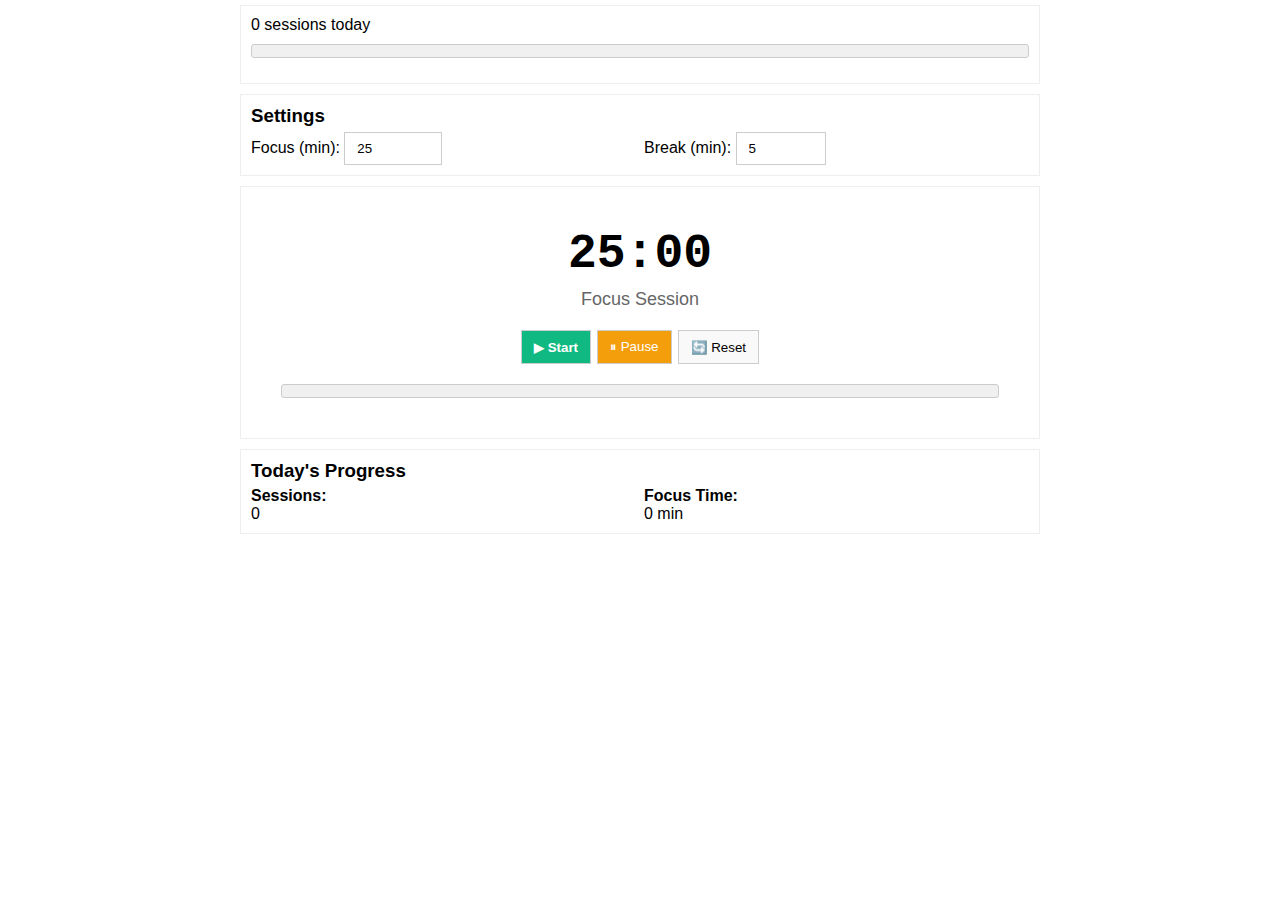
<file: pomodoro.html>
<!DOCTYPE html>
<html lang="en">
<head>
    <meta charset="UTF-8" />
    <meta name="viewport" content="width=device-width, initial-scale=1.0" />
    <title>Pomodoro Focus Timer</title>
    <style>
        body { font-family: sans-serif; margin: 0; padding: 0; }
        h1, h3 { margin-top: 0; margin-bottom: 5px; }
        .container { max-width: 800px; margin: 0 auto; padding: 5px; }
        .section { margin-bottom: 10px; padding: 10px; border: 1px solid #eee; position: relative; }
        .control-bar { display: flex; justify-content: space-between; align-items: center; margin-bottom: 15px; }
        .progress-bar-container { height: 12px; background-color: #f0f0f0; border: 1px solid #ccc; margin-top: 10px; border-radius: 3px; }
        .progress-bar-fill { height: 100%; background-color: #000000; transition: width 0.3s ease-in-out; border-radius: 3px; }
        button { padding: 8px 12px; border: 1px solid #ccc; background-color: #f9f9f9; cursor: pointer; }
        button:hover { background-color: #e9e9e9; }
        input[type="text"], input[type="number"] { padding: 8px 12px; border: 1px solid #ccc; }
        .hidden { display: none; }
        [contenteditable]:focus, input:focus { outline: 2px solid black; }
        .btn-row { display: flex; gap: 6px; flex-wrap: wrap; }
        .grid { display: grid; grid-template-columns: repeat(auto-fit, minmax(180px, 1fr)); gap: 8px; }
        .muted { color: #666; font-size: 12px; }
        .big-time { font-variant-numeric: tabular-nums; font-size: 40px; letter-spacing: 1px; }
        ul { list-style: none; padding-left: 0; }
        li { margin-bottom: 6px; }
        

    </style>
    <link rel="icon" href="data:," />
    <meta name="color-scheme" content="light" />
    <script src="encrypted-storage.js"></script>
</head>
<body>
    <div class="container" id="main-container">
        <div class="section">
            <div class="control-bar">
                <div style="flex:1">
                    <div>
                        <span id="overall-progress-text">0/0 sessions</span>
                    </div>
                    <div class="progress-bar-container">
                        <div id="overall-progress-bar" class="progress-bar-fill"></div>
                    </div>
                </div>
            </div>
        </div>
        
        <div class="section">
            <h3>Settings</h3>
            <div class="grid">
                <div>
                    <label>Focus (min):</label>
                    <input type="number" id="focusDuration" value="25" min="0.1" max="120" step="0.1">
                </div>
                <div>
                    <label>Break (min):</label>
                    <input type="number" id="shortBreakDuration" value="5" min="0.1" max="30" step="0.1">
                </div>
            </div>
        </div>

        <div class="section">
            <div style="text-align: center; padding: 30px;">
                <div style="font-size: 48px; font-weight: bold; margin-bottom: 8px; font-family: 'Courier New', monospace;" id="timer-display">25:00</div>
                <div style="font-size: 18px; color: #666; margin-bottom: 20px;" id="session-type">Focus Session</div>
                <div class="btn-row" style="justify-content: center; margin: 20px 0;">
                    <button id="start-btn" onclick="startTimer()" style="background: #10b981; color: white; font-weight: bold;">▶ Start</button>
                    <button id="pause-btn" onclick="pauseTimer()" disabled style="background: #f59e0b; color: white;">⏸ Pause</button>
                    <button id="reset-btn" onclick="resetTimer()">🔄 Reset</button>
                    <button id="stop-alarm-btn" onclick="stopAlarm()" style="display: none; background: #dc2626; color: white; font-weight: bold; padding: 12px 20px; border: none; border-radius: 6px; cursor: pointer; margin: 0 5px;">🔇 Stop Alarm</button>
                </div>
                <div class="progress-bar-container">
                    <div id="timer-progress-bar" class="progress-bar-fill" style="width: 0%;"></div>
                </div>
            </div>
        </div>

        <div class="section">
            <h3>Today's Progress</h3>
            <div class="grid">
                <div>
                    <strong>Sessions:</strong>
                    <div id="today-stats">0</div>
                </div>
                <div>
                    <strong>Focus Time:</strong>
                    <div id="focus-time-today">0 min</div>
                </div>
            </div>
        </div>
    </div>



    <!-- Audio elements for notifications -->
    <audio id="timer-complete-sound" preload="auto">
        <source src="[data-uri]" type="audio/wav">
    </audio>

    <script>
        // Global state
        let timerState = {
            isRunning: false,
            isPaused: false,
            currentSession: 'focus', // 'focus', 'shortBreak', 'longBreak'
            timeLeft: 25 * 60, // seconds
            sessionCount: 0,
            completedSessions: 0,
            totalSessions: 0
        };

        let timerInterval = null;
        let alarmInterval = null;
        let audioContext = null;
        let alarmStarting = false; // Flag to prevent multiple alarms
        let storage = null;
        let pomodoroData = {
            sessions: [],
            settings: {
                focusDuration: 25,
                shortBreakDuration: 5,
                longBreakDuration: 15,
                sessionsUntilLongBreak: 4
            },
            stats: {
                totalFocusSessions: 0,
                totalFocusTime: 0
            }
        };

        // Initialize storage
        async function initStorage() {
            try {
                if (typeof EncryptedStorage !== 'undefined') {
                    storage = new EncryptedStorage();
                } else {
                    // Fallback storage
                    storage = {
                        async saveEncrypted(key, data) {
                            localStorage.setItem(key, JSON.stringify(data));
                            return true;
                        },
                        async loadEncrypted(key) {
                            const data = localStorage.getItem(key);
                            return data ? JSON.parse(data) : null;
                        }
                    };
                }
                await loadData();
                await restoreTimerState();
                
                // Ensure functions exist before calling them
                if (typeof updateDisplay === 'function') {
                    updateDisplay();
                } else {
                    console.error('updateDisplay function not found');
                }
                
                if (typeof updateProgress === 'function') {
                    updateProgress();
                } else {
                    console.error('updateProgress function not found');
                }
                
                if (typeof updateStats === 'function') {
                    updateStats();
                } else {
                    console.error('updateStats function not found');
                }
            } catch (error) {
                console.error('Storage initialization failed:', error);
            }
        }

        // Load data from storage
        async function loadData() {
            try {
                const data = await storage.loadEncrypted('pomodoro-data');
                if (data) {
                    pomodoroData = { ...pomodoroData, ...data };
                }
                
                // Apply loaded settings
                document.getElementById('focusDuration').value = pomodoroData.settings.focusDuration;
                document.getElementById('shortBreakDuration').value = pomodoroData.settings.shortBreakDuration;
                
                updateDisplay();
                updateStats();
                updateProgress();
            } catch (error) {
                console.error('Failed to load data:', error);
            }
        }

        // Save data to storage
        async function saveData() {
            try {
                await storage.saveEncrypted('pomodoro-data', pomodoroData);
                showAutoSaveIndicator();
            } catch (error) {
                console.error('Failed to save data:', error);
            }
        }

        // Save timer state to session storage for persistence across tool switches
        function saveTimerState() {
            const stateToSave = {
                ...timerState,
                timestamp: Date.now()
            };
            sessionStorage.setItem('pomodoro-timer-state', JSON.stringify(stateToSave));
        }

        // Restore timer state from session storage
        async function restoreTimerState() {
            try {
                const savedState = sessionStorage.getItem('pomodoro-timer-state');
                if (savedState) {
                    const parsedState = JSON.parse(savedState);
                    
                    // Check if the saved state is recent (within last hour)
                    const now = Date.now();
                    const stateAge = now - (parsedState.timestamp || 0);
                    const oneHour = 60 * 60 * 1000;
                    
                    if (stateAge < oneHour) {
                        // Restore the timer state
                        timerState.currentSession = parsedState.currentSession || 'focus';
                        timerState.timeLeft = parsedState.timeLeft || (25 * 60);
                        timerState.sessionCount = parsedState.sessionCount || 0;
                        timerState.completedSessions = parsedState.completedSessions || 0;
                        timerState.totalSessions = parsedState.totalSessions || 0;
                        
                        // If timer was running, we'll pause it and let user resume
                        if (parsedState.isRunning) {
                            timerState.isPaused = true;
                            timerState.isRunning = false;
                            
                            // Calculate elapsed time while away
                            const elapsedWhileAway = Math.floor((now - parsedState.timestamp) / 1000);
                            timerState.timeLeft = Math.max(0, timerState.timeLeft - elapsedWhileAway);
                            
                            // Show resume notification after a short delay
                            setTimeout(() => {
                                if (timerState.timeLeft > 0) {
                                    if (confirm(`Timer was running when you left (${formatTime(timerState.timeLeft)} remaining). Resume from where you left off?`)) {
                                        startTimer();
                                    }
                                } else {
                                    alert('Timer completed while you were away! Starting next session...');
                                    handleTimerComplete();
                                }
                            }, 500);
                        }
                    }
                }
            } catch (error) {
                console.log('Could not restore timer state:', error);
            }
        }

        function showAutoSaveIndicator() {
            const indicator = document.getElementById('auto-save-indicator');
            if (indicator) {
                indicator.style.opacity = '1';
                setTimeout(() => {
                    indicator.style.opacity = '0';
                }, 2000);
            }
            // If indicator doesn't exist, silently continue (simplified UI)
        }

        // Timer functions
        function startTimer() {
            if (!timerState.isRunning) {
                // Stop any active alarm
                stopAlarm();
                
                // Update settings before starting
                updateSettings();
                
                if (!timerState.isPaused) {
                    // Starting fresh timer
                    const duration = getCurrentSessionDuration();
                    timerState.timeLeft = duration * 60;
                }
                
                timerState.isRunning = true;
                timerState.isPaused = false;
                
                timerInterval = setInterval(tick, 1000);
                
                document.getElementById('start-btn').disabled = true;
                document.getElementById('pause-btn').disabled = false;
                
                saveTimerState(); // Save state when starting
            }
        }

        function pauseTimer() {
            if (timerState.isRunning) {
                // Stop any active alarm
                stopAlarm();
                
                timerState.isRunning = false;
                timerState.isPaused = true;
                clearInterval(timerInterval);
                
                document.getElementById('start-btn').disabled = false;
                document.getElementById('pause-btn').disabled = true;
                
                saveTimerState(); // Save state when pausing
            }
        }

        function resetTimer() {
            // Stop any active alarm
            stopAlarm();
            
            timerState.isRunning = false;
            timerState.isPaused = false;
            clearInterval(timerInterval);
            
            const duration = getCurrentSessionDuration();
            timerState.timeLeft = duration * 60;
            
            updateDisplay();
            updateTimerProgress();
            
            document.getElementById('start-btn').disabled = false;
            document.getElementById('pause-btn').disabled = true;
            
            saveTimerState(); // Save state when resetting
        }

        function skipSession() {
            completeSession();
        }

        function tick() {
            timerState.timeLeft--;
            updateDisplay();
            updateTimerProgress();
            
            // Save state every 10 seconds to maintain persistence
            if (timerState.timeLeft % 10 === 0) {
                saveTimerState();
            }
            
            if (timerState.timeLeft <= 0) {
                completeSession();
            }
        }

        // Start looping alarm (ensures only one alarm can run)
        function startAlarm() {
            try {
                // Prevent multiple alarms from starting simultaneously
                if (alarmStarting) {
                    console.log('Alarm already starting, ignoring duplicate call');
                    return;
                }
                
                console.log('Starting alarm...');
                alarmStarting = true;
                
                // Stop any existing alarms but preserve the starting flag
                if (alarmInterval) {
                    clearInterval(alarmInterval);
                    alarmInterval = null;
                }
                
                if (audioContext) {
                    try {
                        audioContext.close();
                    } catch (error) {
                        console.log('Could not close audio context:', error);
                    }
                    audioContext = null;
                }
                
                // Small delay to ensure cleanup is complete
                setTimeout(() => {
                    try {
                        // Initialize fresh audio context
                        audioContext = new (window.AudioContext || window.webkitAudioContext)();
                        
                        // Resume audio context if needed (required by some browsers)
                        if (audioContext.state === 'suspended') {
                            audioContext.resume().then(() => {
                                console.log('Audio context resumed');
                            });
                        }
                        
                        console.log('Audio context state:', audioContext.state);
                        
                        // Start new alarm interval
                        alarmInterval = setInterval(() => {
                            playAlarmBeep();
                        }, 1000); // Beep every second
                        
                        // Play first beep immediately
                        playAlarmBeep();
                        
                        // Show manual stop button
                        const stopButton = document.getElementById('stop-alarm-btn');
                        if (stopButton) {
                            stopButton.style.display = 'inline-block';
                        }
                        
                        alarmStarting = false; // Reset flag
                        console.log('Alarm started successfully - beeping should be audible');
                    } catch (innerError) {
                        alarmStarting = false;
                        console.error('Failed to create alarm:', innerError);
                    }
                }, 100);
            } catch (error) {
                alarmStarting = false; // Reset flag on error
                console.log('Could not start alarm:', error);
            }
        }
        
        // Play a more alarming sound sequence
        function playAlarmBeep() {
            try {
                if (!audioContext) {
                    console.log('No audio context available for alarm beep');
                    return;
                }
                
                console.log('Playing alarm beep...');
                
                // Create multiple oscillators for a more urgent sound
                const frequencies = [800, 1200, 800]; // Alternating high-low pattern
                const duration = 0.15; // Shorter, more urgent beeps
                
                frequencies.forEach((freq, index) => {
                    const oscillator = audioContext.createOscillator();
                    const gainNode = audioContext.createGain();
                    
                    oscillator.connect(gainNode);
                    gainNode.connect(audioContext.destination);
                    
                    const startTime = audioContext.currentTime + (index * duration);
                    
                    oscillator.frequency.setValueAtTime(freq, startTime);
                    gainNode.gain.setValueAtTime(0.2, startTime);
                    gainNode.gain.exponentialRampToValueAtTime(0.01, startTime + duration);
                    
                    oscillator.start(startTime);
                    oscillator.stop(startTime + duration);
                });
                
                console.log('Alarm beep scheduled successfully');
                
            } catch (error) {
                console.error('Could not play alarm beep:', error);
            }
        }
        
        // Stop the looping alarm - ensures ALL alarms are cleared
        function stopAlarm() {
            // Reset starting flag immediately
            alarmStarting = false;
            
            // Clear the primary alarm interval (multiple times to be sure)
            if (alarmInterval) {
                clearInterval(alarmInterval);
                alarmInterval = null;
            }
            
            // Force clear any potential duplicated intervals by trying multiple times
            clearInterval(alarmInterval);
            clearInterval(alarmInterval);
            clearInterval(alarmInterval);
            
            // Reset alarm interval variable completely
            alarmInterval = null;
            
            // Recreate audio context fresh (this stops any ongoing audio)
            if (audioContext) {
                try {
                    audioContext.close();
                } catch (error) {
                    console.log('Could not close audio context:', error);
                }
                audioContext = null;
            }
            
            // Hide manual stop button
            const stopButton = document.getElementById('stop-alarm-btn');
            if (stopButton) {
                stopButton.style.display = 'none';
            }
            
            console.log('All alarms stopped - complete cleanup performed');
        }
        
        // Popup notification removed - using only browser notification and alarm
        


        // Show browser notification
        function showNotification() {
            const sessionType = timerState.currentSession === 'focus' ? 'Focus session' : 'Break';
            const nextType = timerState.currentSession === 'focus' ? 'break' : 'focus session';
            
            // Request notification permission if not granted
            if ('Notification' in window) {
                if (Notification.permission === 'granted') {
                    new Notification('Pomodoro Timer', {
                        body: `${sessionType} complete! Time for ${nextType}.`,
                        icon: 'data:image/svg+xml,<svg xmlns="http://www.w3.org/2000/svg" viewBox="0 0 24 24" fill="%23f59e0b"><path d="M12 2C6.48 2 2 6.48 2 12s4.48 10 10 10 10-4.48 10-10S17.52 2 12 2zm-2 15l-5-5 1.41-1.41L10 14.17l7.59-7.59L19 8l-9 9z"/></svg>',
                        tag: 'pomodoro-timer',
                        requireInteraction: false
                    });
                } else if (Notification.permission !== 'denied') {
                    Notification.requestPermission().then(permission => {
                        if (permission === 'granted') {
                            showNotification(); // Retry showing notification
                        }
                    });
                }
            }
        }

        function completeSession() {
            timerState.isRunning = false;
            timerState.isPaused = false;
            clearInterval(timerInterval);
            
            // Record session
            const session = {
                type: timerState.currentSession,
                completedAt: new Date().toISOString(),
                duration: getCurrentSessionDuration()
            };
            
            pomodoroData.sessions.unshift(session);
            
            // Update stats
            if (timerState.currentSession === 'focus') {
                timerState.completedSessions++;
                pomodoroData.stats.totalFocusSessions++;
                pomodoroData.stats.totalFocusTime += getCurrentSessionDuration();
            }
            
            // Move to next session type
            nextSession();
            
            // Save data and timer state
            saveData();
            saveTimerState();
            
            // Update UI
            updateDisplay();
            updateStats();
            updateProgress();
            
            // Start alarm FIRST, then show browser notification
            startAlarm();
            
            // Show browser notification immediately (appears in taskbar)
            showNotification();
            
            document.getElementById('start-btn').disabled = false;
            document.getElementById('pause-btn').disabled = true;
        }

        function nextSession() {
            if (timerState.currentSession === 'focus') {
                // After focus session, take a break
                timerState.currentSession = 'shortBreak';
            } else {
                // After break, back to focus
                timerState.currentSession = 'focus';
            }
            
            const duration = getCurrentSessionDuration();
            timerState.timeLeft = duration * 60;
        }

        function getCurrentSessionDuration() {
            switch (timerState.currentSession) {
                case 'focus':
                    return pomodoroData.settings.focusDuration;
                case 'shortBreak':
                    return pomodoroData.settings.shortBreakDuration;
                default:
                    return 25;
            }
        }

        function updateSettings() {
            pomodoroData.settings.focusDuration = parseFloat(document.getElementById('focusDuration').value) || 25;
            pomodoroData.settings.shortBreakDuration = parseFloat(document.getElementById('shortBreakDuration').value) || 5;
            
            // Update timer display if not running
            if (!timerState.isRunning && !timerState.isPaused) {
                const currentDuration = getCurrentSessionDuration();
                timerState.timeLeft = currentDuration * 60;
                updateDisplay();
                updateTimerProgress();
            }
            
            saveData();
        }

        function formatTime(seconds) {
            const mins = Math.floor(seconds / 60);
            const secs = seconds % 60;
            return `${mins}:${secs.toString().padStart(2, '0')}`;
        }

        function updateDisplay() {
            document.getElementById('timer-display').textContent = formatTime(timerState.timeLeft);
            
            let sessionLabel = '';
            switch (timerState.currentSession) {
                case 'focus':
                    sessionLabel = 'Focus Session';
                    break;
                case 'shortBreak':
                    sessionLabel = 'Break Time';
                    break;
                default:
                    sessionLabel = 'Focus Session';
                    break;
            }
            document.getElementById('session-type').textContent = sessionLabel;
        }

        function updateTimerProgress() {
            const totalDuration = getCurrentSessionDuration() * 60;
            const elapsed = totalDuration - timerState.timeLeft;
            const progress = (elapsed / totalDuration) * 100;
            document.getElementById('timer-progress-bar').style.width = `${Math.max(0, Math.min(100, progress))}%`;
        }

        function updateProgress() {
            const today = new Date().toDateString();
            const todaySessions = pomodoroData.sessions.filter(s => 
                s.type === 'focus' && new Date(s.completedAt).toDateString() === today
            ).length;
            
            document.getElementById('overall-progress-text').textContent = `${todaySessions} sessions today`;
            
            // Show progress as percentage of daily goal (e.g., 8 sessions = 100%)
            const dailyGoal = 8;
            const progress = Math.min((todaySessions / dailyGoal) * 100, 100);
            document.getElementById('overall-progress-bar').style.width = `${progress}%`;
        }



        function updateStats() {
            const today = new Date().toDateString();
            
            const todaySessions = pomodoroData.sessions.filter(s => 
                s.type === 'focus' && new Date(s.completedAt).toDateString() === today
            );
            
            const todayFocusTime = todaySessions.reduce((total, session) => total + session.duration, 0);
            
            document.getElementById('today-stats').textContent = todaySessions.length;
            document.getElementById('focus-time-today').textContent = `${todayFocusTime} min`;
        }

        // Event listeners
        document.getElementById('focusDuration').addEventListener('change', updateSettings);
        document.getElementById('shortBreakDuration').addEventListener('change', updateSettings);



        // Initialize when page loads
        async function init() {
            await initStorage();
            updateDisplay();
            updateTimerProgress();
            
            // Make sure no alarms are running on startup
            stopAlarm();
            
            // No longer need message listeners since we use standard notifications
        }

        window.addEventListener('load', init);
    </script>
</body>
</html>
</file>
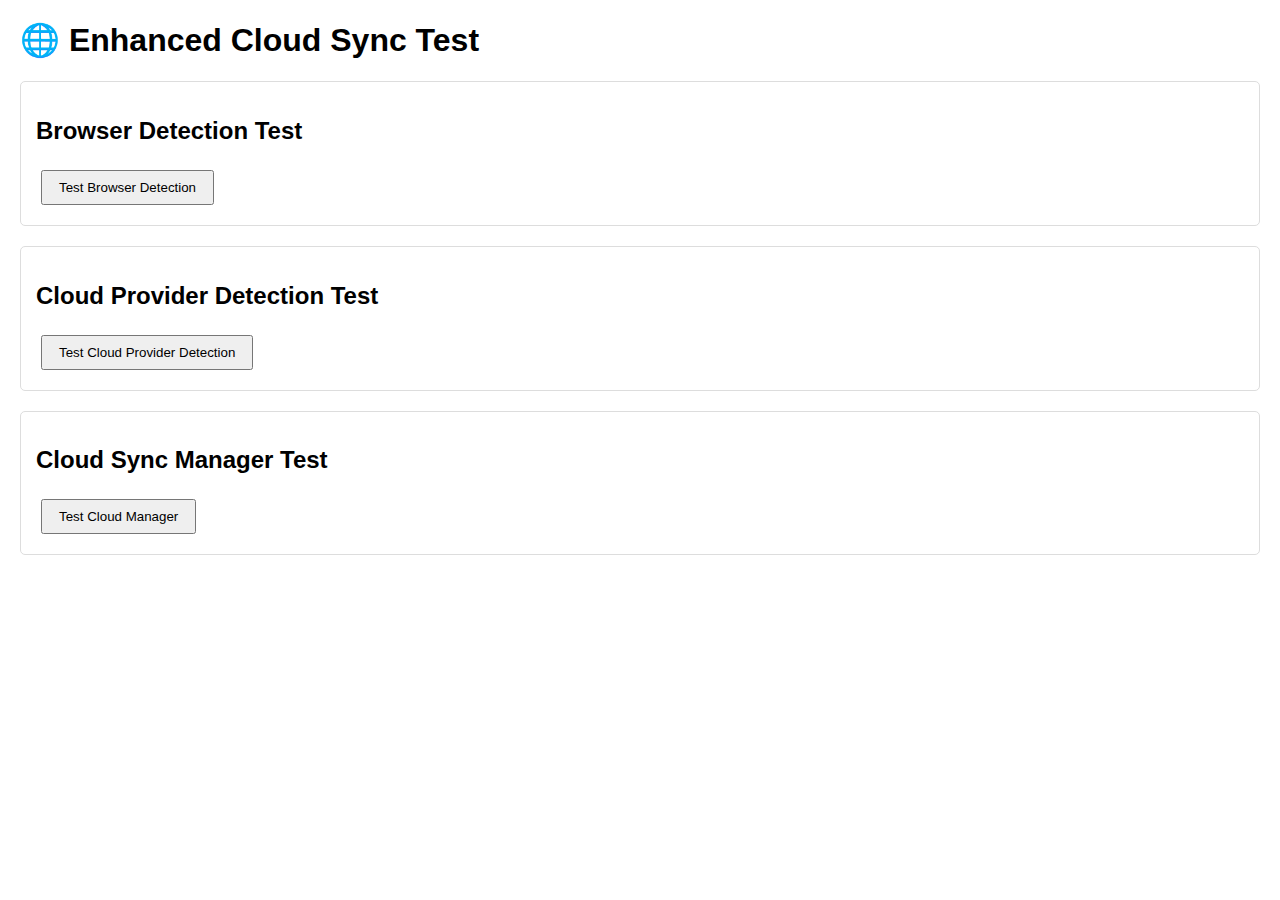
<file: test-cloud-sync.html>
<!DOCTYPE html>
<html lang="en">
<head>
    <meta charset="UTF-8">
    <meta name="viewport" content="width=device-width, initial-scale=1.0">
    <title>Cloud Sync Test</title>
    <style>
        body { font-family: Arial, sans-serif; margin: 20px; }
        .test-section { margin: 20px 0; padding: 15px; border: 1px solid #ddd; border-radius: 5px; }
        .result { margin: 10px 0; padding: 10px; border-radius: 3px; }
        .success { background: #d4edda; color: #155724; }
        .error { background: #f8d7da; color: #721c24; }
        .info { background: #d1ecf1; color: #0c5460; }
        button { padding: 8px 16px; margin: 5px; cursor: pointer; }
    </style>
</head>
<body>
    <h1>🌐 Enhanced Cloud Sync Test</h1>
    
    <div class="test-section">
        <h2>Browser Detection Test</h2>
        <button onclick="testBrowserDetection()">Test Browser Detection</button>
        <div id="browser-result"></div>
    </div>

    <div class="test-section">
        <h2>Cloud Provider Detection Test</h2>
        <button onclick="testCloudDetection()">Test Cloud Provider Detection</button>
        <div id="cloud-result"></div>
    </div>

    <div class="test-section">
        <h2>Cloud Sync Manager Test</h2>
        <button onclick="testCloudManager()">Test Cloud Manager</button>
        <div id="manager-result"></div>
    </div>

    <script src="encrypted-storage.js"></script>
    <script src="cloud-auth.js"></script>
    <script>
        let cloudManager = null;

        async function testBrowserDetection() {
            const resultDiv = document.getElementById('browser-result');
            resultDiv.innerHTML = '<div class="info">Testing browser detection...</div>';

            try {
                cloudManager = new CloudStorageManager();
                const browserInfo = cloudManager.browserInfo;
                
                resultDiv.innerHTML = `
                    <div class="success">
                        <strong>Browser Detection Results:</strong><br>
                        Browser: ${browserInfo.browser}<br>
                        Version: ${browserInfo.version}<br>
                        User Agent: ${browserInfo.userAgent.substring(0, 100)}...
                    </div>
                `;
            } catch (error) {
                resultDiv.innerHTML = `<div class="error">Error: ${error.message}</div>`;
            }
        }

        async function testCloudDetection() {
            const resultDiv = document.getElementById('cloud-result');
            resultDiv.innerHTML = '<div class="info">Testing cloud provider detection...</div>';

            try {
                if (!cloudManager) {
                    cloudManager = new CloudStorageManager();
                }

                const detectedProvider = await cloudManager.detectCloudProvider();
                const providers = await cloudManager.checkCloudSignIn();
                
                resultDiv.innerHTML = `
                    <div class="success">
                        <strong>Cloud Detection Results:</strong><br>
                        Detected Provider: ${detectedProvider || 'None'}<br>
                        Available Providers: ${providers.join(', ') || 'None'}<br>
                        Browser Priority: ${cloudManager.browserInfo.browser} → ${getPriorityProviders(cloudManager.browserInfo.browser)}
                    </div>
                `;
            } catch (error) {
                resultDiv.innerHTML = `<div class="error">Error: ${error.message}</div>`;
            }
        }

        function getPriorityProviders(browser) {
            const priorities = {
                'chrome': 'Google Drive → Dropbox → OneDrive',
                'edge': 'OneDrive → Google Drive → Dropbox',
                'firefox': 'Dropbox → Google Drive → OneDrive',
                'safari': 'iCloud → Dropbox → Google Drive → OneDrive'
            };
            return priorities[browser] || 'Google Drive → OneDrive → Dropbox';
        }

        async function testCloudManager() {
            const resultDiv = document.getElementById('manager-result');
            resultDiv.innerHTML = '<div class="info">Testing cloud manager initialization...</div>';

            try {
                if (!cloudManager) {
                    cloudManager = new CloudStorageManager();
                }

                // Create a simple storage mock for testing
                const mockStorage = {
                    async loadEncrypted(key) {
                        return null; // No existing settings
                    },
                    async saveEncrypted(key, data) {
                        console.log('Saving:', key, data);
                        return true;
                    }
                };

                await cloudManager.initialize(mockStorage);
                
                resultDiv.innerHTML = `
                    <div class="success">
                        <strong>Cloud Manager Test Results:</strong><br>
                        Initialized: ✅<br>
                        Browser: ${cloudManager.browserInfo.browser}<br>
                        Detected Provider: ${cloudManager.detectedProvider || 'None'}<br>
                        Connected: ${cloudManager.isConnected ? 'Yes' : 'No'}<br>
                        Auto-Sync: ${cloudManager.autoSyncEnabled ? 'Enabled' : 'Disabled'}<br>
                        Sync Frequency: ${cloudManager.syncFrequency} minutes
                    </div>
                `;
            } catch (error) {
                resultDiv.innerHTML = `<div class="error">Error: ${error.message}</div>`;
            }
        }

        // Auto-run browser detection on page load
        window.addEventListener('load', () => {
            setTimeout(testBrowserDetection, 1000);
        });
    </script>
</body>
</html>
</file>
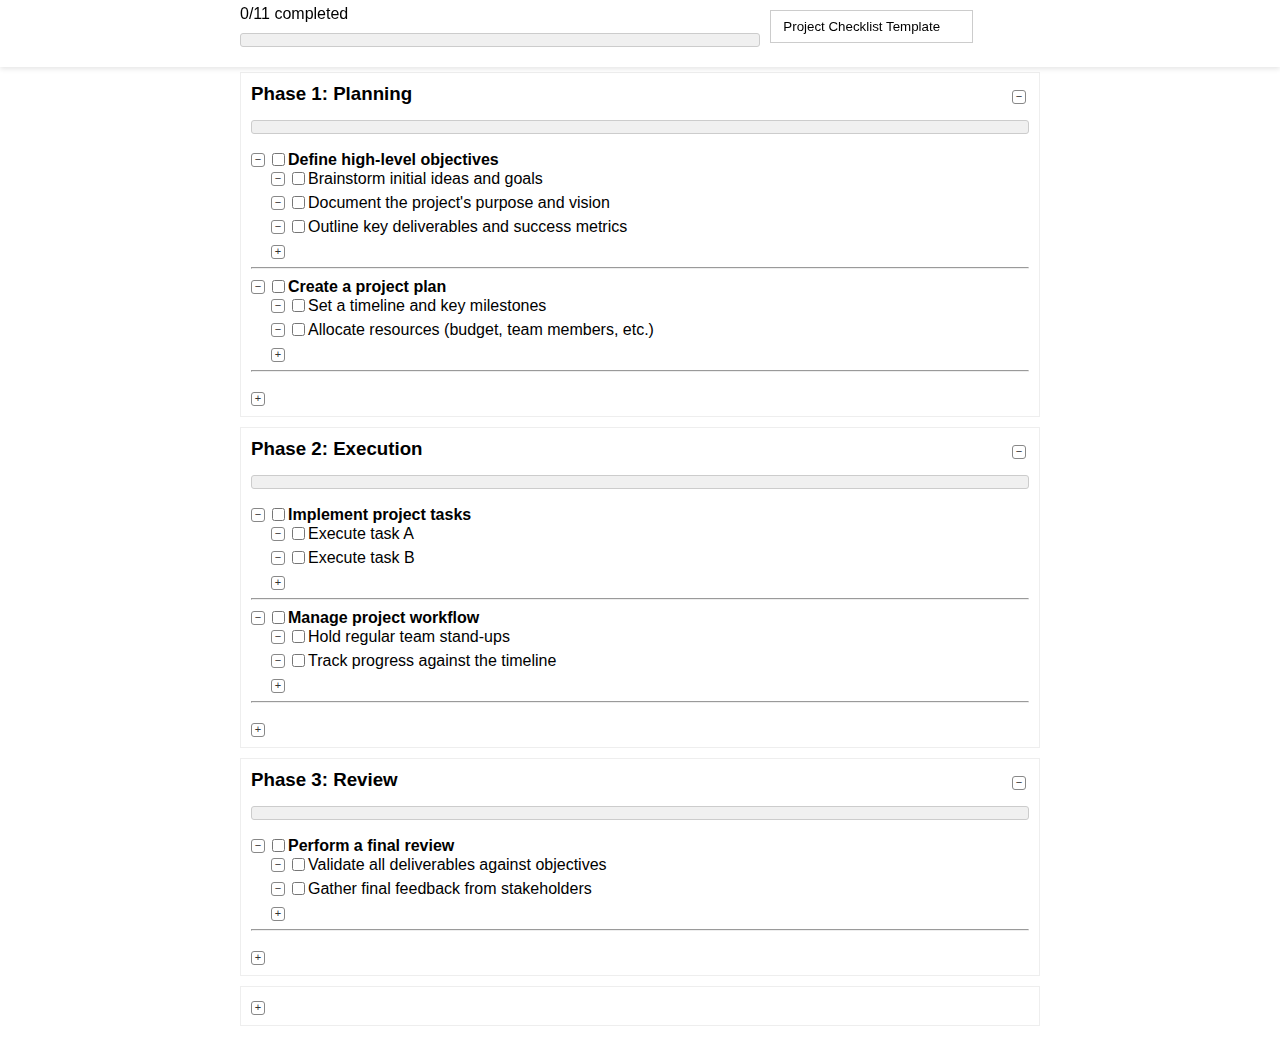
<file: ProductivityTools/checklist.html>
<!DOCTYPE html>
<html lang="en">
<head>
    <meta charset="UTF-8">
    <meta name="viewport" content="width=device-width, initial-scale=1.0">
    <title>Project Checklist Template</title>
    <style>
        body { font-family: sans-serif; margin: 0; padding: 0; }
        h1, h3 { margin-top: 0; margin-bottom: 5px; }
        .container { max-width: 800px; margin: 0 auto; padding: 5px; }
        .sticky-header { position: sticky; top: 0; background-color: #fff; z-index: 100; box-shadow: 0 2px 5px rgba(0,0,0,0.1); }
        .section { margin-bottom: 10px; padding: 10px; border: 1px solid #eee; position: relative; }
        .control-bar { display: flex; justify-content: space-between; align-items: center; margin-bottom: 15px; }
        .progress-bar-container { height: 12px; background-color: #f0f0f0; border: 1px solid #ccc; margin-top: 10px; border-radius: 3px; }
        .progress-bar-fill { height: 100%; background-color: #000000; transition: width 0.3s ease-in-out; border-radius: 3px; }
        button { padding: 8px 12px; border: 1px solid #ccc; background-color: #f9f9f9; cursor: pointer; }
        button:hover { background-color: #e9e9e9; }
        input[type="text"] { padding: 8px 12px; border: 1px solid #ccc; }
        .hidden { display: none; }
        [contenteditable]:focus { outline: 2px solid black; }
        ul { list-style: none; padding-left: 0; }
        li { margin-bottom: 5px; }
        .task-item-container, .subtask-item-container { display: flex; align-items: center; flex-grow: 1; }
        .subtask-item-container { padding-left: 20px; }
        .subtask-list { padding-left: 0; }
        /* Styles for buttons to look like checkboxes */
        .checkbox-style-button {
            all: unset;
            display: inline-flex;
            justify-content: center;
            align-items: center;
            width: 12px; 
            height: 12px;
            border: 1px solid #888;
            background-color: #fff;
            cursor: pointer;
            font-size: 11px;
            line-height: 1;
            margin-right: 3px;
            color: #333;
            border-radius: 3px; 
        }
        .checkbox-style-button:hover { background-color: #f0f0f0; }
        .add-button-container { margin-top: 5px; }
        .subtask-add-button { margin-left: 20px; }
        .task-add-button { margin-left: 0; }
    </style>
    <script src="storage.js"></script>
</head>
<body>

	<div class="sticky-header">
		<div class="container">
			<div class="control-bar">
				<div style="flex:1">
					<div>
						<span id="overall-progress-text">0/0 completed</span>
					</div>
					<div class="progress-bar-container">
						<div id="overall-progress-bar" class="progress-bar-fill"></div>
					</div>
				</div>
				<div style="display:flex; align-items:center; gap:6px; margin-left:10px">
					<input id="projectTitleInput" type="text" value="Project Checklist Template">
					<span id="auto-save-indicator" style="font-size: 12px; color: #666; opacity: 0; transition: opacity 0.3s;">Auto-saved</span>
				</div>
			</div>
		</div>
	</div>
    
    <div class="container" id="main-container">
        <!-- Checklist -->
        <div id="checklist-container"></div>
        
        <div class="section">
            <button id="add-phase-button" data-action="add-phase" class="checkbox-style-button">+</button>
        </div>
    </div>

    <script>
        document.addEventListener('DOMContentLoaded', () => {
            
            // Initial data for the checklist
            const initialProjectData = {
                title: "Project Checklist Template",
                phases: [
                    {
                        id: 'phase-1',
                        title: 'Phase 1: Planning',
                        tasks: [
                            {
                                id: 'phase-1-task-1',
                                title: 'Define high-level objectives',
                                subtasks: [
                                    { id: 'phase-1-subtask-1-1', text: 'Brainstorm initial ideas and goals', checked: false },
                                    { id: 'phase-1-subtask-1-2', text: 'Document the project\'s purpose and vision', checked: false },
                                    { id: 'phase-1-subtask-1-3', text: 'Outline key deliverables and success metrics', checked: false }
                                ]
                            },
                            {
                                id: 'phase-1-task-2',
                                title: 'Create a project plan',
                                subtasks: [
                                    { id: 'phase-1-subtask-2-1', text: 'Set a timeline and key milestones', checked: false },
                                    { id: 'phase-1-subtask-2-2', text: 'Allocate resources (budget, team members, etc.)', checked: false }
                                ]
                            }
                        ]
                    },
                    {
                        id: 'phase-2',
                        title: 'Phase 2: Execution',
                        tasks: [
                            {
                                id: 'phase-2-task-1',
                                title: 'Implement project tasks',
                                subtasks: [
                                    { id: 'phase-2-subtask-1-1', text: 'Execute task A', checked: false },
                                    { id: 'phase-2-subtask-1-2', text: 'Execute task B', checked: false }
                                ]
                            },
                            {
                                id: 'phase-2-task-2',
                                title: 'Manage project workflow',
                                subtasks: [
                                    { id: 'phase-2-subtask-2-1', text: 'Hold regular team stand-ups', checked: false },
                                    { id: 'phase-2-subtask-2-2', text: 'Track progress against the timeline', checked: false }
                                ]
                            }
                        ]
                    },
                    {
                        id: 'phase-3',
                        title: 'Phase 3: Review',
                        tasks: [
                            {
                                id: 'phase-3-task-1',
                                title: 'Perform a final review',
                                subtasks: [
                                    { id: 'phase-3-subtask-1-1', text: 'Validate all deliverables against objectives', checked: false },
                                    { id: 'phase-3-subtask-1-2', text: 'Gather final feedback from stakeholders', checked: false }
                                ]
                            }
                        ]
                    }
                ]
            };

            // Load data from storage or use initial data
            let projectData = window.productivityStorage.loadAppData('checklist', initialProjectData);
            if (!projectData) projectData = JSON.parse(JSON.stringify(initialProjectData));
            
            const mainContainer = document.getElementById('main-container');

            function renderChecklist() {
                const container = document.getElementById('checklist-container');
                container.innerHTML = '';
                
                projectData.phases.forEach(phase => {
                    let phaseHtml = `
                        <div id="${phase.id}" class="section">
                            <div style="display: flex; align-items: center; justify-content: space-between;">
                                <h3 contenteditable="true" data-type="phase" data-id="${phase.id}">${phase.title}</h3>
                                <button data-action="delete-phase" data-phase-id="${phase.id}" title="Delete Phase" class="checkbox-style-button">−</button>
                            </div>
                            <div class="progress-bar-container">
                                <div id="${phase.id}-progress-bar" class="progress-bar-fill"></div>
                            </div>
                            <ul class="task-list">
                    `;
                    phase.tasks.forEach(task => {
                        phaseHtml += `
                            <li class="task-list-item">
                                <div class="task-item-container">
                                    <button data-action="delete-task" data-phase-id="${phase.id}" data-task-id="${task.id}" title="Delete Task" class="checkbox-style-button">−</button>
                                    <input type="checkbox" id="${task.id}" data-type="task-checkbox" data-phase="${phase.id}" class="main-checkbox" ${task.subtasks.every(s => s.checked) ? 'checked' : ''}>
                                    <b><div contenteditable="true" data-type="task-text" data-phase-id="${phase.id}" data-id="${task.id}">${task.title}</div></b>
                                </div>
                                <ul class="subtask-list">
                        `;
                        task.subtasks.forEach(subtask => {
                            phaseHtml += `
                                    <li>
                                        <div class="subtask-item-container">
                                            <button data-action="delete-subtask" data-phase-id="${phase.id}" data-task-id="${task.id}" data-subtask-id="${subtask.id}" title="Delete Subtask" class="checkbox-style-button">−</button>
                                            <input type="checkbox" id="${subtask.id}" data-type="subtask-checkbox" data-phase="${phase.id}" data-parent="${task.id}" ${subtask.checked ? 'checked' : ''}>
                                            <div contenteditable="true" data-type="subtask-text" data-phase-id="${phase.id}" data-task-id="${task.id}" data-id="${subtask.id}">${subtask.text}</div>
                                        </div>
                                    </li>
                            `;
                        });
                        phaseHtml += `
                                    <li class="add-button-container subtask-add-button">
                                        <button data-action="add-subtask" data-phase-id="${phase.id}" data-task-id="${task.id}" class="checkbox-style-button">+</button>
                                    </li>
                                </ul>
                            </li>
                            <hr>
                        `;
                    });
                    phaseHtml += `
                            </ul>
                            <div class="add-button-container task-add-button">
                                <button data-action="add-task" data-phase-id="${phase.id}" class="checkbox-style-button">+</button>
                            </div>
                        </div>
                    `;
                    container.innerHTML += phaseHtml;
                });
                updateAllProgress();
            }

            function updateDataState(element) {
                const type = element.dataset.type;
                const phaseId = element.dataset.phaseId;
                
                const phase = projectData.phases.find(p => p.id === phaseId);
                if (!phase) return;

                if (type === 'phase') {
                    phase.title = element.textContent;
                } else if (type === 'task-text') {
                    const taskId = element.dataset.id;
                    const task = phase.tasks.find(t => t.id === taskId);
                    if (task) task.title = element.textContent;
                } else if (type === 'subtask-text') {
                    const taskId = element.dataset.taskId;
                    const subtaskId = element.dataset.id;
                    const task = phase.tasks.find(t => t.id === taskId);
                    if (task) {
                        const subtask = task.subtasks.find(s => s.id === subtaskId);
                        if (subtask) subtask.text = element.textContent;
                    }
                }
                // Auto-save after data changes
                window.productivityStorage.autoSave('checklist', projectData);
                showAutoSaveIndicator();
            }

            function showAutoSaveIndicator() {
                const indicator = document.getElementById('auto-save-indicator');
                indicator.style.opacity = '1';
                setTimeout(() => {
                    indicator.style.opacity = '0';
                }, 2000);
            }

            function updateProgress(container, barId, textId) {
                const subCheckboxes = container.querySelectorAll('input[type="checkbox"]:not(.main-checkbox)');
                const totalItems = subCheckboxes.length;
                const completedItems = Array.from(subCheckboxes).filter(c => c.checked).length;
                const percentage = totalItems > 0 ? (completedItems / totalItems) * 100 : 0;
                
                const progressBar = document.getElementById(barId);
                const progressText = document.getElementById(textId);
                
                if (progressBar) progressBar.style.width = `${percentage}%`;
                if (progressText) progressText.textContent = `${completedItems}/${totalItems} completed`;
            }

            function updateMainCheckbox(parentMainId) { const parentMainCheckbox = document.getElementById(parentMainId); const parentContainer = parentMainCheckbox.closest('li'); const subCheckboxes = parentContainer.querySelectorAll('input[type="checkbox"]:not(.main-checkbox)'); parentMainCheckbox.checked = Array.from(subCheckboxes).every(c => c.checked); }

            function updateAllProgress() { projectData.phases.forEach(p => updateProgress(document.getElementById(p.id), `${p.id}-progress-bar`)); updateProgress(document.body, 'overall-progress-bar', 'overall-progress-text'); }

            document.body.addEventListener('click', async (event) => {
                const target = event.target;
                const action = target.dataset.action;

                if (!action) return;

                switch (action) {
                    case 'add-phase':
                        projectData.phases.push({ id: `phase-${Date.now()}`, title: 'New Phase', tasks: [] });
                        renderChecklist();
                        // Auto-save after adding phase
                        window.productivityStorage.autoSave('checklist', projectData);
                        showAutoSaveIndicator();
                        break;
                    case 'delete-phase':
                        projectData.phases = projectData.phases.filter(p => p.id !== target.dataset.phaseId);
                        renderChecklist();
                        // Auto-save after deleting phase
                        window.productivityStorage.autoSave('checklist', projectData);
                        showAutoSaveIndicator();
                        break;
                    case 'add-task':
                        const phaseForTask = projectData.phases.find(p => p.id === target.dataset.phaseId);
                        if (phaseForTask) {
                            phaseForTask.tasks.push({ id: `task-${Date.now()}`, title: 'New Task', subtasks: [] });
                            renderChecklist();
                            // Auto-save after adding task
                            window.productivityStorage.autoSave('checklist', projectData);
                            showAutoSaveIndicator();
                        }
                        break;
                    case 'delete-task':
                        const phaseForDeleteTask = projectData.phases.find(p => p.id === target.dataset.phaseId);
                        if (phaseForDeleteTask) {
                            phaseForDeleteTask.tasks = phaseForDeleteTask.tasks.filter(t => t.id !== target.dataset.taskId);
                            renderChecklist();
                            // Auto-save after deleting task
                            window.productivityStorage.autoSave('checklist', projectData);
                            showAutoSaveIndicator();
                        }
                        break;
                    case 'add-subtask':
                        const phaseForSubtask = projectData.phases.find(p => p.id === target.dataset.phaseId);
                        const taskForSubtask = phaseForSubtask?.tasks.find(t => t.id === target.dataset.taskId);
                        if (taskForSubtask) {
                            taskForSubtask.subtasks.push({ id: `subtask-${Date.now()}`, text: 'New Subtask', checked: false });
                            renderChecklist();
                            // Auto-save after adding subtask
                            window.productivityStorage.autoSave('checklist', projectData);
                            showAutoSaveIndicator();
                        }
                        break;
                    case 'delete-subtask':
                        const phaseForDeleteSubtask = projectData.phases.find(p => p.id === target.dataset.phaseId);
                        const taskForDeleteSubtask = phaseForDeleteSubtask?.tasks.find(t => t.id === target.dataset.taskId);
                        if (taskForDeleteSubtask) {
                            taskForDeleteSubtask.subtasks = taskForDeleteSubtask.subtasks.filter(s => s.id !== target.dataset.subtaskId);
                            renderChecklist();
                            // Auto-save after deleting subtask
                            window.productivityStorage.autoSave('checklist', projectData);
                            showAutoSaveIndicator();
                        }
                        break;

                }
            });

            // Update the data model in real-time as the user types
            document.body.addEventListener('input', (event) => { const target = event.target; if (target.contentEditable === 'true') { updateDataState(target); } });

            document.body.addEventListener('change', (event) => {
                const target = event.target;
                if (target.type === 'checkbox') {
                    const phaseId = target.dataset.phase;
                    const taskId = target.dataset.parent || target.id;
                    const subtaskId = target.dataset.parent ? target.id : null;

                    const phase = projectData.phases.find(p => p.id === phaseId);
                    if (!phase) return;

                    const task = phase.tasks.find(t => t.id === taskId);
                    if (!task) return;

                    // Handle subtask checkbox change
                    if (subtaskId) {
                        const subtask = task.subtasks.find(s => s.id === subtaskId);
                        if (subtask) subtask.checked = target.checked;
                        updateMainCheckbox(task.id);
                    } else { // Handle main task checkbox change
                        task.subtasks.forEach(s => s.checked = target.checked);
                    }
                    
                    updateAllProgress();
                    // Auto-save after checkbox change
                    window.productivityStorage.autoSave('checklist', projectData);
                    showAutoSaveIndicator();
                }
            });

            document.getElementById('projectTitleInput').addEventListener('input', (event) => { 
                projectData.title = event.target.value; 
                // Auto-save after title change
                window.productivityStorage.autoSave('checklist', projectData);
                showAutoSaveIndicator();
            });

            renderChecklist();
        });
    </script>
</body>
</html>
</file>
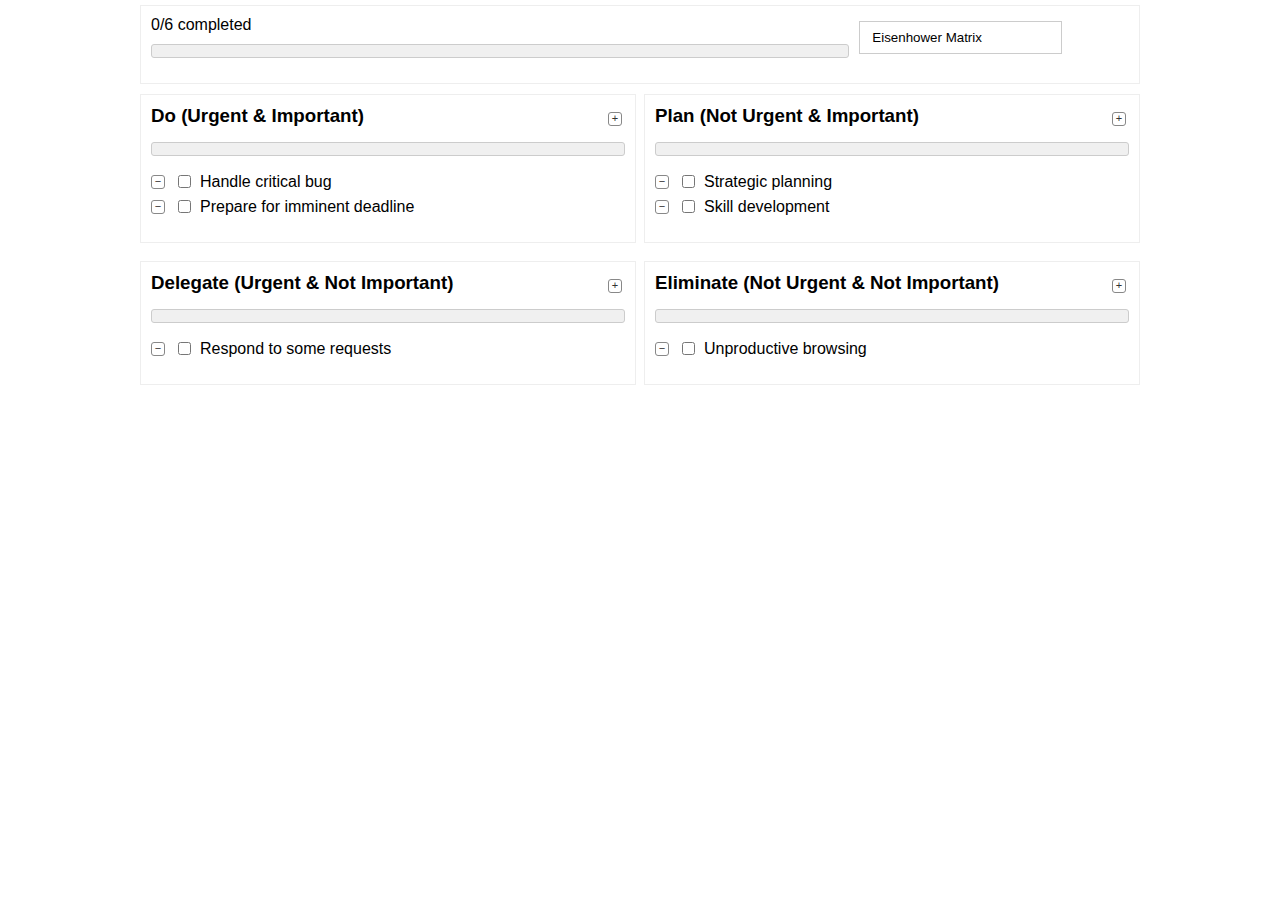
<file: ProductivityTools/eisenhower.html>
<!DOCTYPE html>
<html lang="en">
<head>
    <meta charset="UTF-8" />
    <meta name="viewport" content="width=device-width, initial-scale=1.0" />
    <title>Eisenhower Matrix</title>
    <style>
        body { font-family: sans-serif; margin: 0; padding: 0; }
        h1, h3 { margin-top: 0; margin-bottom: 5px; }
        .container { max-width: 1000px; margin: 0 auto; padding: 5px; }
        .section { margin-bottom: 10px; padding: 10px; border: 1px solid #eee; position: relative; }
        .control-bar { display: flex; justify-content: space-between; align-items: center; margin-bottom: 15px; }
        .progress-bar-container { height: 12px; background-color: #f0f0f0; border: 1px solid #ccc; margin-top: 10px; border-radius: 3px; }
        .progress-bar-fill { height: 100%; background-color: #000000; transition: width 0.3s ease-in-out; border-radius: 3px; }
        button { padding: 8px 12px; border: 1px solid #ccc; background-color: #f9f9f9; cursor: pointer; }
        button:hover { background-color: #e9e9e9; }
        input[type="text"] { padding: 8px 12px; border: 1px solid #ccc; }
        [contenteditable]:focus, input:focus { outline: 2px solid black; }
        ul { list-style: none; padding-left: 0; }
        li { margin-bottom: 6px; }
        .grid-2x2 { display: grid; grid-template-columns: repeat(2, 1fr); grid-auto-rows: auto; gap: 8px; }
        .muted { color: #666; font-size: 12px; }
        .quad-header { display: flex; align-items: center; justify-content: space-between; gap: 8px; }
        .task-item { display: flex; align-items: center; gap: 6px; }
        .task-text { flex: 1; }
        /* Match checklist + / − compact buttons */
        .checkbox-style-button {
            all: unset;
            display: inline-flex;
            justify-content: center;
            align-items: center;
            width: 12px;
            height: 12px;
            border: 1px solid #888;
            background-color: #fff;
            cursor: pointer;
            font-size: 11px;
            line-height: 1;
            margin-right: 3px;
            color: #333;
            border-radius: 3px;
        }
        .checkbox-style-button:hover { background-color: #f0f0f0; }
    </style>
    <link rel="icon" href="data:," />
    <meta name="color-scheme" content="light" />
    <script src="storage.js"></script>
</head>
<body>
    <div class="container" id="main-container">
        <div class="section">
            <div class="control-bar">
                <div style="flex:1">
                    <div><span id="overall-progress-text">0/0 completed</span></div>
                    <div class="progress-bar-container">
                        <div id="overall-progress-bar" class="progress-bar-fill"></div>
                    </div>
                </div>
                <div style="display:flex; align-items:center; gap:6px; margin-left:10px">
                    <input id="projectTitleInput" type="text" value="Eisenhower Matrix" />
                    <span id="auto-save-indicator" style="font-size: 12px; color: #666; opacity: 0; transition: opacity 0.3s;">Auto-saved</span>
                </div>
            </div>
        </div>

        <div class="grid-2x2" id="matrix-grid">
            <!-- Quadrants render here -->
        </div>
    </div>

    <script>
        document.addEventListener('DOMContentLoaded', () => {
            const initialData = {
                title: 'Eisenhower Matrix',
                quadrants: [
                    { id: 'q1', title: 'Do (Urgent & Important)', tasks: [
                        { id: 'q1-t1', text: 'Handle critical bug', checked: false },
                        { id: 'q1-t2', text: 'Prepare for imminent deadline', checked: false }
                    ]},
                    { id: 'q2', title: 'Plan (Not Urgent & Important)', tasks: [
                        { id: 'q2-t1', text: 'Strategic planning', checked: false },
                        { id: 'q2-t2', text: 'Skill development', checked: false }
                    ]},
                    { id: 'q3', title: 'Delegate (Urgent & Not Important)', tasks: [
                        { id: 'q3-t1', text: 'Respond to some requests', checked: false }
                    ]},
                    { id: 'q4', title: 'Eliminate (Not Urgent & Not Important)', tasks: [
                        { id: 'q4-t1', text: 'Unproductive browsing', checked: false }
                    ]}
                ]
            };

            // Load data from storage or use initial data
            let data = window.productivityStorage.loadAppData('eisenhower', initialData);
            if (!data) data = JSON.parse(JSON.stringify(initialData));

            const grid = document.getElementById('matrix-grid');
            const projectTitleInput = document.getElementById('projectTitleInput');
            const overallProgressText = document.getElementById('overall-progress-text');
            const overallProgressBar = document.getElementById('overall-progress-bar');

            function render() {
                grid.innerHTML = '';
                data.quadrants.forEach(q => {
                    const section = document.createElement('div');
                    section.className = 'section';
                    section.id = q.id;
                    section.innerHTML = `
                        <div class="quad-header">
                            <h3 contenteditable="true" data-type="quadrant-title" data-qid="${q.id}">${q.title}</h3>
                            <button data-action="add-task" data-qid="${q.id}" class="checkbox-style-button">+</button>
                        </div>
                        <div class="progress-bar-container">
                            <div id="${q.id}-progress" class="progress-bar-fill"></div>
                        </div>
                        <ul class="task-list">
                            ${q.tasks.map(t => `
                                <li>
                                    <div class="task-item">
                                        <button data-action="delete-task" data-qid="${q.id}" data-tid="${t.id}" class="checkbox-style-button">−</button>
                                        <input type="checkbox" id="${t.id}" data-type="task-checkbox" data-qid="${q.id}" ${t.checked ? 'checked' : ''} />
                                        <div class="task-text" contenteditable="true" data-type="task-text" data-qid="${q.id}" data-tid="${t.id}">${t.text}</div>
                                    </div>
                                </li>
                            `).join('')}
                        </ul>
                    `;
                    grid.appendChild(section);
                });
                updateAllProgress();
            }

            function updateAllProgress() {
                // per quadrant
                data.quadrants.forEach(q => {
                    const el = document.getElementById(q.id);
                    if (!el) return;
                    const bar = document.getElementById(`${q.id}-progress`);
                    const total = q.tasks.length;
                    const done = q.tasks.filter(t => t.checked).length;
                    const pct = total > 0 ? (done / total) * 100 : 0;
                    if (bar) bar.style.width = `${pct}%`;
                });
                // overall
                const totals = data.quadrants.reduce((acc, q) => {
                    acc.total += q.tasks.length;
                    acc.done += q.tasks.filter(t => t.checked).length;
                    return acc;
                }, { total: 0, done: 0 });
                const overallPct = totals.total > 0 ? (totals.done / totals.total) * 100 : 0;
                overallProgressText.textContent = `${totals.done}/${totals.total} completed`;
                overallProgressBar.style.width = `${overallPct}%`;
            }

            function updateDataFromEditable(target) {
                const type = target.dataset.type;
                if (type === 'quadrant-title') {
                    const qid = target.dataset.qid;
                    const quad = data.quadrants.find(q => q.id === qid);
                    if (quad) quad.title = target.textContent;
                } else if (type === 'task-text') {
                    const qid = target.dataset.qid;
                    const tid = target.dataset.tid;
                    const quad = data.quadrants.find(q => q.id === qid);
                    if (!quad) return;
                    const task = quad.tasks.find(t => t.id === tid);
                    if (task) task.text = target.textContent;
                }
                // Auto-save after data changes
                window.productivityStorage.autoSave('eisenhower', data);
                showAutoSaveIndicator();
            }

            function showAutoSaveIndicator() {
                const indicator = document.getElementById('auto-save-indicator');
                indicator.style.opacity = '1';
                setTimeout(() => {
                    indicator.style.opacity = '0';
                }, 2000);
            }

            document.body.addEventListener('input', (e) => {
                const target = e.target;
                if (target.id === 'projectTitleInput') {
                    data.title = target.value;
                    // Auto-save after title change
                    window.productivityStorage.autoSave('eisenhower', data);
                    showAutoSaveIndicator();
                } else if (target.contentEditable === 'true') {
                    updateDataFromEditable(target);
                }
            });

            document.body.addEventListener('change', (e) => {
                const target = e.target;
                if (target.dataset.type === 'task-checkbox') {
                    const qid = target.dataset.qid;
                    const quad = data.quadrants.find(q => q.id === qid);
                    if (!quad) return;
                    const task = quad.tasks.find(t => t.id === target.id);
                    if (task) task.checked = !!target.checked;
                    updateAllProgress();
                    // Auto-save after checkbox change
                    window.productivityStorage.autoSave('eisenhower', data);
                    showAutoSaveIndicator();
                }
            });

            document.body.addEventListener('click', async (e) => {
                const target = e.target;
                const action = target.dataset.action;
                if (!action) return;
                switch(action) {
                    case 'add-task': {
                        const qid = target.dataset.qid;
                        const quad = data.quadrants.find(q => q.id === qid);
                        if (quad) {
                            quad.tasks.push({ id: `task-${Date.now()}`, text: 'New task', checked: false });
                            render();
                            // Auto-save after adding task
                            window.productivityStorage.autoSave('eisenhower', data);
                            showAutoSaveIndicator();
                        }
                        break;
                    }
                    case 'delete-task': {
                        const qid = target.dataset.qid;
                        const tid = target.dataset.tid;
                        const quad = data.quadrants.find(q => q.id === qid);
                        if (quad) {
                            quad.tasks = quad.tasks.filter(t => t.id !== tid);
                            render();
                            // Auto-save after deleting task
                            window.productivityStorage.autoSave('eisenhower', data);
                            showAutoSaveIndicator();
                        }
                        break;
                    }

                }
            });

            // Initial render
            projectTitleInput.value = data.title;
            render();
        });
    </script>
</body>
</html>
</file>
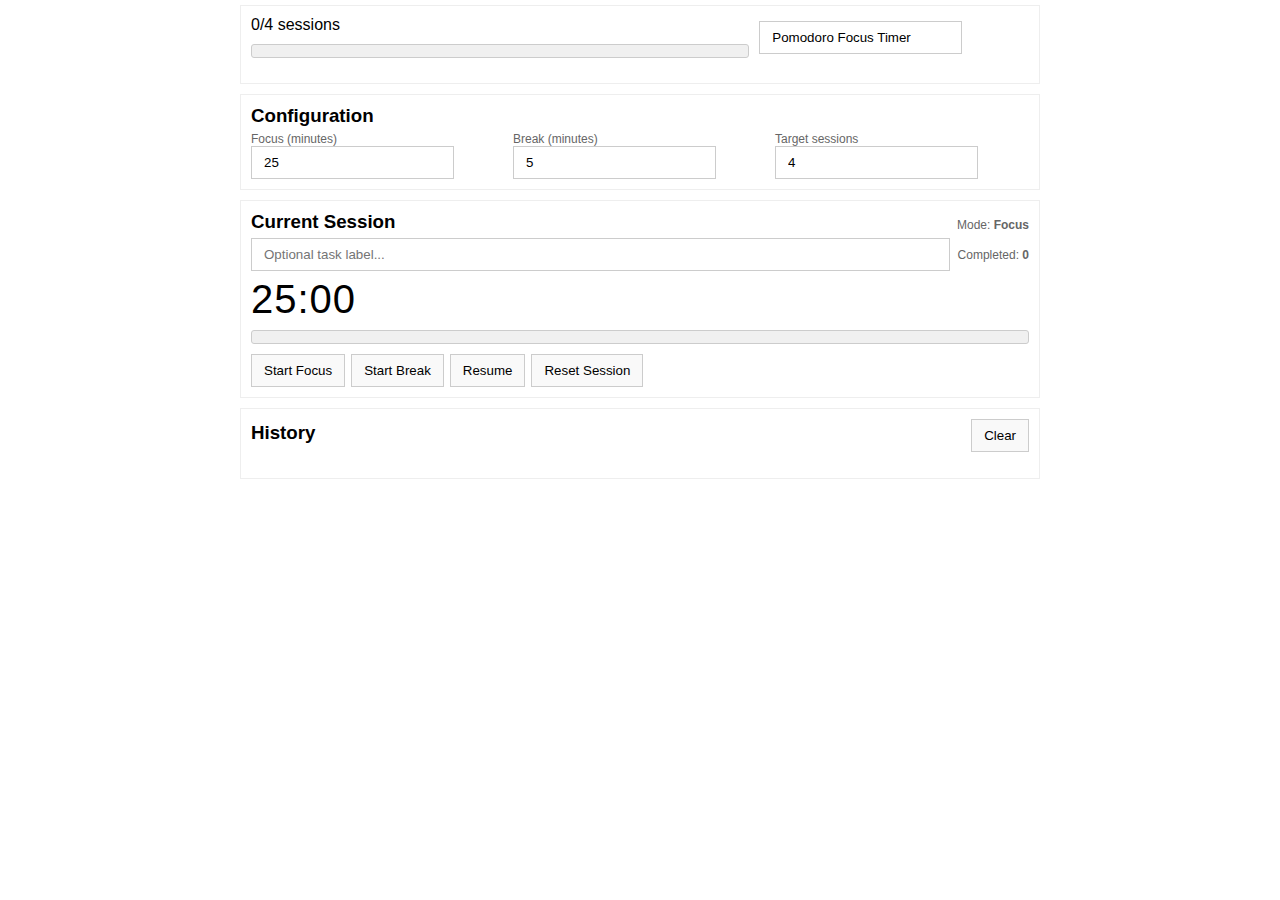
<file: ProductivityTools/pomodoro.html>
<!DOCTYPE html>
<html lang="en">
<head>
    <meta charset="UTF-8" />
    <meta name="viewport" content="width=device-width, initial-scale=1.0" />
    <title>Pomodoro Focus Timer</title>
    <style>
        body { font-family: sans-serif; margin: 0; padding: 0; }
        h1, h3 { margin-top: 0; margin-bottom: 5px; }
        .container { max-width: 800px; margin: 0 auto; padding: 5px; }
        .section { margin-bottom: 10px; padding: 10px; border: 1px solid #eee; position: relative; }
        .control-bar { display: flex; justify-content: space-between; align-items: center; margin-bottom: 15px; }
        .progress-bar-container { height: 12px; background-color: #f0f0f0; border: 1px solid #ccc; margin-top: 10px; border-radius: 3px; }
        .progress-bar-fill { height: 100%; background-color: #000000; transition: width 0.3s ease-in-out; border-radius: 3px; }
        button { padding: 8px 12px; border: 1px solid #ccc; background-color: #f9f9f9; cursor: pointer; }
        button:hover { background-color: #e9e9e9; }
        input[type="text"], input[type="number"] { padding: 8px 12px; border: 1px solid #ccc; }
        .hidden { display: none; }
        [contenteditable]:focus, input:focus { outline: 2px solid black; }
        .btn-row { display: flex; gap: 6px; flex-wrap: wrap; }
        .grid { display: grid; grid-template-columns: repeat(auto-fit, minmax(180px, 1fr)); gap: 8px; }
        .muted { color: #666; font-size: 12px; }
        .big-time { font-variant-numeric: tabular-nums; font-size: 40px; letter-spacing: 1px; }
        ul { list-style: none; padding-left: 0; }
        li { margin-bottom: 6px; }
    </style>
    <link rel="icon" href="data:," />
    <meta name="color-scheme" content="light" />
    <script src="storage.js"></script>
</head>
<body>
    <div class="container" id="main-container">
        <div class="section">
            <div class="control-bar">
                <div style="flex:1">
                    <div>
                        <span id="overall-progress-text">0/0 sessions</span>
                    </div>
                    <div class="progress-bar-container">
                        <div id="overall-progress-bar" class="progress-bar-fill"></div>
                    </div>
                </div>
                <div style="display:flex; align-items:center; gap:6px; margin-left:10px">
                    <input id="projectTitleInput" type="text" value="Pomodoro Focus Timer" />
                    <span id="auto-save-indicator" style="font-size: 12px; color: #666; opacity: 0; transition: opacity 0.3s;">Auto-saved</span>
                </div>
            </div>
        </div>
                 <div class="section">
             <h3>Configuration</h3>
             <div class="grid">
                                   <label>
                      <div class="muted">Focus (minutes)</div>
                      <input id="focusMinutesInput" type="number" min="0.1" step="0.1" value="25" />
                  </label>
                                   <label>
                      <div class="muted">Break (minutes)</div>
                      <input id="breakMinutesInput" type="number" min="0.1" step="0.1" value="5" />
                  </label>
                 <label>
                     <div class="muted">Target sessions</div>
                     <input id="targetSessionsInput" type="number" min="1" value="4" />
                 </label>
                                                               </div>
         </div>

        <div class="section">
            <div style="display:flex; justify-content:space-between; align-items:center">
                <h3>Current Session</h3>
                <div class="muted">Mode: <b id="modeLabel">Focus</b></div>
            </div>
            <div style="display:flex; align-items:center; gap:8px; flex-wrap:wrap; margin-bottom:6px">
                <input id="currentTaskInput" type="text" placeholder="Optional task label..." style="flex:1; min-width:220px" />
                <span class="muted">Completed: <b id="sessionsCompletedText">0</b></span>
            </div>
            <div class="big-time" id="timeDisplay">25:00</div>
            <div class="progress-bar-container" style="margin-top:8px">
                <div id="session-progress-bar" class="progress-bar-fill" style="width:0%"></div>
            </div>
            <div class="btn-row" style="margin-top:10px">
                <button data-action="start-focus">Start Focus</button>
                <button data-action="start-break">Start Break</button>
                <button data-action="toggle-pause" id="pauseResumeButton">Pause</button>
                <button data-action="reset-session">Reset Session</button>
            </div>
        </div>

        <div class="section">
            <div style="display:flex; justify-content:space-between; align-items:center">
                <h3>History</h3>
                <button data-action="clear-history">Clear</button>
            </div>
            <ul id="historyList"></ul>
        </div>
    </div>

    <script>
        document.addEventListener('DOMContentLoaded', () => {
                         const initialData = {
                 title: 'Pomodoro Focus Timer',
                 focusMinutes: 25,
                 breakMinutes: 5,
                 targetSessions: 4,
                 sessionsCompleted: 0,
                 autoSwitch: false,
                 soundEnabled: true,
                 current: {
                     mode: 'focus', // 'focus' | 'break'
                     totalSeconds: 25 * 60,
                     remainingSeconds: 25 * 60,
                     running: false,
                     taskLabel: ''
                 },
                 history: [] // { id, mode, taskLabel, startedAt, endedAt, plannedSeconds, actualSeconds, status }
             };

            // Load data from storage or use initial data
            let state = window.productivityStorage.loadAppData('pomodoro', initialData);
            if (!state) state = JSON.parse(JSON.stringify(initialData));
            let intervalId = null;

            // Elements
            const projectTitleInput = document.getElementById('projectTitleInput');
            const overallProgressText = document.getElementById('overall-progress-text');
            const overallProgressBar = document.getElementById('overall-progress-bar');

                         const focusMinutesInput = document.getElementById('focusMinutesInput');
             const breakMinutesInput = document.getElementById('breakMinutesInput');
             const targetSessionsInput = document.getElementById('targetSessionsInput');

            const modeLabel = document.getElementById('modeLabel');
            const timeDisplay = document.getElementById('timeDisplay');
            const sessionProgressBar = document.getElementById('session-progress-bar');
            const sessionsCompletedText = document.getElementById('sessionsCompletedText');
            const currentTaskInput = document.getElementById('currentTaskInput');

            const historyList = document.getElementById('historyList');
            const pauseResumeButton = document.getElementById('pauseResumeButton');

            function secondsToMMSS(totalSeconds) {
                const minutes = Math.floor(totalSeconds / 60);
                const seconds = totalSeconds % 60;
                return `${String(minutes).padStart(2,'0')}:${String(seconds).padStart(2,'0')}`;
            }

            function updateOverallProgress() {
                const target = Math.max(1, Number(state.targetSessions) || 1);
                const completed = Math.max(0, Number(state.sessionsCompleted) || 0);
                const pct = Math.min(100, Math.max(0, (completed / target) * 100));
                overallProgressText.textContent = `${completed}/${target} sessions`;
                overallProgressBar.style.width = `${pct}%`;
            }

            function updateSessionUI() {
                modeLabel.textContent = state.current.mode === 'focus' ? 'Focus' : 'Break';
                timeDisplay.textContent = secondsToMMSS(state.current.remainingSeconds);
                const pct = Math.max(0, Math.min(100, (1 - (state.current.remainingSeconds / state.current.totalSeconds)) * 100));
                sessionProgressBar.style.width = isFinite(pct) ? `${pct}%` : '0%';
                sessionsCompletedText.textContent = String(state.sessionsCompleted);
                currentTaskInput.value = state.current.taskLabel || '';
                pauseResumeButton.textContent = state.current.running ? 'Pause' : 'Resume';
            }

            function renderHistory() {
                historyList.innerHTML = '';
                state.history.slice().reverse().forEach(entry => {
                    const li = document.createElement('li');
                    const start = new Date(entry.startedAt);
                    const end = entry.endedAt ? new Date(entry.endedAt) : null;
                    const timeRange = end ? `${start.toLocaleTimeString()} - ${end.toLocaleTimeString()}` : `${start.toLocaleTimeString()} - ...`;
                    const label = entry.taskLabel ? ` • ${entry.taskLabel}` : '';
                    const duration = secondsToMMSS(entry.actualSeconds || 0);
                    li.textContent = `${entry.mode === 'focus' ? 'Focus' : 'Break'}${label} • ${timeRange} • ${duration} • ${entry.status}`;
                    historyList.appendChild(li);
                });
            }

                         function applyConfigToState() {
                 const f = Math.max(0.1, Number(focusMinutesInput.value) || state.focusMinutes);
                 const b = Math.max(0.1, Number(breakMinutesInput.value) || state.breakMinutes);
                 let t = Number(targetSessionsInput.value) || state.targetSessions;
                 
                 // Reset sessions if target is less than 0
                 if (t < 0) {
                     t = 0;
                     state.sessionsCompleted = 0;
                     targetSessionsInput.value = 0;
                 }
                 
                 state.focusMinutes = f;
                 state.breakMinutes = b;
                 state.targetSessions = t;
                 state.autoSwitch = false; // Always false
                 state.soundEnabled = true; // Always true
                 
                 // Reset session when config changes
                 if (state.current.running) {
                     clearInterval(intervalId);
                     stopTimerRecord('Canceled');
                 }
                 const minutes = state.current.mode === 'focus' ? state.focusMinutes : state.breakMinutes;
                 state.current.totalSeconds = Math.round(minutes * 60);
                 state.current.remainingSeconds = Math.round(minutes * 60);
                 state.current.running = false;
                 updateSessionUI();
                 renderHistory();
             }

            function stopTimerRecord(status) {
                if (!state.current._sessionId) return;
                const idx = state.history.findIndex(h => h.id === state.current._sessionId);
                if (idx !== -1) {
                    state.history[idx].endedAt = Date.now();
                    state.history[idx].actualSeconds = state.history[idx].plannedSeconds - state.current.remainingSeconds;
                    state.history[idx].status = status;
                }
                state.current._sessionId = null;
            }

                                      // Audio context for timer alarm
              let audioContext = null;
              let alarmInterval = null;
              let isAlarmPlaying = false;
              
              function playAlarm() {
                  // Only play alarm if sound is enabled
                  if (!state.soundEnabled) return;
                  
                  // Don't start multiple alarms
                  if (isAlarmPlaying) return;
                  
                  isAlarmPlaying = true;
                  
                  try {
                      // Create audio context if it doesn't exist
                      if (!audioContext) {
                          audioContext = new (window.AudioContext || window.webkitAudioContext)();
                      }
                      
                      // Resume audio context if suspended (required for user interaction)
                      if (audioContext.state === 'suspended') {
                          audioContext.resume();
                      }
                      
                      // Start looping alarm
                      playAlarmSequence();
                      alarmInterval = setInterval(playAlarmSequence, 3400); // 3.4 seconds between sequences
                      
                  } catch (error) {
                      console.log('Audio not supported or blocked:', error);
                      isAlarmPlaying = false;
                  }
              }
              
              function playAlarmSequence() {
                  if (!audioContext || audioContext.state !== 'running') return;
                  
                  // Play a more noticeable alarm sequence
                  playAlarmBeep(0, 1000);    // High pitch beep
                  playAlarmBeep(800, 800);   // Medium pitch beep
                  playAlarmBeep(1600, 600);  // Low pitch beep
                  playAlarmBeep(2400, 1000); // High pitch beep again
              }
              
              function stopAlarm() {
                  if (alarmInterval) {
                      clearInterval(alarmInterval);
                      alarmInterval = null;
                  }
                  isAlarmPlaying = false;
              }
              
              function playAlarmBeep(delay, frequency) {
                  setTimeout(() => {
                      if (!audioContext || audioContext.state !== 'running') return;
                      
                      const oscillator = audioContext.createOscillator();
                      const gainNode = audioContext.createGain();
                      
                      oscillator.connect(gainNode);
                      gainNode.connect(audioContext.destination);
                      
                      // Configure sound - louder and more noticeable
                      oscillator.frequency.setValueAtTime(frequency, audioContext.currentTime);
                      oscillator.type = 'square'; // Square wave for more piercing sound
                      
                      // Configure volume envelope - much louder
                      gainNode.gain.setValueAtTime(0, audioContext.currentTime);
                      gainNode.gain.linearRampToValueAtTime(0.8, audioContext.currentTime + 0.05); // Higher volume
                      gainNode.gain.linearRampToValueAtTime(0.8, audioContext.currentTime + 0.3);  // Sustain
                      gainNode.gain.linearRampToValueAtTime(0, audioContext.currentTime + 0.6);    // Fade out
                      
                      // Play the sound
                      oscillator.start(audioContext.currentTime);
                      oscillator.stop(audioContext.currentTime + 0.6);
                      
                  }, delay);
              }
             
                                        function startTimer(mode) {
                 // Stop any playing alarm when starting a new timer
                 stopAlarm();
                 
                 clearInterval(intervalId);
                 state.current.mode = mode;
                 const minutes = mode === 'focus' ? state.focusMinutes : state.breakMinutes;
                 state.current.totalSeconds = Math.round(minutes * 60);
                 state.current.remainingSeconds = Math.round(minutes * 60);
                 state.current.running = true;
                 state.current.taskLabel = currentTaskInput.value || '';

                 const sessionId = `sess-${Date.now()}`;
                 state.current._sessionId = sessionId;
                 state.history.push({
                     id: sessionId,
                     mode,
                     taskLabel: state.current.taskLabel,
                     startedAt: Date.now(),
                     endedAt: null,
                     plannedSeconds: state.current.totalSeconds,
                     actualSeconds: 0,
                     status: 'Running'
                 });
                 renderHistory();

                 intervalId = setInterval(() => {
                     if (!state.current.running) return;
                     state.current.remainingSeconds = Math.max(0, state.current.remainingSeconds - 1);
                     updateSessionUI();

                     if (state.current.remainingSeconds === 0) {
                         clearInterval(intervalId);
                         stopTimerRecord('Completed');
                         
                         // Play alarm when timer completes
                         playAlarm();
                         
                         if (state.current.mode === 'focus') {
                             state.sessionsCompleted += 1;
                         }
                         updateOverallProgress();
                         renderHistory();
                         // Auto-save after session completion
                         window.productivityStorage.autoSave('pomodoro', state);
                         showAutoSaveIndicator();

                         // Always stop the timer and keep alarm playing until user takes action
                         state.current.running = false;
                         updateSessionUI();
                     }
                 }, 1000);

                 updateSessionUI();
             }

                         function togglePause() {
                 // Stop alarm when pausing/resuming
                 stopAlarm();
                 state.current.running = !state.current.running;
                 pauseResumeButton.textContent = state.current.running ? 'Pause' : 'Resume';
             }

             function resetSession() {
                 // Stop alarm when resetting session
                 stopAlarm();
                 clearInterval(intervalId);
                 stopTimerRecord('Canceled');
                 const minutes = state.current.mode === 'focus' ? state.focusMinutes : state.breakMinutes;
                 state.current.totalSeconds = Math.round(minutes * 60);
                 state.current.remainingSeconds = Math.round(minutes * 60);
                 state.current.running = false;
                 updateSessionUI();
                 renderHistory();
             }

            

                         function syncInputsFromState() {
                 projectTitleInput.value = state.title;
                 focusMinutesInput.value = state.focusMinutes;
                 breakMinutesInput.value = state.breakMinutes;
                 targetSessionsInput.value = state.targetSessions;
             }

            // Button actions
            document.body.addEventListener('click', async (event) => {
                const target = event.target;
                const action = target.dataset.action;
                if (!action) return;

                switch (action) {
                    
                    case 'start-focus':
                        startTimer('focus');
                        break;
                    case 'start-break':
                        startTimer('break');
                        break;
                    case 'toggle-pause':
                        togglePause();
                        break;
                    case 'reset-session':
                        resetSession();
                        break;
                                         case 'clear-history':
                         state.history = [];
                         renderHistory();
                         // Auto-save after clearing history
                         window.productivityStorage.autoSave('pomodoro', state);
                         showAutoSaveIndicator();
                         break;

                }
            });

            function showAutoSaveIndicator() {
                const indicator = document.getElementById('auto-save-indicator');
                indicator.style.opacity = '1';
                setTimeout(() => {
                    indicator.style.opacity = '0';
                }, 2000);
            }

                         // Live updates
             projectTitleInput.addEventListener('input', (e) => {
                 state.title = e.target.value;
                 // Auto-save after title change
                 window.productivityStorage.autoSave('pomodoro', state);
                 showAutoSaveIndicator();
             });
             currentTaskInput.addEventListener('input', (e) => {
                 state.current.taskLabel = e.target.value;
                 // Auto-save after task label change
                 window.productivityStorage.autoSave('pomodoro', state);
                 showAutoSaveIndicator();
             });
             
             // Auto-apply config changes
             focusMinutesInput.addEventListener('input', () => {
                 applyConfigToState();
                 updateOverallProgress();
                 window.productivityStorage.autoSave('pomodoro', state);
                 showAutoSaveIndicator();
             });
             breakMinutesInput.addEventListener('input', () => {
                 applyConfigToState();
                 updateOverallProgress();
                 window.productivityStorage.autoSave('pomodoro', state);
                 showAutoSaveIndicator();
             });
             targetSessionsInput.addEventListener('input', () => {
                 applyConfigToState();
                 updateOverallProgress();
                 window.productivityStorage.autoSave('pomodoro', state);
                 showAutoSaveIndicator();
             });

            // Init
            syncInputsFromState();
            updateOverallProgress();
            updateSessionUI();
            renderHistory();
        });
    </script>
</body>
</html>
</file>
<file: styles.css>
/* Unified Productivity Suite - Minimalist PWA Styles */
:root {
    /* Color palette */
    --primary-color: #4285f4;
    --primary-dark: #3367d6;
    --secondary-color: #34a853;
    --accent-color: #fbbc04;
    --danger-color: #ea4335;
    
    /* Neutral colors */
    --text-primary: #202124;
    --text-secondary: #5f6368;
    --text-muted: #9aa0a6;
    --border-color: #dadce0;
    --surface-color: #ffffff;
    --background-color: #f8f9fa;
    --surface-elevated: #ffffff;
    
    /* Spacing */
    --spacing-xs: 0.25rem;
    --spacing-sm: 0.5rem;
    --spacing-md: 1rem;
    --spacing-lg: 1.5rem;
    --spacing-xl: 2rem;
    
    /* Border radius */
    --radius-sm: 4px;
    --radius-md: 8px;
    --radius-lg: 12px;
    
    /* Typography */
    --font-family: -apple-system, BlinkMacSystemFont, 'Segoe UI', Roboto, sans-serif;
    --font-size-xs: 0.75rem;
    --font-size-sm: 0.875rem;
    --font-size-base: 1rem;
    --font-size-lg: 1.125rem;
    --font-size-xl: 1.25rem;
    --font-size-2xl: 1.5rem;
    
    /* Shadows */
    --shadow-sm: 0 1px 2px rgba(0,0,0,0.05);
    --shadow-md: 0 1px 3px rgba(0,0,0,0.1), 0 1px 2px rgba(0,0,0,0.06);
    --shadow-lg: 0 4px 6px rgba(0,0,0,0.1), 0 2px 4px rgba(0,0,0,0.06);
    --shadow-xl: 0 10px 15px rgba(0,0,0,0.1), 0 4px 6px rgba(0,0,0,0.05);
}

/* Reset and Base */
* {
    margin: 0;
    padding: 0;
    box-sizing: border-box;
}

body {
    font-family: var(--font-family);
    font-size: var(--font-size-base);
    line-height: 1.6;
    color: var(--text-primary);
    background: var(--background-color);
    min-height: 100vh;
    overflow-x: hidden;
}

#app {
    display: flex;
    flex-direction: column;
    min-height: 100vh;
    max-width: 100vw;
    margin: 0 auto;
    background: var(--surface-color);
    box-shadow: var(--shadow-lg);
}

/* Header styles removed - using centered navigation only */

/* Navigation */
.app-nav {
    background: var(--surface-elevated);
    border-bottom: 1px solid var(--border-color);
    padding: var(--spacing-md) 0;
    position: sticky;
    top: 0;
    z-index: 90;
    box-shadow: var(--shadow-sm);
    height: 76px; /* Fixed height for calculation */
    min-height: 76px;
}

.nav-container {
    display: flex;
    justify-content: center;
    align-items: center;
    max-width: 1400px;
    margin: 0 auto;
    padding: 0 var(--spacing-md);
    gap: var(--spacing-sm);
    overflow-x: auto;
    -webkit-overflow-scrolling: touch;
}

.nav-container::-webkit-scrollbar {
    display: none;
}

.nav-item {
    display: flex;
    flex-direction: column;
    align-items: center;
    gap: var(--spacing-xs);
    padding: var(--spacing-sm) var(--spacing-md);
    border: none;
    background: none;
    border-radius: var(--radius-md);
    cursor: pointer;
    transition: all 0.2s ease;
    color: var(--text-secondary);
    min-width: 80px;
    white-space: nowrap;
}

.nav-item:hover {
    background: var(--background-color);
    color: var(--text-primary);
}

.nav-item.active {
    background: var(--primary-color);
    color: white;
}

.nav-icon {
    font-size: var(--font-size-lg);
}

.nav-text {
    font-size: var(--font-size-sm);
    font-weight: 500;
}

/* Main Content */
.app-main {
    flex: 1;
    min-height: 0;
    overflow: hidden;
    padding: 0;
    background: var(--surface-color);
    position: relative;
}

/* Mobile View */
.mobile-view {
    display: block;
    height: 100%;
}

.desktop-view {
    display: none;
    height: 100%;
}

/* Desktop Dashboard */
.dashboard-grid {
    display: grid;
    grid-template-columns: 2fr 1fr;
    gap: var(--spacing-lg);
    height: 100%;
    min-height: 600px;
}

.dashboard-panel {
    background: var(--surface-elevated);
    border-radius: var(--radius-lg);
    box-shadow: var(--shadow-md);
    overflow: hidden;
}

.primary-panel {
    min-height: 600px;
}

.secondary-panels {
    display: flex;
    flex-direction: column;
}

.secondary-grid {
    display: grid;
    grid-template-rows: repeat(3, 1fr);
    gap: var(--spacing-md);
    height: 100%;
}

.secondary-panel {
    background: var(--surface-elevated);
    border-radius: var(--radius-md);
    box-shadow: var(--shadow-sm);
    overflow: hidden;
    min-height: 180px;
}

/* Tool Containers */
.tool-container {
    height: 100%;
    display: flex;
    flex-direction: column;
    background: var(--surface-elevated);
    border-radius: var(--radius-md);
    overflow: hidden;
}

.tool-template {
    height: 100%;
    display: flex;
    flex-direction: column;
}

.tool-header {
    display: flex;
    justify-content: space-between;
    align-items: center;
    padding: var(--spacing-md);
    border-bottom: 1px solid var(--border-color);
    background: var(--surface-color);
    flex-shrink: 0;
}

.tool-title {
    font-size: var(--font-size-lg);
    font-weight: 600;
    color: var(--text-primary);
}

.tool-controls {
    display: flex;
    align-items: center;
    gap: var(--spacing-sm);
    flex-wrap: wrap;
}

.tool-content {
    flex: 1;
    padding: var(--spacing-md);
    overflow-y: auto;
    min-height: 0;
}

/* Form Elements */
.btn {
    display: inline-flex;
    align-items: center;
    gap: var(--spacing-xs);
    padding: var(--spacing-sm) var(--spacing-md);
    border: 1px solid var(--border-color);
    border-radius: var(--radius-md);
    background: var(--surface-elevated);
    color: var(--text-primary);
    font-size: var(--font-size-sm);
    font-weight: 500;
    cursor: pointer;
    transition: all 0.2s ease;
    text-decoration: none;
    white-space: nowrap;
}

.btn:hover {
    background: var(--background-color);
    border-color: var(--text-secondary);
}

.btn-primary {
    background: var(--primary-color);
    color: white;
    border-color: var(--primary-color);
}

.btn-primary:hover {
    background: var(--primary-dark);
    border-color: var(--primary-dark);
}

.btn-secondary {
    background: var(--background-color);
    color: var(--text-secondary);
}

.btn-icon {
    padding: var(--spacing-sm);
    min-width: 36px;
    justify-content: center;
}

.project-input {
    padding: var(--spacing-sm) var(--spacing-md);
    border: 1px solid var(--border-color);
    border-radius: var(--radius-md);
    background: var(--surface-elevated);
    color: var(--text-primary);
    font-size: var(--font-size-sm);
    min-width: 200px;
}

.project-input:focus {
    outline: none;
    border-color: var(--primary-color);
    box-shadow: 0 0 0 3px rgba(66, 133, 244, 0.1);
}

/* Notebook Styles */
.notebook-container {
    display: grid;
    grid-template-columns: 1fr 300px;
    gap: var(--spacing-lg);
    height: 100%;
}

.note-editor {
    display: flex;
    flex-direction: column;
    height: 100%;
    background: var(--surface-elevated);
    border-radius: var(--radius-md);
    border: 1px solid var(--border-color);
    overflow: hidden;
}

.editor-header {
    padding: var(--spacing-md);
    border-bottom: 1px solid var(--border-color);
    background: var(--surface-color);
}

.note-title-input {
    width: 100%;
    padding: var(--spacing-sm);
    border: none;
    background: none;
    font-size: var(--font-size-lg);
    font-weight: 600;
    color: var(--text-primary);
    margin-bottom: var(--spacing-sm);
}

.note-title-input:focus {
    outline: none;
}

.note-meta {
    display: flex;
    align-items: center;
    gap: var(--spacing-sm);
    flex-wrap: wrap;
}

.note-tags-select {
    padding: var(--spacing-xs) var(--spacing-sm);
    border: 1px solid var(--border-color);
    border-radius: var(--radius-sm);
    background: var(--surface-elevated);
    font-size: var(--font-size-sm);
}

.note-tags-display {
    display: flex;
    gap: var(--spacing-xs);
    flex-wrap: wrap;
}

.tag-item {
    background: var(--accent-color);
    color: var(--text-primary);
    padding: var(--spacing-xs) var(--spacing-sm);
    border-radius: var(--radius-sm);
    font-size: var(--font-size-xs);
    display: flex;
    align-items: center;
    gap: var(--spacing-xs);
}

.tag-remove {
    background: none;
    border: none;
    color: var(--text-primary);
    cursor: pointer;
    font-size: var(--font-size-xs);
    padding: 0;
    border-radius: 50%;
    width: 16px;
    height: 16px;
    display: flex;
    align-items: center;
    justify-content: center;
}

.tag-remove:hover {
    background: rgba(0,0,0,0.1);
}

.editor-toolbar {
    padding: var(--spacing-sm) var(--spacing-md);
    border-bottom: 1px solid var(--border-color);
    background: var(--background-color);
}

.toolbar-group {
    display: flex;
    gap: var(--spacing-xs);
}

.toolbar-btn {
    padding: var(--spacing-xs) var(--spacing-sm);
    border: 1px solid var(--border-color);
    background: var(--surface-elevated);
    border-radius: var(--radius-sm);
    cursor: pointer;
    font-size: var(--font-size-sm);
    transition: all 0.2s ease;
}

.toolbar-btn:hover {
    background: var(--background-color);
}

.toolbar-btn.active {
    background: var(--primary-color);
    color: white;
    border-color: var(--primary-color);
}

.editor-content {
    flex: 1;
    padding: var(--spacing-md);
    overflow-y: auto;
}

.note-content-editor {
    min-height: 100%;
    outline: none;
    line-height: 1.7;
    color: var(--text-primary);
}

.note-content-editor:empty::before {
    content: attr(placeholder);
    color: var(--text-muted);
}

.editor-status {
    display: flex;
    justify-content: space-between;
    align-items: center;
    padding: var(--spacing-sm) var(--spacing-md);
    border-top: 1px solid var(--border-color);
    background: var(--background-color);
    font-size: var(--font-size-sm);
    color: var(--text-secondary);
}

.notes-sidebar {
    display: flex;
    flex-direction: column;
    background: var(--surface-elevated);
    border-radius: var(--radius-md);
    border: 1px solid var(--border-color);
    overflow: hidden;
}

.sidebar-header {
    padding: var(--spacing-md);
    border-bottom: 1px solid var(--border-color);
    background: var(--surface-color);
}

.sidebar-header h3 {
    margin-bottom: var(--spacing-sm);
    font-size: var(--font-size-lg);
    color: var(--text-primary);
}

.search-input {
    width: 100%;
    padding: var(--spacing-sm);
    border: 1px solid var(--border-color);
    border-radius: var(--radius-sm);
    background: var(--surface-elevated);
    font-size: var(--font-size-sm);
}

.search-input:focus {
    outline: none;
    border-color: var(--primary-color);
}

.notes-list {
    flex: 1;
    overflow-y: auto;
    padding: var(--spacing-sm);
}

.note-item {
    padding: var(--spacing-md);
    border-bottom: 1px solid var(--border-color);
    cursor: pointer;
    transition: background-color 0.2s ease;
}

.note-item:hover {
    background: var(--background-color);
}

.note-item.active {
    background: rgba(66, 133, 244, 0.1);
    border-left: 3px solid var(--primary-color);
}

.note-item h4 {
    font-size: var(--font-size-base);
    margin-bottom: var(--spacing-xs);
    color: var(--text-primary);
}

.note-item p {
    font-size: var(--font-size-sm);
    color: var(--text-secondary);
    line-height: 1.4;
}

/* Pomodoro Styles */
.pomodoro-container {
    display: flex;
    flex-direction: column;
    align-items: center;
    gap: var(--spacing-xl);
    padding: var(--spacing-lg);
}

.timer-display {
    display: flex;
    flex-direction: column;
    align-items: center;
    gap: var(--spacing-lg);
}

.timer-circle {
    display: flex;
    flex-direction: column;
    align-items: center;
    justify-content: center;
    width: 200px;
    height: 200px;
    border: 4px solid var(--border-color);
    border-radius: 50%;
    background: var(--surface-elevated);
    position: relative;
}

.timer-time {
    font-size: 2.5rem;
    font-weight: bold;
    color: var(--text-primary);
    font-variant-numeric: tabular-nums;
}

.timer-label {
    font-size: var(--font-size-sm);
    color: var(--text-secondary);
}

.timer-progress {
    text-align: center;
    min-width: 200px;
}

.progress-bar {
    height: 8px;
    background: var(--border-color);
    border-radius: var(--radius-sm);
    overflow: hidden;
    margin-bottom: var(--spacing-sm);
}

.progress-fill {
    height: 100%;
    background: var(--primary-color);
    transition: width 0.3s ease;
}

.session-count {
    font-size: var(--font-size-sm);
    color: var(--text-secondary);
}

.timer-controls {
    display: flex;
    gap: var(--spacing-md);
    flex-wrap: wrap;
    justify-content: center;
}

.timer-btn {
    padding: var(--spacing-md) var(--spacing-lg);
    border: 1px solid var(--border-color);
    border-radius: var(--radius-md);
    background: var(--surface-elevated);
    color: var(--text-primary);
    font-size: var(--font-size-base);
    cursor: pointer;
    transition: all 0.2s ease;
    min-width: 120px;
}

.timer-btn:hover {
    background: var(--background-color);
}

.timer-btn.primary {
    background: var(--primary-color);
    color: white;
    border-color: var(--primary-color);
}

.timer-btn.primary:hover {
    background: var(--primary-dark);
}

.timer-settings-panel {
    width: 100%;
    max-width: 500px;
    background: var(--surface-elevated);
    border: 1px solid var(--border-color);
    border-radius: var(--radius-md);
    padding: var(--spacing-lg);
}

.settings-grid {
    display: grid;
    grid-template-columns: repeat(auto-fit, minmax(200px, 1fr));
    gap: var(--spacing-md);
}

.setting-item {
    display: flex;
    flex-direction: column;
    gap: var(--spacing-xs);
}

.setting-item label {
    font-size: var(--font-size-sm);
    font-weight: 500;
    color: var(--text-primary);
}

.setting-item input {
    padding: var(--spacing-sm);
    border: 1px solid var(--border-color);
    border-radius: var(--radius-sm);
    background: var(--surface-elevated);
    font-size: var(--font-size-sm);
}

.setting-item input:focus {
    outline: none;
    border-color: var(--primary-color);
}

/* Checklist Styles */
.checklist-container {
    display: flex;
    flex-direction: column;
    gap: var(--spacing-lg);
}

.progress-section {
    background: var(--surface-elevated);
    padding: var(--spacing-md);
    border-radius: var(--radius-md);
    border: 1px solid var(--border-color);
}

.progress-text {
    text-align: center;
    font-size: var(--font-size-sm);
    color: var(--text-secondary);
    margin-top: var(--spacing-sm);
}

.tasks-list {
    display: flex;
    flex-direction: column;
    gap: var(--spacing-sm);
}

.task-item {
    display: flex;
    align-items: center;
    gap: var(--spacing-md);
    padding: var(--spacing-md);
    background: var(--surface-elevated);
    border: 1px solid var(--border-color);
    border-radius: var(--radius-md);
    transition: all 0.2s ease;
}

.task-item:hover {
    background: var(--background-color);
}

.task-checkbox {
    width: 20px;
    height: 20px;
    border: 2px solid var(--border-color);
    border-radius: var(--radius-sm);
    background: var(--surface-elevated);
    cursor: pointer;
    display: flex;
    align-items: center;
    justify-content: center;
    transition: all 0.2s ease;
}

.task-checkbox.checked {
    background: var(--secondary-color);
    border-color: var(--secondary-color);
    color: white;
}

.task-text {
    flex: 1;
    font-size: var(--font-size-base);
    color: var(--text-primary);
}

.task-text.completed {
    text-decoration: line-through;
    color: var(--text-secondary);
}

.task-actions {
    display: flex;
    gap: var(--spacing-xs);
}

.task-btn {
    padding: var(--spacing-xs);
    border: 1px solid var(--border-color);
    background: var(--surface-elevated);
    border-radius: var(--radius-sm);
    cursor: pointer;
    font-size: var(--font-size-sm);
    transition: all 0.2s ease;
}

.task-btn:hover {
    background: var(--background-color);
}

.task-btn.danger:hover {
    background: var(--danger-color);
    color: white;
    border-color: var(--danger-color);
}

/* Eisenhower Matrix Styles */
.eisenhower-container {
    height: 100%;
}

.matrix-grid {
    display: grid;
    grid-template-columns: 1fr 1fr;
    grid-template-rows: 1fr 1fr;
    gap: var(--spacing-md);
    height: 100%;
    min-height: 500px;
}

.matrix-quadrant {
    background: var(--surface-elevated);
    border: 2px solid var(--border-color);
    border-radius: var(--radius-md);
    padding: var(--spacing-md);
    display: flex;
    flex-direction: column;
    position: relative;
}

.matrix-quadrant.urgent-important {
    border-color: var(--danger-color);
    background: rgba(234, 67, 53, 0.05);
}

.matrix-quadrant.not-urgent-important {
    border-color: var(--accent-color);
    background: rgba(251, 188, 4, 0.05);
}

.matrix-quadrant.urgent-not-important {
    border-color: #ff9800;
    background: rgba(255, 152, 0, 0.05);
}

.matrix-quadrant.not-urgent-not-important {
    border-color: var(--secondary-color);
    background: rgba(52, 168, 83, 0.05);
}

.quadrant-header {
    margin-bottom: var(--spacing-md);
    text-align: center;
}

.quadrant-header h3 {
    font-size: var(--font-size-lg);
    margin-bottom: var(--spacing-xs);
}

.quadrant-subtitle {
    font-size: var(--font-size-sm);
    color: var(--text-secondary);
    font-weight: 500;
}

.quadrant-tasks {
    flex: 1;
    display: flex;
    flex-direction: column;
    gap: var(--spacing-sm);
    overflow-y: auto;
}

.matrix-task {
    display: flex;
    align-items: center;
    gap: var(--spacing-sm);
    padding: var(--spacing-sm);
    background: var(--surface-color);
    border: 1px solid var(--border-color);
    border-radius: var(--radius-sm);
    transition: all 0.2s ease;
}

.matrix-task:hover {
    background: var(--background-color);
}

.matrix-task-text {
    flex: 1;
    font-size: var(--font-size-sm);
}

.matrix-task-actions {
    display: flex;
    gap: var(--spacing-xs);
}

/* Settings Tool Styles */
.settings-container {
    max-width: 800px;
    margin: 0 auto;
    padding: var(--spacing-lg);
}

.settings-section {
    margin-bottom: var(--spacing-xl);
    background: var(--surface-elevated);
    border-radius: var(--radius-lg);
    padding: var(--spacing-lg);
    border: 1px solid var(--border-color);
}

.settings-section h3 {
    margin-bottom: var(--spacing-lg);
    color: var(--text-primary);
    font-size: var(--font-size-xl);
    font-weight: 600;
    display: flex;
    align-items: center;
    gap: var(--spacing-sm);
}

.settings-group {
    display: flex;
    flex-direction: column;
    gap: var(--spacing-lg);
}

.setting-item {
    padding: var(--spacing-md);
    border-radius: var(--radius-md);
    border: 1px solid var(--border-color);
    background: var(--surface-color);
}

.setting-item label {
    display: block;
    font-weight: 600;
    color: var(--text-primary);
    margin-bottom: var(--spacing-xs);
    font-size: var(--font-size-lg);
}

.setting-description {
    color: var(--text-secondary);
    font-size: var(--font-size-sm);
    margin-bottom: var(--spacing-md);
    line-height: 1.5;
}

.setting-buttons {
    display: flex;
    gap: var(--spacing-sm);
    flex-wrap: wrap;
    align-items: center;
}

.btn-danger {
    background: var(--danger-color);
    color: white;
    border-color: var(--danger-color);
}

.btn-danger:hover {
    background: #c82333;
    border-color: #c82333;
}

.storage-info {
    display: flex;
    flex-direction: column;
    gap: var(--spacing-sm);
}

.info-item {
    display: flex;
    justify-content: space-between;
    align-items: center;
    padding: var(--spacing-sm);
    background: var(--background-color);
    border-radius: var(--radius-sm);
}

.info-label {
    color: var(--text-secondary);
    font-size: var(--font-size-sm);
}

.info-value {
    color: var(--text-primary);
    font-weight: 500;
    font-size: var(--font-size-sm);
}

.storage-status {
    font-size: var(--font-size-sm);
    color: var(--text-secondary);
    padding: var(--spacing-xs) var(--spacing-sm);
    background: var(--background-color);
    border-radius: var(--radius-sm);
    border: 1px solid var(--border-color);
}

.settings-footer {
    margin-top: var(--spacing-xl);
    padding-top: var(--spacing-lg);
    border-top: 1px solid var(--border-color);
    text-align: center;
}

.app-info h4 {
    color: var(--text-primary);
    margin-bottom: var(--spacing-sm);
    font-size: var(--font-size-xl);
    font-weight: 600;
}

.app-info p {
    color: var(--text-secondary);
    margin-bottom: var(--spacing-xs);
    font-size: var(--font-size-sm);
}

.version-info {
    font-size: var(--font-size-xs) !important;
    opacity: 0.8;
}

/* Modal */
.modal-overlay {
    position: fixed;
    top: 0;
    left: 0;
    right: 0;
    bottom: 0;
    background: rgba(0,0,0,0.5);
    display: flex;
    align-items: center;
    justify-content: center;
    z-index: 1000;
    padding: var(--spacing-md);
}

.modal-content {
    background: var(--surface-elevated);
    border-radius: var(--radius-lg);
    max-width: 600px;
    width: 100%;
    max-height: 90vh;
    overflow-y: auto;
    box-shadow: var(--shadow-xl);
}

.modal-header {
    display: flex;
    justify-content: space-between;
    align-items: center;
    padding: var(--spacing-lg);
    border-bottom: 1px solid var(--border-color);
}

.modal-title {
    font-size: var(--font-size-xl);
    font-weight: 600;
}

.modal-close {
    background: none;
    border: none;
    font-size: var(--font-size-2xl);
    cursor: pointer;
    color: var(--text-secondary);
    padding: var(--spacing-xs);
    border-radius: var(--radius-sm);
}

.modal-close:hover {
    background: var(--background-color);
}

.modal-body {
    padding: var(--spacing-lg);
}

.modal-footer {
    display: flex;
    justify-content: flex-end;
    gap: var(--spacing-md);
    padding: var(--spacing-lg);
    border-top: 1px solid var(--border-color);
}

/* Status */
.status {
    margin: var(--spacing-md);
    padding: var(--spacing-md);
    border-radius: var(--radius-md);
    font-weight: 500;
    text-align: center;
    display: none;
}

.status.success {
    background: rgba(52, 168, 83, 0.1);
    color: var(--secondary-color);
    border: 1px solid rgba(52, 168, 83, 0.2);
    display: block;
}

.status.error {
    background: rgba(234, 67, 53, 0.1);
    color: var(--danger-color);
    border: 1px solid rgba(234, 67, 53, 0.2);
    display: block;
}

/* Global Timer Modal Styles */
.modal-overlay {
    position: fixed;
    top: 0;
    left: 0;
    right: 0;
    bottom: 0;
    background: rgba(0, 0, 0, 0.8);
    display: flex;
    align-items: center;
    justify-content: center;
    z-index: 2000; /* Higher than everything else */
}
.modal-content {
    background: white;
    border-radius: 12px;
    box-shadow: 0 8px 32px rgba(0, 0, 0, 0.3);
    min-width: 400px;
    max-width: 500px;
    margin: 20px;
    animation: modalBounce 0.3s ease-out;
}
.modal-header {
    padding: 20px 24px 16px;
    border-bottom: 1px solid #e2e8f0;
    text-align: center;
}
.modal-header h3 {
    margin: 0;
    font-size: 1.5rem;
    color: #1e293b;
    font-weight: bold;
}
.modal-body {
    padding: 24px;
    text-align: center;
}
.modal-body p {
    margin: 0;
    color: #64748b;
    font-size: 1.1rem;
    line-height: 1.6;
}
.modal-footer {
    padding: 16px 24px 24px;
    display: flex;
    gap: 12px;
    justify-content: center;
}
.btn {
    padding: 12px 24px;
    border: none;
    border-radius: 8px;
    font-size: 1rem;
    font-weight: 500;
    cursor: pointer;
    transition: all 0.2s ease;
}
.btn-primary {
    background: #10b981;
    color: white;
}
.btn-primary:hover {
    background: #059669;
    transform: translateY(-1px);
}
.btn-secondary {
    background: #64748b;
    color: white;
}
.btn-secondary:hover {
    background: #475569;
    transform: translateY(-1px);
}
@keyframes modalBounce {
    0% { transform: scale(0.8) translateY(-20px); opacity: 0; }
    100% { transform: scale(1) translateY(0); opacity: 1; }
}

.status.info {
    background: rgba(66, 133, 244, 0.1);
    color: var(--primary-color);
    border: 1px solid rgba(66, 133, 244, 0.2);
    display: block;
}

/* Footer */
.app-footer {
    background: var(--background-color);
    border-top: 1px solid var(--border-color);
    padding: var(--spacing-md);
    text-align: center;
    color: var(--text-secondary);
    font-size: var(--font-size-sm);
}

.footer-content {
    display: flex;
    justify-content: space-between;
    align-items: center;
    max-width: 1400px;
    margin: 0 auto;
    gap: var(--spacing-md);
}

.footer-links {
    display: flex;
    gap: var(--spacing-md);
}

.footer-link {
    background: none;
    border: none;
    color: var(--text-secondary);
    cursor: pointer;
    font-size: var(--font-size-sm);
    text-decoration: underline;
}

.footer-link:hover {
    color: var(--text-primary);
}

/* Responsive Design */
@media (min-width: 768px) {
    .mobile-view {
        display: none;
    }
    
    .desktop-view {
        display: block;
    }
}

@media (max-width: 768px) {
    .app-nav {
        position: static;
        padding: var(--spacing-sm) 0;
    }
    
    .nav-container {
        justify-content: center;
    }
    
    .nav-item {
        min-width: 70px;
        padding: var(--spacing-xs) var(--spacing-sm);
    }
    
    .nav-text {
        font-size: var(--font-size-xs);
    }
    
    .notebook-container {
        grid-template-columns: 1fr;
        grid-template-rows: 1fr auto;
    }
    
    .notes-sidebar {
        max-height: 300px;
    }
    
    .timer-circle {
        width: 150px;
        height: 150px;
    }
    
    .timer-time {
        font-size: 2rem;
    }
    
    .timer-controls {
        gap: var(--spacing-sm);
    }
    
    .timer-btn {
        min-width: 100px;
        padding: var(--spacing-sm) var(--spacing-md);
    }
    
    .matrix-grid {
        grid-template-columns: 1fr;
        grid-template-rows: repeat(4, auto);
        min-height: auto;
    }
    
    .matrix-quadrant {
        min-height: 200px;
    }
    
    .settings-grid {
        grid-template-columns: 1fr;
    }
    
    .modal-content {
        margin: var(--spacing-md);
        max-height: calc(100vh - 2rem);
    }
    
    .footer-content {
        flex-direction: column;
        text-align: center;
    }
}

@media (max-width: 480px) {
    .nav-item {
        min-width: 60px;
        padding: var(--spacing-xs) var(--spacing-sm);
    }
    
    .nav-text {
        font-size: var(--font-size-xs);
    }
    
    .timer-circle {
        width: 120px;
        height: 120px;
    }
    
    .timer-time {
        font-size: 1.5rem;
    }
    
    .timer-btn {
        min-width: 80px;
        font-size: var(--font-size-sm);
    }
}

/* Utility Classes */
.hidden {
    display: none !important;
}

.sr-only {
    position: absolute;
    width: 1px;
    height: 1px;
    padding: 0;
    margin: -1px;
    overflow: hidden;
    clip: rect(0, 0, 0, 0);
    white-space: nowrap;
    border: 0;
}

/* Loading States */
.loading {
    opacity: 0.6;
    pointer-events: none;
}

.spinner {
    display: inline-block;
    width: 20px;
    height: 20px;
    border: 2px solid var(--border-color);
    border-radius: 50%;
    border-top-color: var(--primary-color);
    animation: spin 1s ease-in-out infinite;
}

@keyframes spin {
    to { transform: rotate(360deg); }
}

/* Focus States */
*:focus {
    outline: 2px solid var(--primary-color);
    outline-offset: 2px;
}

button:focus,
input:focus,
select:focus,
textarea:focus {
    outline: 2px solid var(--primary-color);
    outline-offset: 2px;
}

/* Print Styles */
@media print {
    .app-header,
    .app-nav,
    .app-footer,
    .tool-controls,
    .modal-overlay {
        display: none !important;
    }
    
    .app-main {
        padding: 0;
    }
    
    .tool-content {
        padding: 0;
    }
}
</file>
